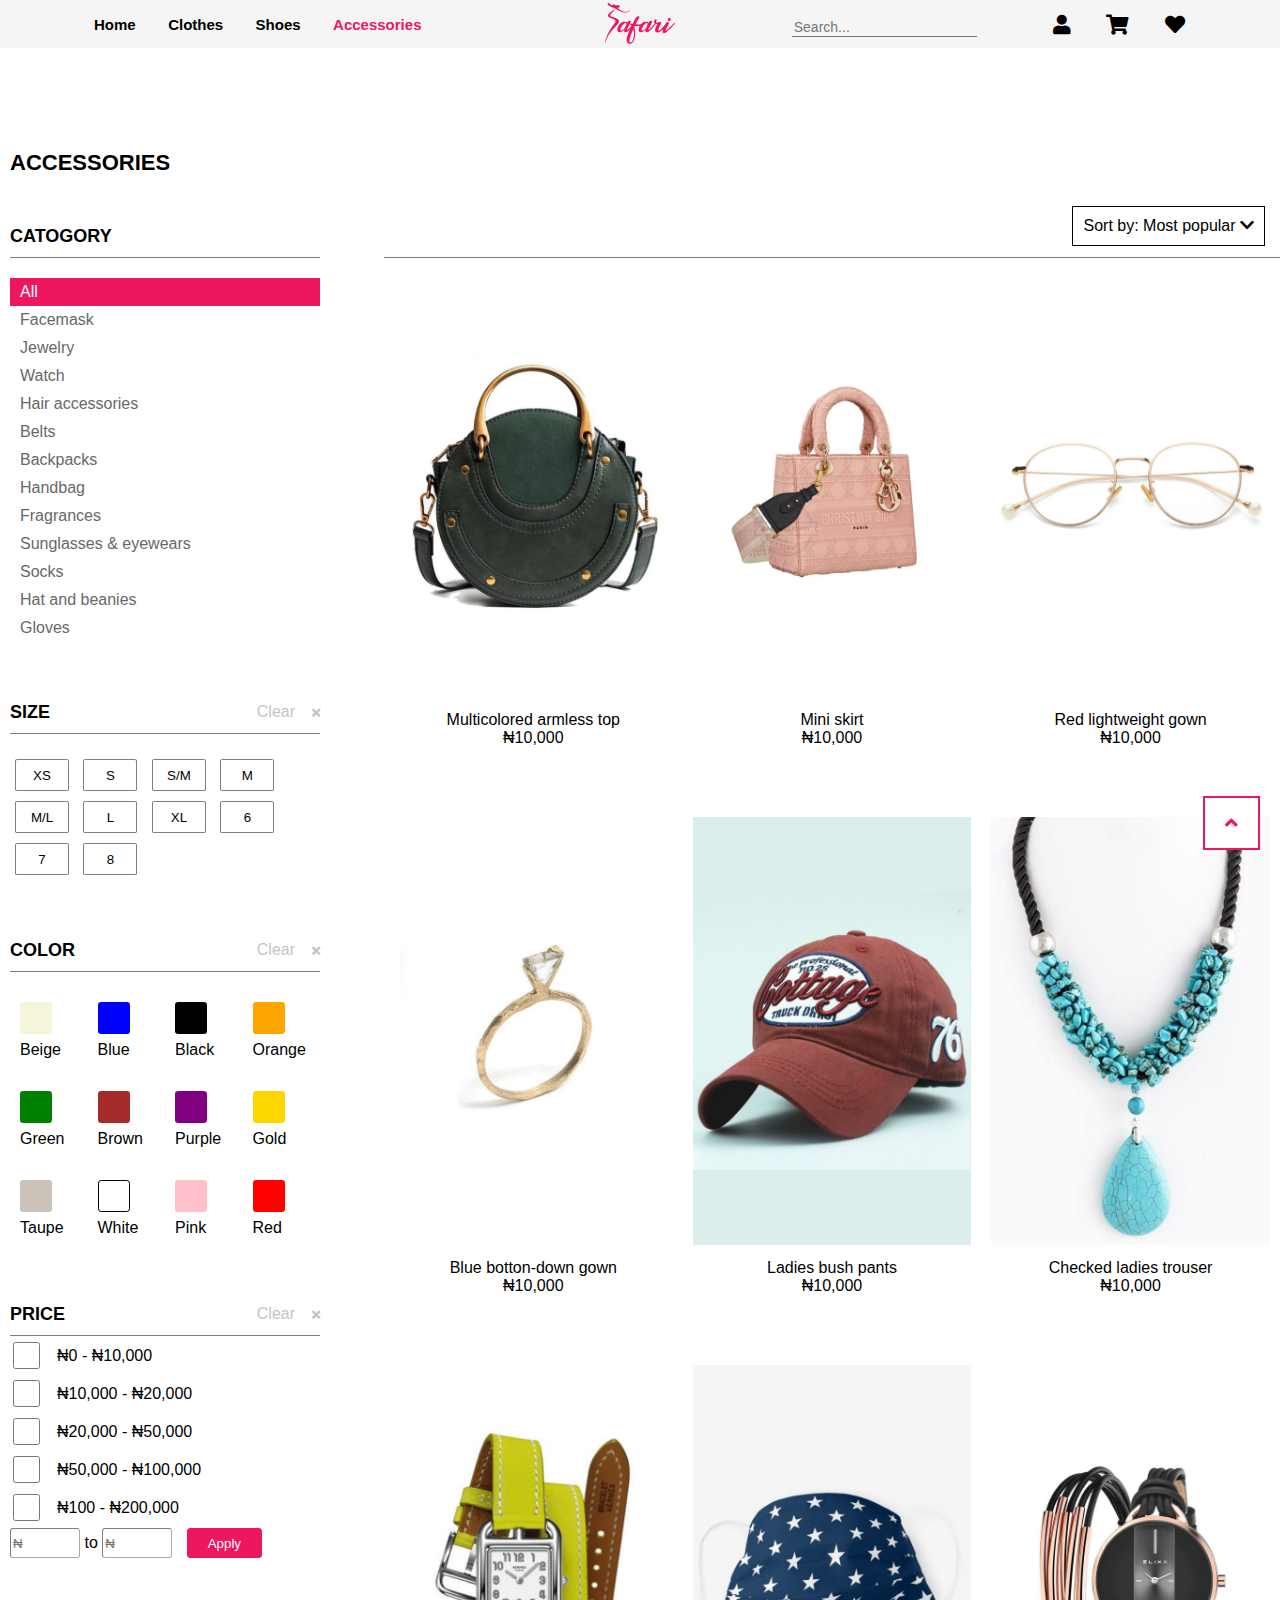
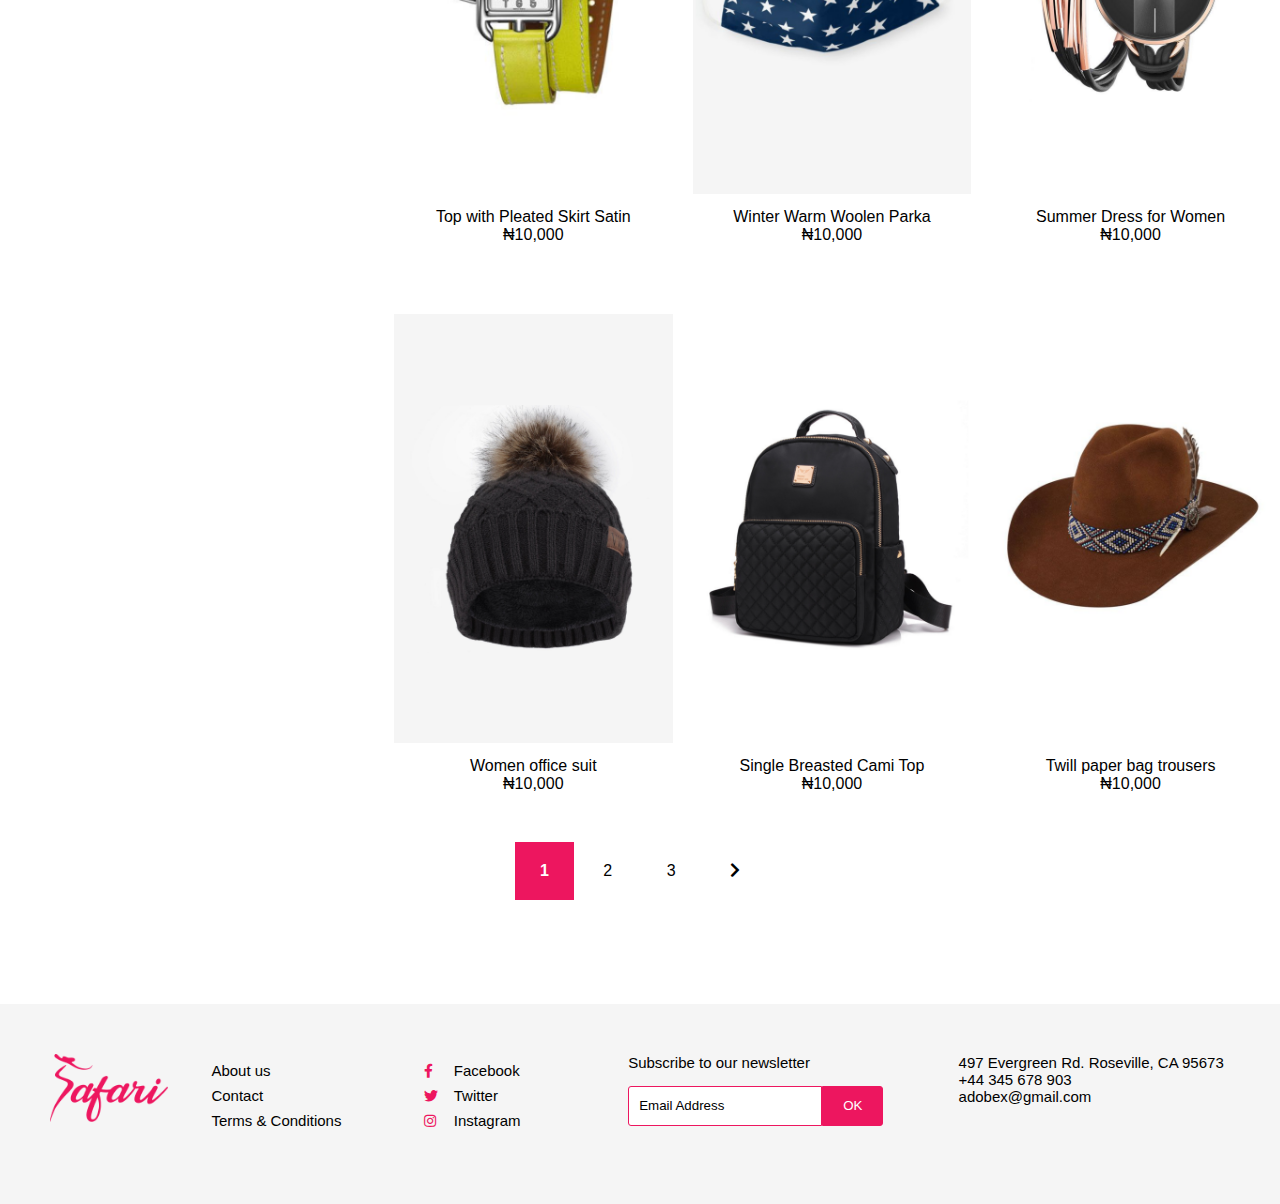
<file: Accessories/index.html>
<!DOCTYPE html>
<html lang="en">
<head>
    <meta charset="UTF-8">
    <meta http-equiv="X-UA-Compatible" content="IE=edge">
    <meta name="viewport" content="width=device-width, initial-scale=1.0">
    <link rel="stylesheet" href="../HeaderFooter.css">
    <link rel="stylesheet" href="./assets/css/style.css">
    <link rel="stylesheet" href="./assets/css/responsive.css">
    <link rel="icon" href="./assets/images/logo_icon.png" type="image/x-icon"/>
    <link rel="stylesheet" href="https://cdnjs.cloudflare.com/ajax/libs/font-awesome/5.15.3/css/all.min.css"> 
    <title>Safari store</title>
</head>
<body>
    <div id="main">
        <div id="header">
            <div id="mobile_navbar" class="mobile_navbar">
                <i class="fas fa-bars"></i>
            </div>

            <div class="right_navbar">
                <input placeholder="Search..." class="input_search" type="text">
                <i class="search_icon fas fa-search"></i>
                <a href="./../Sign-inCreate-account/index.html"><i class="user_icon fas fa-user"></i></a>
                <a href="./../Cart/index.html"><i class="shopping_icon fas fa-shopping-cart"></i></a>
                <a href="./../Favorites/index.html"><i class="heart_icon fas fa-heart"></i></a>
            </div>

            <ul class="navbar">
                    <li>
                        <a href="./../Home/index.html">Home</a>
                    </li>
                    <li>
                        <a href="./../Clothes/index.html">Clothes</a>
                    </li>
                    <li>
                        <a href="./../Shoes/index.html">Shoes</a>
                    </li>
                    <li>
                        <a href="./../Accessories/index.html">Accessories</a>
                    </li>
            </ul>
            <div class="logo">
                <a href="./../Home/index.html"><img src="./assets/images/Logo.png" alt="logo.jpg"></a>
            </div>
        </div>

        <div id="content">
            <h1 class="title">ACCESSORIES</h1>
            <input type="checkbox" class="nav_input" id="nav_menu">
            <label for="nav_menu" class="nav_overlay">
                    
            </label>

            <div class="menu">
                <div class="category">
                    <div class="nav-title">
                        <h2>CATOGORY</h2>
                    </div>

                    <div class="pick_style">
                        <li class="active"><a href="#"></a>All</li>
                        <li><a href="#"></a>Facemask</li>
                        <li><a href="#"></a>Jewelry</li>
                        <li><a href="#"></a>Watch</li>
                        <li><a href="#"></a>Hair accessories</li>
                        <li><a href="#"></a>Belts</li>
                        <li><a href="#"></a>Backpacks</li>
                        <li><a href="#"></a>Handbag</li>
                        <li><a href="#"></a>Fragrances</li>
                        <li><a href="#"></a>Sunglasses & eyewears</li>
                        <li><a href="#"></a>Socks</li>
                        <li><a href="#"></a>Hat and beanies</li>
                        <li><a href="#"></a>Gloves</li>
                    </div>    
                </div>

                <div class="size">
                    <div class="nav-title">
                        <h2>SIZE</h2>
                        <div class="clear">
                            <p>Clear</p>
                            <i class="fas fa-times"></i>
                        </div>
                    </div>
                
                    <div class="pick_size">
                        <button>XS</button>
                        <button>S</button>
                        <button>S/M</button>
                        <button>M</button>
                        <button>M/L</button>
                        <button>L</button>
                        <button>XL</button>
                        <button>6</button>
                        <button>7</button>
                        <button>8</button>
                    </div>    
                </div>

                <div class="color">
                    <div class="nav-title">
                        <h2>COLOR</h2>
                        <div class="clear">
                            <p>Clear</p>
                            <i class="fas fa-times"></i>
                        </div>
                    </div>
            
                    <div class="pick_color">
                        <li><div class="rectangle_color" style="background-color: beige;"><a href=""></a></div>Beige</li>
                        <li><div class="rectangle_color" style="background-color: blue"><a href=""></a></div>Blue</li>
                        <li><div class="rectangle_color" style="background-color: black"><a href=""></a></div>Black</li>
                        <li><div class="rectangle_color" style="background-color: orange"><a href=""></a></div>Orange</li>
                        <li><div class="rectangle_color" style="background-color: green"><a href=""></a></div>Green</li>
                        <li><div class="rectangle_color" style="background-color: brown"><a href=""></a></div>Brown</li>
                        <li><div class="rectangle_color" style="background-color: purple"><a href=""></a></div>Purple</li>
                        <li><div class="rectangle_color" style="background-color: gold"><a href=""></a></div>Gold</li>
                        <li><div class="rectangle_color" style="background-color: #CAC1B8"><a href=""></a></div>Taupe</li>
                        <li><div class="rectangle_color" style="background-color: white; border: 1px solid black;"><a href=""></a></div>White</li>
                        <li><div class="rectangle_color" style="background-color: pink"><a href=""></a></div>Pink</li>
                        <li><div class="rectangle_color" style="background-color: red"><a href=""></a></div>Red</li>
                    </div>    
                </div>

                <div class="price">
                    <div class="nav-title">
                        <h2>PRICE</h2>
                        <div class="clear">
                            <p>Clear</p>
                            <i class="fas fa-times"></i>
                        </div>
                    </div>

                    <div class="pick_price">
                        <table>
                            <tr>
                                <td><input type="checkbox" id="0-10k" ></td>
                                <td><label for="0-10k">₦0 - ₦10,000</label></td>
                            </tr>
                            <tr>
                                <td><input type="checkbox" id="10k-20k"></td>
                                <td><label for="10k-20k">₦10,000 - ₦20,000</label></td>
                            </tr>
                            <tr>
                                <td><input type="checkbox" id="20k-50k"></td>
                                <td><label for="20k-50k">₦20,000 - ₦50,000</label></td>
                            </tr>
                            <tr>
                                <td><input type="checkbox" id="50k-100k"></td>
                                <td><label for="50k-100k">₦50,000 - ₦100,000</td></label></td>
                            </tr>
                            <tr>
                                <td><input type="checkbox" id="100k-200k"></td>
                                <td><label for="100k-200k">₦100 - ₦200,000</label></td>
                            </tr>
                        </table>
                        <input type="number" placeholder="₦" step="5000"> to <input type="number" placeholder="₦" step="5000">
                        <button>Apply</button>
                    </div>
                </div>
            </div>

            <div class="main_product">
                <label for="nav_menu" class="bo_loc">
                    <i class="fas fa-filter"></i>Lọc
                </label>

                <div class="sortby">
                    <ul>
                        <li class="Sort">
                            <a href="">Sort by: Most popular
                                <i class="fas fa-chevron-down"></i>
                            </a>
                        </li>
                        <ul class="sub_sortby">
                            <li style="border-top: 1px solid rgba(0, 0, 0, 0.25);"><a href="">Most popular</a></li>
                            <li><a href="">Best selling</a></li>
                            <li><a href="">Price: High to Low</a></li>
                            <li><a href="">Price: Low to High</a></li>
                        </ul>
                    </ul>
                </div>

                <div class="products">
                    <div class="product">
                        <div class="img_product">
                            <img src="./assets/images/accessory 1.png" alt="">
                            <div class="product_hover">
                                <a href=""><i class="far fa-heart"></i></a>
                                <a href=""><i class="fas fa-shopping-cart">   ADD TO CART</i></a>
                            </div>
                        </div>
                        <p>Multicolored armless top <br>₦10,000</p>
                    </div>
                    <div class="product">
                        <div class="img_product">
                            <img src="./assets/images/accessory 2.png" alt="">
                            <div class="product_hover">
                                <a href=""><i class="far fa-heart"></i></a>
                                <a href=""><i class="fas fa-shopping-cart">   ADD TO CART</i></a>
                            </div>
                        </div>
                        <p>Mini skirt<br>₦10,000</p>
                    </div>
                    <div class="product">
                        <div class="img_product">
                            <img src="./assets/images/accessory 3.png" alt="">
                            <div class="product_hover">
                                <a href=""><i class="far fa-heart"></i></a>
                                <a href=""><i class="fas fa-shopping-cart">   ADD TO CART</i></a>
                            </div>
                        </div>
                        <p>Red lightweight gown<br>₦10,000</p>
                    </div>
                    <div class="product">
                        <div class="img_product">
                            <img src="./assets/images/accessory 4.png" alt="">
                            <div class="product_hover">
                                <a href=""><i class="far fa-heart"></i></a>
                                <a href=""><i class="fas fa-shopping-cart">   ADD TO CART</i></a>
                            </div>
                        </div>
                        <p>Blue botton-down gown <br>₦10,000</p>
                    </div>
                    <div class="product">
                        <div class="img_product">
                            <img src="./assets/images/accessory 5.png" alt="">
                            <div class="product_hover">
                                <a href=""><i class="far fa-heart"></i></a>
                                <a href=""><i class="fas fa-shopping-cart">   ADD TO CART</i></a>
                            </div>
                        </div>
                        <p>Ladies bush pants<br>₦10,000</p>
                    </div>
                    <div class="product">
                        <div class="img_product">
                            <img src="./assets/images/accessory 6.png" alt="">
                            <div class="product_hover">
                                <a href=""><i class="far fa-heart"></i></a>
                                <a href=""><i class="fas fa-shopping-cart">   ADD TO CART</i></a>
                            </div>
                        </div>
                        <p>Checked ladies trouser<br>₦10,000</p>
                    </div>
                    <div class="product">
                        <div class="img_product">
                            <img src="./assets/images/accessory 7.png" alt="">
                            <div class="product_hover">
                                <a href=""><i class="far fa-heart"></i></a>
                                <a href=""><i class="fas fa-shopping-cart">   ADD TO CART</i></a>
                            </div>
                        </div>
                        <p>Top with Pleated Skirt Satin<br>₦10,000</p>
                    </div>
                    <div class="product">
                        <div class="img_product">
                             <img src="./assets/images/accessory 8.png" alt="">
                             <div class="product_hover">
                                <a href=""><i class="far fa-heart"></i></a>
                                <a href=""><i class="fas fa-shopping-cart">   ADD TO CART</i></a>
                            </div>
                        </div>
                        <p>Winter Warm Woolen Parka<br>₦10,000</p>
                    </div>
                    <div class="product">
                        <div class="img_product">
                             <img src="./assets/images/accessory 9.png" alt="">
                             <div class="product_hover">
                                <a href=""><i class="far fa-heart"></i></a>
                                <a href=""><i class="fas fa-shopping-cart">   ADD TO CART</i></a>
                            </div>
                        </div>
                        <p>Summer Dress for Women<br>₦10,000</p>
                    </div>
                    <div class="product">
                        <div class="img_product">
                            <img src="./assets/images/accessory 10.png" alt="">
                            <div class="product_hover">
                                <a href=""><i class="far fa-heart"></i></a>
                                <a href=""><i class="fas fa-shopping-cart">   ADD TO CART</i></a>
                            </div>
                        </div>
                        <p>Women office suit<br>₦10,000</p>
                    </div>
                    <div class="product">
                        <div class="img_product">
                            <img src="./assets/images/accessory 11.png" alt="">
                            <div class="product_hover">
                                <a href=""><i class="far fa-heart"></i></a>
                                <a href=""><i class="fas fa-shopping-cart">   ADD TO CART</i></a>
                            </div>
                        </div>
                        <p>Single Breasted Cami Top<br>₦10,000</p>
                    </div>
                    <div class="product">
                        <div class="img_product">
                            <img src="./assets/images/accessory 12.png" alt="">
                            <div class="product_hover">
                                <a href=""><i class="far fa-heart"></i></a>
                                <a href=""><i class="fas fa-shopping-cart">   ADD TO CART</i></a>
                            </div>
                        </div>
                        <p>Twill paper bag trousers<br>₦10,000</p>
                    </div>
                </div>

            </div>
            
            <div class="next_page">
                <li><a class="active" href="#page1">1</a></li>
                <li><a href="#page2">2</a></li>
                <li><a href="#page3">3</a></li>
                <li><a href="#next_page"><i class="fas fa-chevron-right"></i></a></li>
            </div>
        </div>
        <a href="#"><i class="fas fa-angle-up"></i></a>



        <div id="footer">
            <div class="logo">
                <img src="./assets/images/Logo.png" alt="">
            </div>

            <div class="infomation">
                <li><a href="">About us</a></li>
                <li><a href="">Contact</a></li>
                <li><a href="">Terms & Conditions</a></li>
            </div>

            <div class="social">
                <li><a href=""><i class="fab fa-facebook-f"></i></a>Facebook</li>
                <li><a href=""><i class="fab fa-twitter"></i></a>Twitter</li>
                <li><a href=""><i class="fab fa-instagram"></i></a>Instagram</li>
            </div>

            <div class="subscribe">
                <p>Subscribe to our newsletter</p>
                <div class="email">
                    <input type="text" placeholder="Email Address">
                    <button>OK</button>
                </div>
            </div>

            <div class="contact">
                <p>497 Evergreen Rd. Roseville, CA 95673 <br>+44 345 678 903 <br>adobex@gmail.com</p>
            </div>
        </div>
        <div class="overlay" style="display: none; position: fixed; background-color: rgba(0, 0, 0, 0.25); top: 0; right: 0; bottom: 0; left: 0; z-index: 10;">
            
        </div>
        <input class="mobileSearchInput" style="display: none; position: fixed;
            top: 50%;
            left: 50%;
            transform: translate(-50%, -50%);
            width: 70%;
            height: 40px;
            font-size: 20px;
            padding: 0 10px;
            outline: none;
            z-index: 20;" placeholder="Search..." class="input_search" type="text">
    </div>

    <script src="/HeaderFooter.js"></script>
    <script>
        document.querySelectorAll('.navbar li a')[3].style.color = '#ED165F';
    </script>
</body>
</html>
</file>
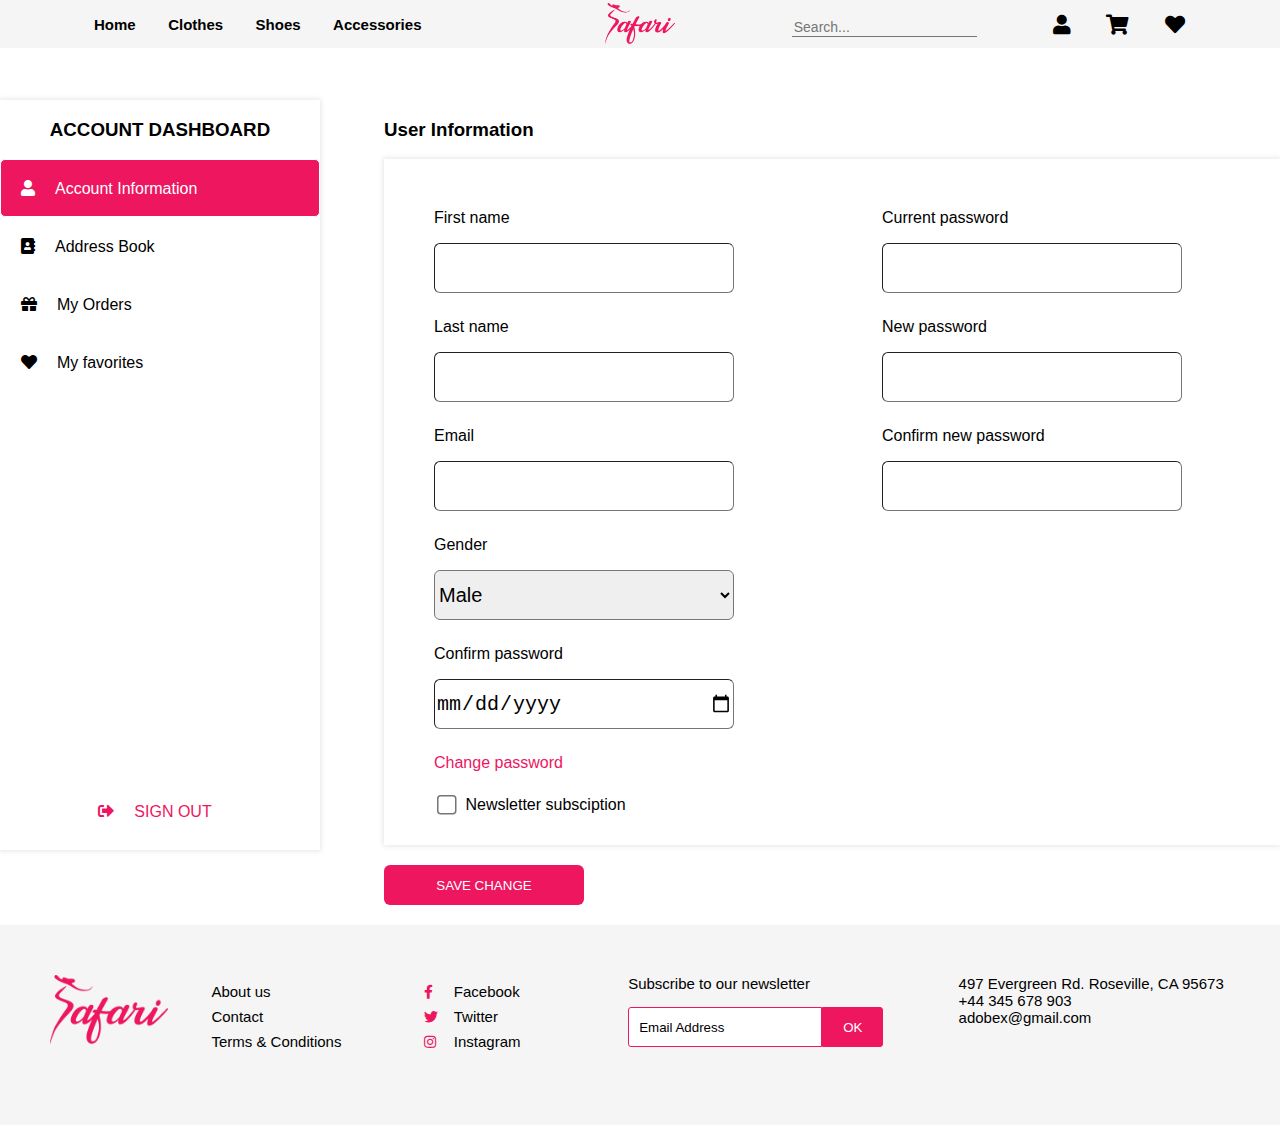
<file: Account/index.html>
<!DOCTYPE html>
<html lang="en">
<head>
    <meta charset="UTF-8">
    <meta http-equiv="X-UA-Compatible" content="IE=edge">
    <meta name="viewport" content="width=device-width, initial-scale=1.0">
    <link rel="stylesheet" href="../HeaderFooter.css">
    <link rel="stylesheet" href="./assets/css/style.css">
    <link rel="stylesheet" href="./assets/css/responsive.css">
    <link rel="icon" href="./assets/images/logo_icon.png" type="image/x-icon"/>
    <link rel="stylesheet" href="https://cdnjs.cloudflare.com/ajax/libs/font-awesome/5.15.3/css/all.min.css"> 
    <title>Safari store</title>
</head>
<body>
    <div id="main">
        <div id="header">
            <div id="mobile_navbar" class="mobile_navbar">
                <i class="fas fa-bars"></i>
            </div>

            <div class="right_navbar">
                <input placeholder="Search..." class="input_search" type="text">
                <i class="search_icon fas fa-search"></i>
                <a href="./../Sign-inCreate-account/index.html"><i class="user_icon fas fa-user"></i></a>
                <a href="./../Cart/index.html"><i class="shopping_icon fas fa-shopping-cart"></i></a>
                <a href="./../Favorites/index.html"><i class="heart_icon fas fa-heart"></i></a>
            </div>

            <ul class="navbar">
                    <li>
                        <a href="./../Home/index.html">Home</a>
                    </li>
                    <li>
                        <a href="./../Clothes/index.html">Clothes</a>
                    </li>
                    <li>
                        <a href="./../Shoes/index.html">Shoes</a>
                    </li>
                    <li>
                        <a href="./../Accessories/index.html">Accessories</a>
                    </li>
            </ul>
            <div class="logo">
                <a href="./../Home/index.html"><img src="./assets/images/Logo.png" alt="logo.jpg"></a>
            </div>
        </div>

        <div id="content">

            <div class="account_dashboard col-3 col-s-4">
                <div class="title">
                    <h3>ACCOUNT DASHBOARD</h3>
                </div>
                <div class="menu">
                    <ul>
                        <li >
                            <a class="active" href="./../Account_information/index.html"><i class="fas fa-user"></i><span>Account Information</span></a>
                        </li>
                        <li>
                            <a href="./../Address_book/index.html"><i class="fas fa-address-book"></i><span>Address Book</span></a>
                        </li>
                        <li>
                            <a href="./../Order/index.html"><i class="fas fa-gift"></i><span>My Orders</span></a>
                        </li>
                        <li>
                            <a href="./../Favorites/index.html"><i class="fas fa-heart"></i><span>My favorites</span></a>
                        </li>
                    </ul>
                    <li class="sign_out">
                        <a style="color: #ED165F;"  href="./../Sign-inCreate-account/index.html"><i class="fas fa-sign-out-alt"></i><span>SIGN OUT</span></a>
                    </li>
                    
                </div>
            </div>

            <div class="user_information col-9 col-s-8">
                <div class="information">
                    <h3>User Information</h3>
                    <div class="form_information">
                        <div class="change_infor col-6 col-s-12">
                            <label for="">First name</label>
                            <input type="text">
                            <label for="">Last name</label>
                            <input type="text">
                            <label for="">Email</label>
                            <input type="text">
                            <label for="gender">Gender</label>
                            <select name="gender" id="gender">
                                <option value="male">Male</option>
                                <option value="female">Female</option>
                            </select>
                            <label for="">Confirm password</label>
                            <input type="date">
                            <a href="#">Change password</a>
                            <table style="margin-top: 20px;" class="remember">
                                <td><input style="width: auto; height: auto; zoom: 1.5; margin: 0;" type="checkbox"></td>
                                <td><label style="width: auto; height: auto; padding-left: 5px;" for="">Newsletter subsciption</label></td>
                            </table>
                        </div>
                        
                        <div class="change_password col-6 col-s-12">
                            <label for="">Current password</label>
                            <input type="text">
                            <label for="">New password</label>
                            <input type="text">
                            <label for="">Confirm new password</label>
                            <input type="text">
                        </div>
                    </div>
                    <button>Save change</button>

                </div>
            </div>


        </div>



        <div id="footer">
            <div class="logo">
                <img src="./assets/images/Logo.png" alt="">
            </div>

            <div class="infomation">
                <li><a href="">About us</a></li>
                <li><a href="">Contact</a></li>
                <li><a href="">Terms & Conditions</a></li>
            </div>

            <div class="social">
                <li><a href=""><i class="fab fa-facebook-f"></i></a>Facebook</li>
                <li><a href=""><i class="fab fa-twitter"></i></a>Twitter</li>
                <li><a href=""><i class="fab fa-instagram"></i></a>Instagram</li>
            </div>

            <div class="subscribe">
                <p>Subscribe to our newsletter</p>
                <div class="email">
                    <input type="text" placeholder="Email Address">
                    <button>OK</button>
                </div>
            </div>

            <div class="contact">
                <p>497 Evergreen Rd. Roseville, CA 95673 <br>+44 345 678 903 <br>adobex@gmail.com</p>
            </div>
        </div>
        <div class="overlay" style="display: none; position: fixed; background-color: rgba(0, 0, 0, 0.25); top: 0; right: 0; bottom: 0; left: 0; z-index: 10;">
            
        </div>
        <input class="mobileSearchInput" style="display: none; position: fixed;
            top: 50%;
            left: 50%;
            transform: translate(-50%, -50%);
            width: 70%;
            height: 40px;
            font-size: 20px;
            padding: 0 10px;
            outline: none;
            z-index: 20;" placeholder="Search..." class="input_search" type="text">

    </div>

    <script src="/HeaderFooter.js"></script>

</body>
</html>
</file>
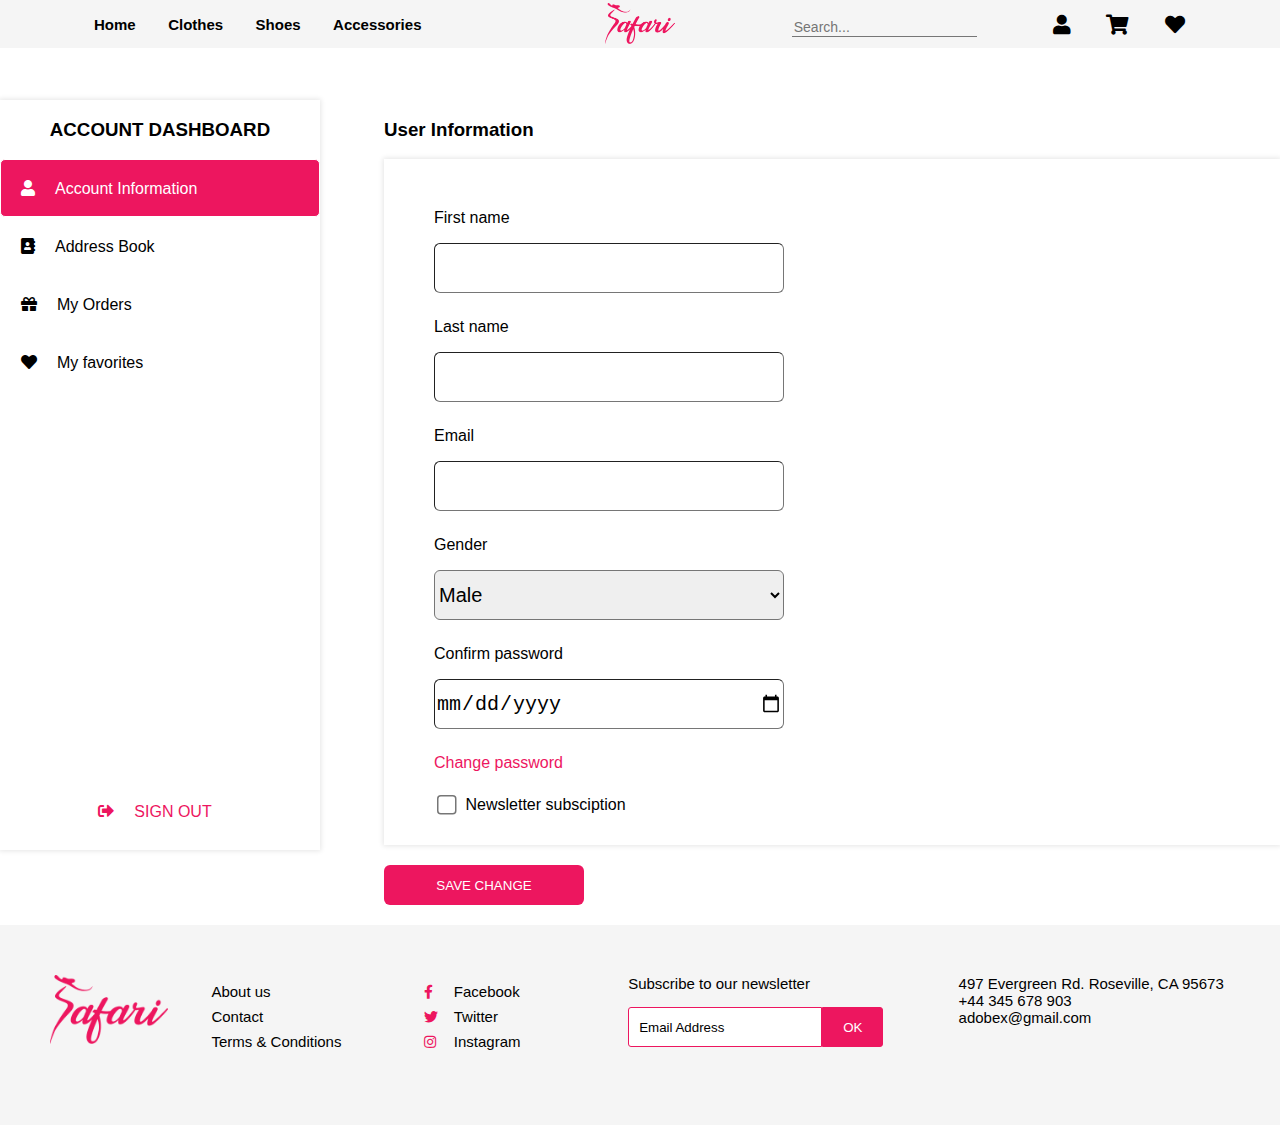
<file: Account_information/index.html>
<!DOCTYPE html>
<html lang="en">
<head>
    <meta charset="UTF-8">
    <meta http-equiv="X-UA-Compatible" content="IE=edge">
    <meta name="viewport" content="width=device-width, initial-scale=1.0">
    <link rel="stylesheet" href="../HeaderFooter.css">
    <link rel="stylesheet" href="./assets/css/style.css">
    <link rel="stylesheet" href="./assets/css/responsive.css">
    <link rel="icon" href="./assets/images/logo_icon.png" type="image/x-icon"/>
    <link rel="stylesheet" href="https://cdnjs.cloudflare.com/ajax/libs/font-awesome/5.15.3/css/all.min.css"> 
    <title>Safari store</title>
</head>
<body>
    <div id="main">
        <div id="header">
            <div id="mobile_navbar" class="mobile_navbar">
                <i class="fas fa-bars"></i>
            </div>

            <div class="right_navbar">
                <input placeholder="Search..." class="input_search" type="text">
                <i class="search_icon fas fa-search"></i>
                <a href="./../Sign-inCreate-account/index.html"><i class="user_icon fas fa-user"></i></a>
                <a href="./../Cart/index.html"><i class="shopping_icon fas fa-shopping-cart"></i></a>
                <a href="./../Favorites/index.html"><i class="heart_icon fas fa-heart"></i></a>
            </div>

            <ul class="navbar">
                    <li>
                        <a href="./../Home/index.html">Home</a>
                    </li>
                    <li>
                        <a href="./../Clothes/index.html">Clothes</a>
                    </li>
                    <li>
                        <a href="./../Shoes/index.html">Shoes</a>
                    </li>
                    <li>
                        <a href="./../Accessories/index.html">Accessories</a>
                    </li>
            </ul>
            <div class="logo">
                <a href="./../Home/index.html"><img src="./assets/images/Logo.png" alt="logo.jpg"></a>
            </div>
        </div>

        <div id="content">

            <div class="account_dashboard col-3 col-s-4">
                <div class="title">
                    <h3>ACCOUNT DASHBOARD</h3>
                </div>
                <div class="menu">
                    <ul>
                        <li>
                            <a class="active" href="./../Account_information/index.html"><i class="fas fa-user"></i><span>Account Information</span></a>
                        </li>
                        <li>
                            <a href="./../Address_book/index.html"><i class="fas fa-address-book"></i><span>Address Book</span></a>
                        </li>
                        <li>
                            <a href="./../Order/index.html"><i class="fas fa-gift"></i><span>My Orders</span></a>
                        </li>
                        <li>
                            <a href="./../Favorites/index.html"><i class="fas fa-heart"></i><span>My favorites</span></a>
                        </li>
                    </ul>      
                    <li class="sign_out">
                        <a style="color: #ED165F;"  href="./../Sign-inCreate-account/index.html"><i class="fas fa-sign-out-alt"></i><span>SIGN OUT</span></a>
                    </li>
                    
                </div>
            </div>

            <div class="user_information col-9 col-s-8">
                <div class="information">
                    <h3>User Information</h3>
                    <div class="form_information">
                        <label for="">First name</label>
                        <input type="text">
                        <label for="">Last name</label>
                        <input type="text">
                        <label for="">Email</label>
                        <input type="text">
                        <label for="gender">Gender</label>
                        <select name="gender" id="gender">
                            <option value="male">Male</option>
                            <option value="female">Female</option>
                        </select>
                        <label for="">Confirm password</label>
                        <input type="date">
                        <a href="./../Account/index.html">Change password</a>
                        <table style="margin-top: 20px;" class="remember">
                            <td><input style="width: auto; height: auto; zoom: 1.5; margin: 0;" type="checkbox"></td>
                            <td><label style="width: auto; height: auto; padding-left: 5px;" for="">Newsletter subsciption</label></td>
                        </table>

                    </div>
                    <button>Save change</button>

                </div>
            </div>


        </div>



        <div id="footer">
            <div class="logo">
                <img src="./assets/images/Logo.png" alt="">
            </div>

            <div class="infomation">
                <li><a href="">About us</a></li>
                <li><a href="">Contact</a></li>
                <li><a href="">Terms & Conditions</a></li>
            </div>

            <div class="social">
                <li><a href=""><i class="fab fa-facebook-f"></i></a>Facebook</li>
                <li><a href=""><i class="fab fa-twitter"></i></a>Twitter</li>
                <li><a href=""><i class="fab fa-instagram"></i></a>Instagram</li>
            </div>

            <div class="subscribe">
                <p>Subscribe to our newsletter</p>
                <div class="email">
                    <input type="text" placeholder="Email Address">
                    <button>OK</button>
                </div>
            </div>

            <div class="contact">
                <p>497 Evergreen Rd. Roseville, CA 95673 <br>+44 345 678 903 <br>adobex@gmail.com</p>
            </div>
        </div>
        <div class="overlay" style="display: none; position: fixed; background-color: rgba(0, 0, 0, 0.25); top: 0; right: 0; bottom: 0; left: 0; z-index: 10;">
            
        </div>
        <input class="mobileSearchInput" style="display: none; position: fixed;
            top: 50%;
            left: 50%;
            transform: translate(-50%, -50%);
            width: 70%;
            height: 40px;
            font-size: 20px;
            padding: 0 10px;
            outline: none;
            z-index: 20;" placeholder="Search..." class="input_search" type="text">
    </div>

    <script src="/HeaderFooter.js"></script>

</body>
</html>
</file>
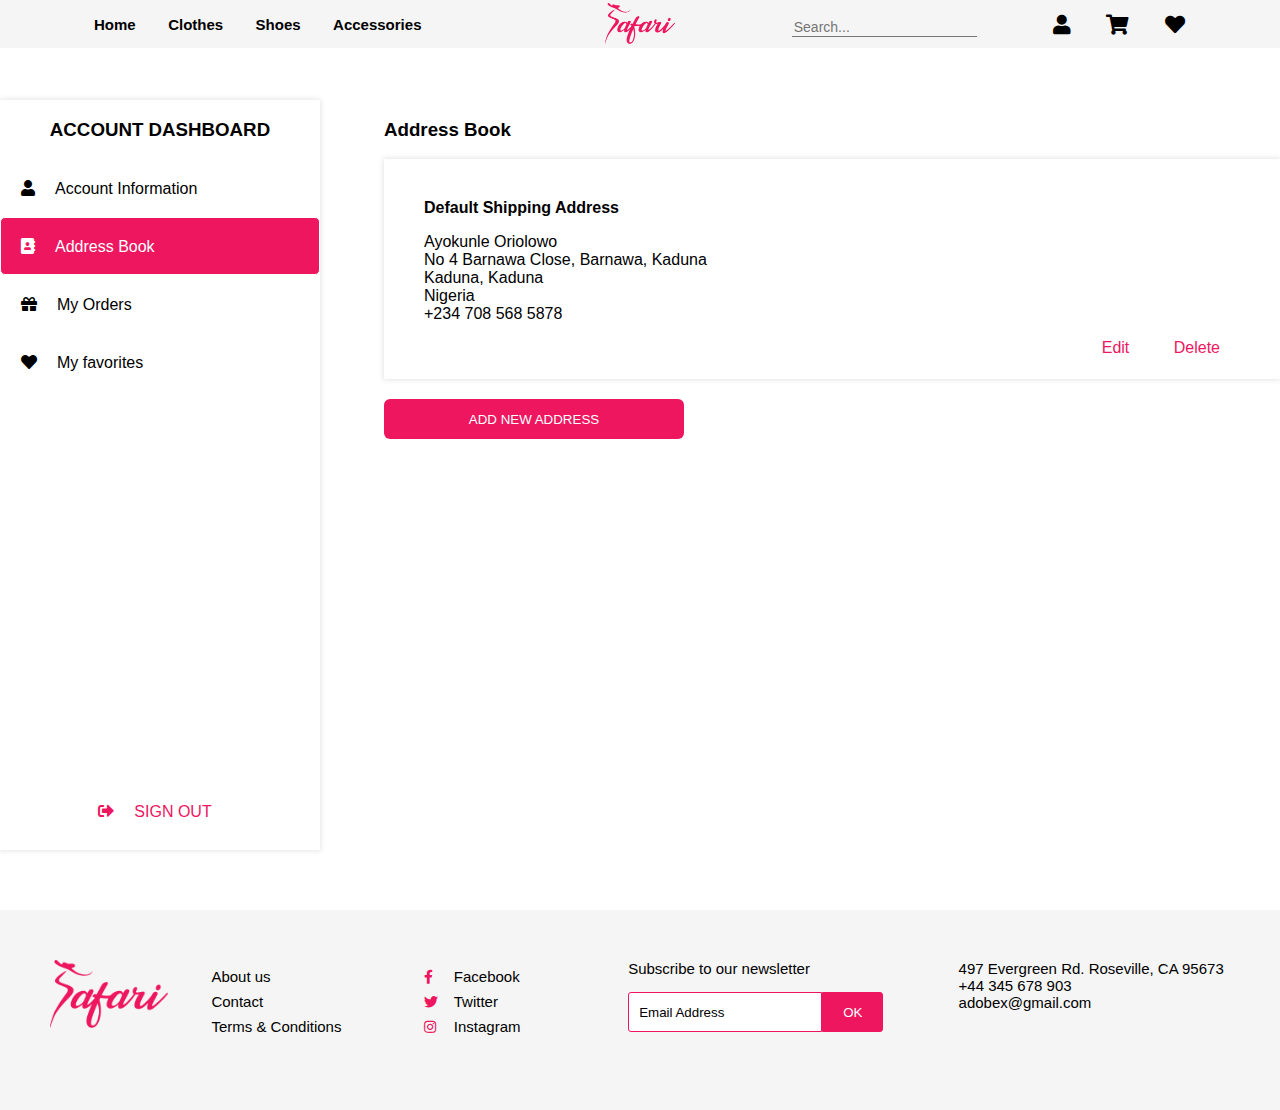
<file: Address_book/index.html>
<!DOCTYPE html>
<html lang="en">
<head>
    <meta charset="UTF-8">
    <meta http-equiv="X-UA-Compatible" content="IE=edge">
    <meta name="viewport" content="width=device-width, initial-scale=1.0">
    <link rel="stylesheet" href="../HeaderFooter.css">
    <link rel="stylesheet" href="./assets/css/style.css">
    <link rel="stylesheet" href="./assets/css/responsive.css">
    <link rel="icon" href="./assets/images/logo_icon.png" type="image/x-icon"/>
    <link rel="stylesheet" href="https://cdnjs.cloudflare.com/ajax/libs/font-awesome/5.15.3/css/all.min.css"> 
    <title>Safari store</title>
</head>
<body>
    <div id="main">
        <div id="header">
            <div id="mobile_navbar" class="mobile_navbar">
                <i class="fas fa-bars"></i>
            </div>

            <div class="right_navbar">
                <input placeholder="Search..." class="input_search" type="text">
                <i class="search_icon fas fa-search"></i>
                <a href="./../Sign-inCreate-account/index.html"><i class="user_icon fas fa-user"></i></a>
                <a href="./../Cart/index.html"><i class="shopping_icon fas fa-shopping-cart"></i></a>
                <a href="./../Favorites/index.html"><i class="heart_icon fas fa-heart"></i></a>
            </div>

            <ul class="navbar">
                    <li>
                        <a href="./../Home/index.html">Home</a>
                    </li>
                    <li>
                        <a href="./../Clothes/index.html">Clothes</a>
                    </li>
                    <li>
                        <a href="./../Shoes/index.html">Shoes</a>
                    </li>
                    <li>
                        <a href="./../Accessories/index.html">Accessories</a>
                    </li>
            </ul>
            <div class="logo">
                <a href="./../Home/index.html"><img src="./assets/images/Logo.png" alt="logo.jpg"></a>
            </div>
        </div>

        <div id="content">

            <div class="account_dashboard col-3 col-s-4">
                <div class="title">
                    <h3>ACCOUNT DASHBOARD</h3>
                </div>
                <div class="menu">
                    <ul>
                        <li>
                            <a href="./../Account_information/index.html"><i class="fas fa-user"></i><span>Account Information</span></a>
                        </li>
                        <li>
                            <a class="active" href="./../Address_book/index.html"><i class="fas fa-address-book"></i><span>Address Book</span></a>
                        </li>
                        <li>
                            <a href="./../Order/index.html"><i class="fas fa-gift"></i><span>My Orders</span></a>
                        </li>
                        <li>
                            <a href="./../Favorites/index.html"><i class="fas fa-heart"></i><span>My favorites</span></a>
                        </li>
                    </ul>
                    <li class="sign_out">
                        <a style="color: #ED165F;"  href="./../Sign-inCreate-account/index.html"><i class="fas fa-sign-out-alt"></i><span>SIGN OUT</span></a>
                    </li>
                    
                </div>
            </div>

            <div class="address_book col-9 col-s-8">
                <div class="add_infor">
                    <h3>Address Book</h3>
                    <div class="form_address">
                        <h4>Default Shipping Address</h4>
                        <p>
                            Ayokunle Oriolowo <br>
                            No 4 Barnawa Close, Barnawa, Kaduna <br>
                            Kaduna, Kaduna <br>
                            Nigeria <br>
                            +234 708 568 5878 <br>
                        </p>
                        <div class="edit_del">
                            <a href="">Edit</a>
                            <a href="">Delete</a>
                        </div>  
                    </div>
                    <button>Add new address</button>

                </div>
            </div>


        </div>




        <div id="footer">
            <div class="logo">
                <img src="./assets/images/Logo.png" alt="">
            </div>

            <div class="infomation">
                <li><a href="">About us</a></li>
                <li><a href="">Contact</a></li>
                <li><a href="">Terms & Conditions</a></li>
            </div>

            <div class="social">
                <li><a href=""><i class="fab fa-facebook-f"></i></a>Facebook</li>
                <li><a href=""><i class="fab fa-twitter"></i></a>Twitter</li>
                <li><a href=""><i class="fab fa-instagram"></i></a>Instagram</li>
            </div>

            <div class="subscribe">
                <p>Subscribe to our newsletter</p>
                <div class="email">
                    <input type="text" placeholder="Email Address">
                    <button>OK</button>
                </div>
            </div>

            <div class="contact">
                <p>497 Evergreen Rd. Roseville, CA 95673 <br>+44 345 678 903 <br>adobex@gmail.com</p>
            </div>
        </div>
        <div class="overlay" style="display: none; position: fixed; background-color: rgba(0, 0, 0, 0.25); top: 0; right: 0; bottom: 0; left: 0; z-index: 10;">
            
        </div>
        <input class="mobileSearchInput" style="display: none; position: fixed;
            top: 50%;
            left: 50%;
            transform: translate(-50%, -50%);
            width: 70%;
            height: 40px;
            font-size: 20px;
            padding: 0 10px;
            outline: none;
            z-index: 20;" placeholder="Search..." class="input_search" type="text">
    </div>

    <script src="/HeaderFooter.js"></script>

</body>
</html>
</file>
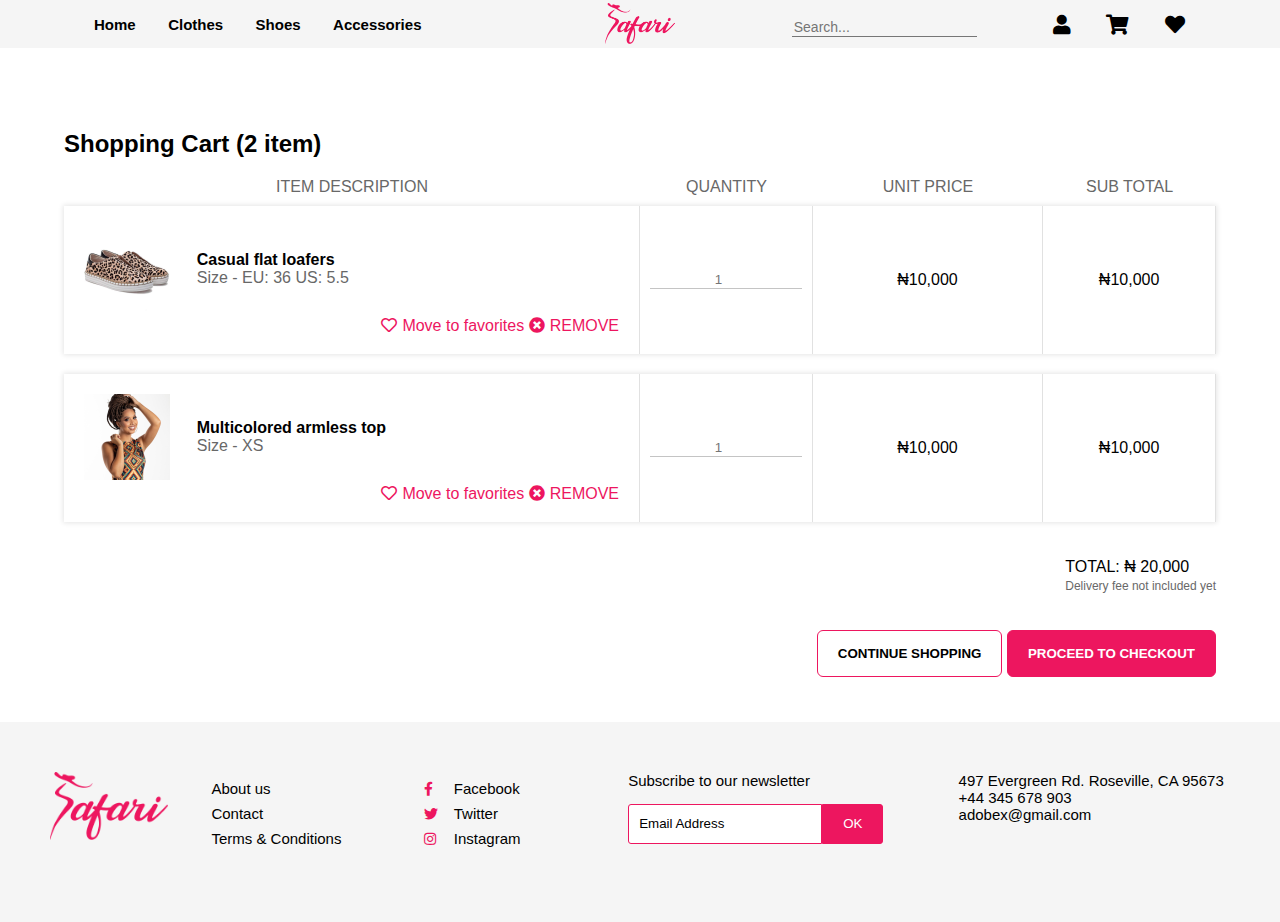
<file: Cart/index.html>
<!DOCTYPE html>
<html lang="en">
<head>
    <meta charset="UTF-8">
    <meta http-equiv="X-UA-Compatible" content="IE=edge">
    <meta name="viewport" content="width=device-width, initial-scale=1.0">
    <link rel="stylesheet" href="../HeaderFooter.css">
    <link rel="stylesheet" href="./assets/css/style.css">
    <link rel="stylesheet" href="./assets/css/responsive.css">
    <link rel="icon" href="./assets/images/logo_icon.png" type="image/x-icon"/>
    <link rel="stylesheet" href="https://cdnjs.cloudflare.com/ajax/libs/font-awesome/5.15.3/css/all.min.css"> 
    <title>Safari store</title>
</head>
<body>
    <div id="main">
        <div id="header">
            <div id="mobile_navbar" class="mobile_navbar">
                <i class="fas fa-bars"></i>
            </div>

            <div class="right_navbar">
                <input placeholder="Search..." class="input_search" type="text">
                <i class="search_icon fas fa-search"></i>
                <a href="./../Sign-inCreate-account/index.html"><i class="user_icon fas fa-user"></i></a>
                <a href="./../Cart/index.html"><i class="shopping_icon fas fa-shopping-cart"></i></a>
                <a href="./../Favorites/index.html"><i class="heart_icon fas fa-heart"></i></a>
            </div>

            <ul class="navbar">
                    <li>
                        <a href="./../Home/index.html">Home</a>
                    </li>
                    <li>
                        <a href="./../Clothes/index.html">Clothes</a>
                    </li>
                    <li>
                        <a href="./../Shoes/index.html">Shoes</a>
                    </li>
                    <li>
                        <a href="./../Accessories/index.html">Accessories</a>
                    </li>
            </ul>
            <div class="logo">
                <a href="./../Home/index.html"><img src="./assets/images/Logo.png" alt="logo.jpg"></a>
            </div>
        </div>


        <div id="content">
            <div class="title">
                <h2>Shopping Cart (2 item)</h2>
            </div>

            <div class="item_desc">
                <div class="tit">
                    <div>ITEM DESCRIPTION</div>
                    <div>QUANTITY</div>
                    <div>UNIT PRICE</div>
                    <div>SUB TOTAL</div>
                
                </div>
                
                <div class="products_infor">
                    <div class="product">
                        <div class="order_information">
                            <img src="./assets/images/favorite 1.png" alt="">
                            <div class="product_infor">
                                <h4>Casual flat loafers</h4>
                                <p>
                                    Size - EU: 36 US: 5.5
                                </p>
                            </div>
                        </div>
                        <div class="add_remove">
                            <i class="far fa-heart"></i>Move to favorites
                            <i class="fas fa-times-circle"></i>REMOVE
                        </div>
                    </div>   
                    <div>
                        <input type="number" placeholder="1">
                    </div>
                    
                    <div>₦10,000</div>
                    <div>₦10,000</div>
                </div>
                
                <div class="products_infor">
                    <div class="product">
                        <div class="order_information">
                            <img src="./assets/images/favorite 2.png" alt="">
                            <div class="product_infor">
                                <h4>Multicolored armless top</h4>
                                <p>
                                    Size - XS
                                </p>
                            </div>
                        </div>
                        <div class="add_remove">
                            <i class="far fa-heart"></i>Move to favorites
                            <i class="fas fa-times-circle"></i>REMOVE
                        </div>
                    </div>   
                    <div><input type="number" placeholder="1"></div>
                    <div>₦10,000</div>
                    <div>₦10,000</div>
                </div>
                
                
            </div>

            <div class="total">
                <p>
                    TOTAL: ₦ 20,000 <br>
                    <span>Delivery fee not included yet</span>
                </p>
            </div>
            <div class="button_continue">
                <a href="./../Home/index.html"><button class="continue_shopping">CONTINUE SHOPPING</button></a>
                <a href="./../Checkout/index.html"><button class="checkout">PROCEED TO CHECKOUT</button></a>
            </div>
        </div>




        <div id="footer">
            <div class="logo">
                <img src="./assets/images/Logo.png" alt="">
            </div>

            <div class="infomation">
                <li><a href="">About us</a></li>
                <li><a href="">Contact</a></li>
                <li><a href="">Terms & Conditions</a></li>
            </div>

            <div class="social">
                <li><a href=""><i class="fab fa-facebook-f"></i></a>Facebook</li>
                <li><a href=""><i class="fab fa-twitter"></i></a>Twitter</li>
                <li><a href=""><i class="fab fa-instagram"></i></a>Instagram</li>
            </div>

            <div class="subscribe">
                <p>Subscribe to our newsletter</p>
                <div class="email">
                    <input type="text" placeholder="Email Address">
                    <button>OK</button>
                </div>
            </div>

            <div class="contact">
                <p>497 Evergreen Rd. Roseville, CA 95673 <br>+44 345 678 903 <br>adobex@gmail.com</p>
            </div>
        </div>
        <div class="overlay" style="display: none; position: fixed; background-color: rgba(0, 0, 0, 0.25); top: 0; right: 0; bottom: 0; left: 0; z-index: 10;">
            
        </div>
        <input class="mobileSearchInput" style="display: none; position: fixed;
            top: 50%;
            left: 50%;
            transform: translate(-50%, -50%);
            width: 70%;
            height: 40px;
            font-size: 20px;
            padding: 0 10px;
            outline: none;
            z-index: 20;" placeholder="Search..." class="input_search" type="text">
    </div>

    <script src="/HeaderFooter.js"></script>
</body>
</html>
</file>
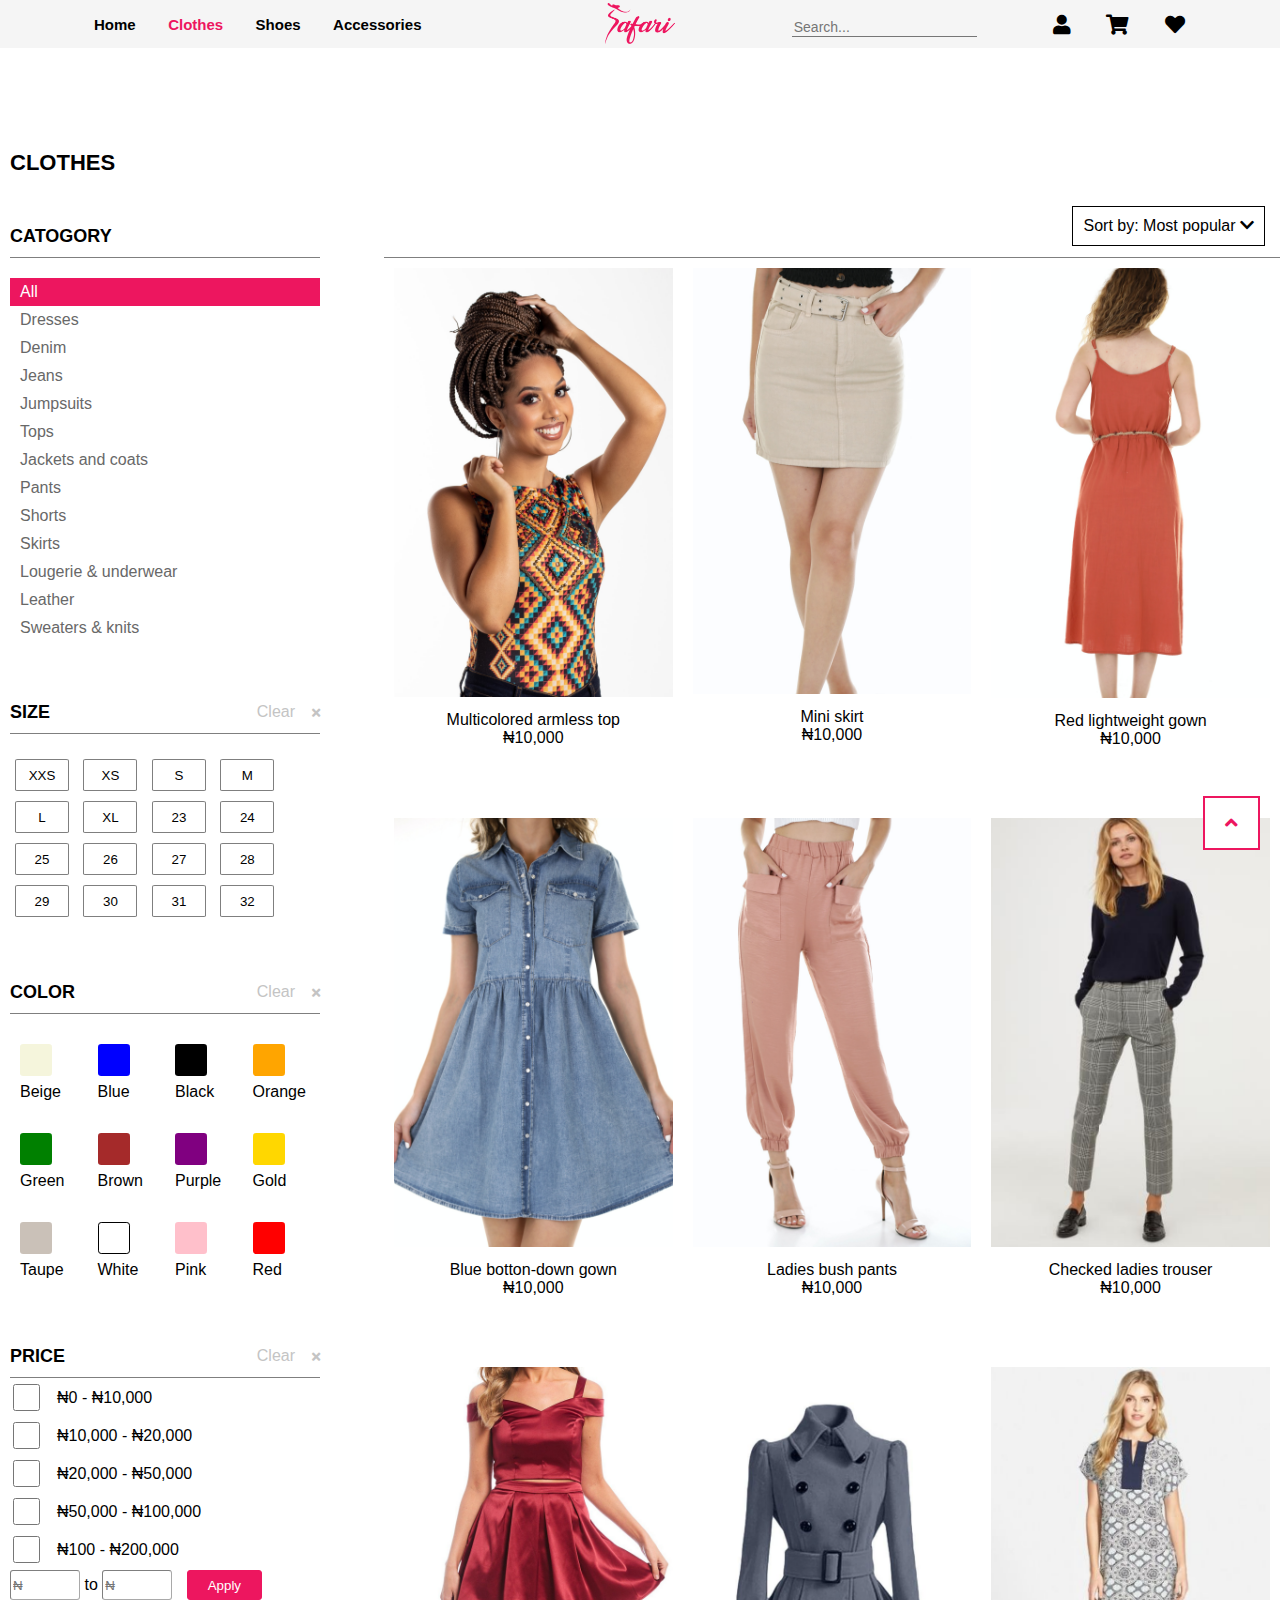
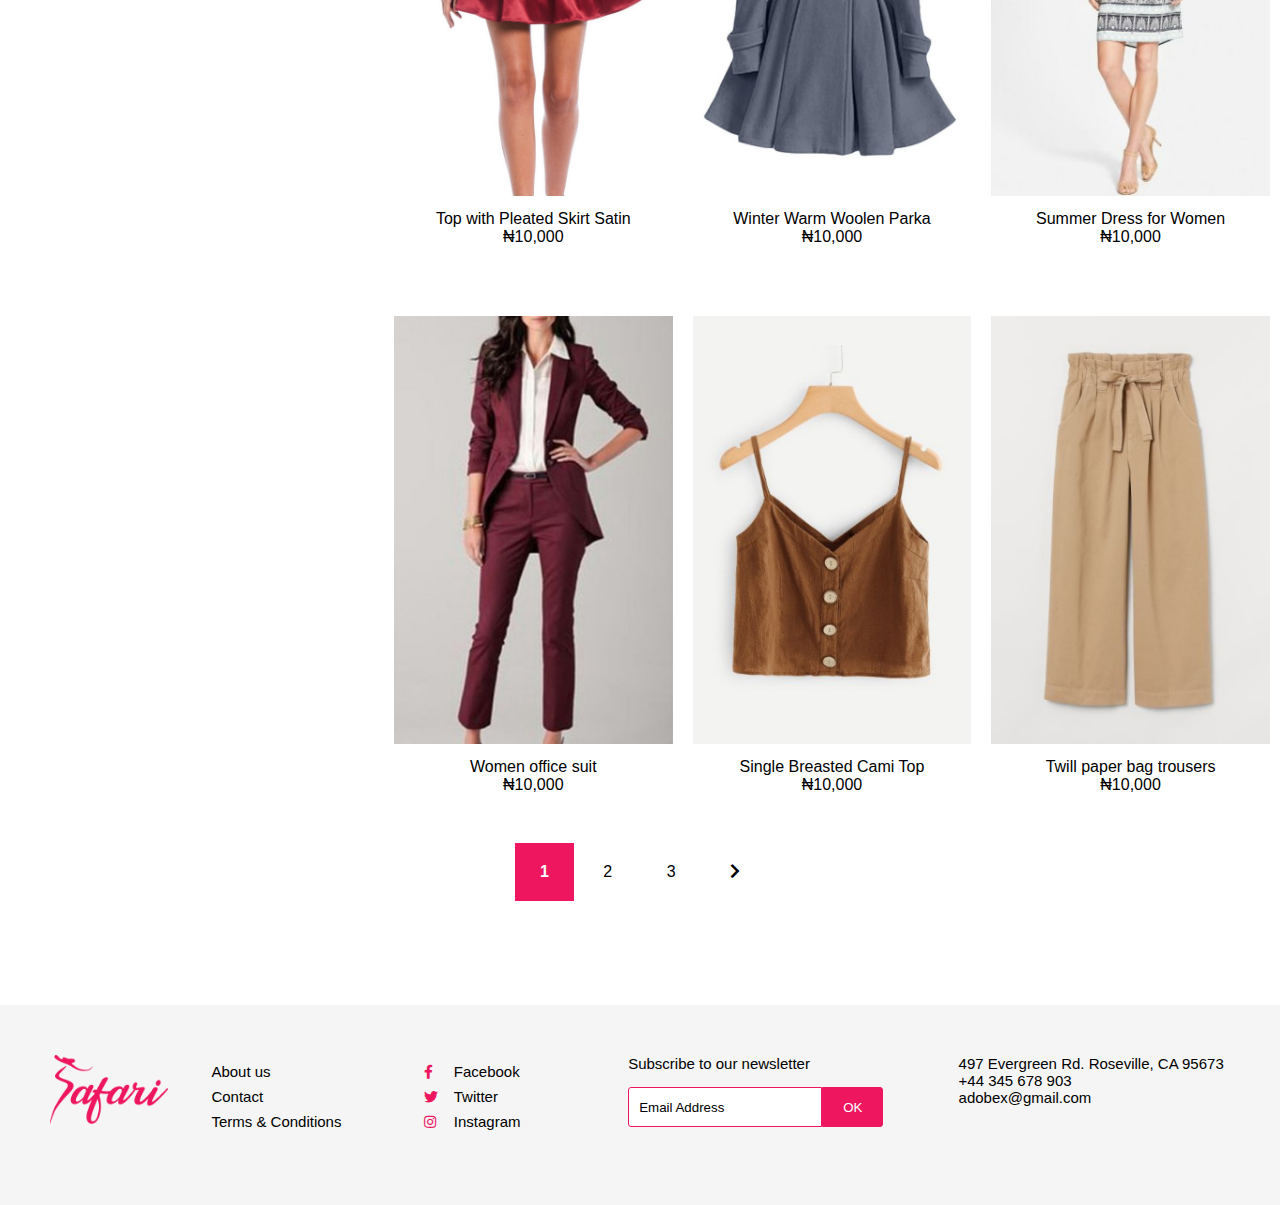
<file: Clothes/index.html>
<!DOCTYPE html>
<html lang="en">
<head>
    <meta charset="UTF-8">
    <meta http-equiv="X-UA-Compatible" content="IE=edge">
    <meta name="viewport" content="width=device-width, initial-scale=1.0">
    <link rel="stylesheet" href="../HeaderFooter.css">
    <link rel="stylesheet" href="./assets/css/style.css">
    <link rel="stylesheet" href="./assets/css/responsive.css">
    <link rel="icon" href="./assets/images/logo_icon.png" type="image/x-icon"/>
    <link rel="stylesheet" href="https://cdnjs.cloudflare.com/ajax/libs/font-awesome/5.15.3/css/all.min.css"> 
    <title>Safari store</title>
</head>
<body>
    <div id="main">
        <div id="header">
            <div id="mobile_navbar" class="mobile_navbar">
                <i class="fas fa-bars"></i>
            </div>

            <div class="right_navbar">
                <input placeholder="Search..." class="input_search" type="text">
                <i class="search_icon fas fa-search"></i>
                <a href="./../Sign-inCreate-account/index.html"><i class="user_icon fas fa-user"></i></a>
                <a href="./../Cart/index.html"><i class="shopping_icon fas fa-shopping-cart"></i></a>
                <a href="./../Favorites/index.html"><i class="heart_icon fas fa-heart"></i></a>
            </div>

            <ul class="navbar">
                    <li>
                        <a href="./../Home/index.html">Home</a>
                    </li>
                    <li>
                        <a href="./../Clothes/index.html">Clothes</a>
                    </li>
                    <li>
                        <a href="./../Shoes/index.html">Shoes</a>
                    </li>
                    <li>
                        <a href="./../Accessories/index.html">Accessories</a>
                    </li>
            </ul>
            <div class="logo">
                <a href="./../Home/index.html"><img src="./assets/images/Logo.png" alt="logo.jpg"></a>
            </div>
        </div>  

        <div id="content">
            <h1 class="title">CLOTHES</h1>
            <input type="checkbox" class="nav_input" id="nav_menu">
            <label for="nav_menu" class="nav_overlay">
                    
            </label>

            <div class="menu">
                <div class="category">
                    <div class="nav-title">
                        <h2>CATOGORY</h2>
                        
                    </div>
                
                    <div class="pick_style">
                        <li class="active"><a href="#"></a>All</li>
                        <li><a href="#"></a>Dresses</li>
                        <li><a href="#"></a>Denim</li>
                        <li><a href="#"></a>Jeans</li>
                        <li><a href="#"></a>Jumpsuits</li>
                        <li><a href="#"></a>Tops</li>
                        <li><a href="#"></a>Jackets and coats</li>
                        <li><a href="#"></a>Pants</li>
                        <li><a href="#"></a>Shorts</li>
                        <li><a href="#"></a>Skirts</li>
                        <li><a href="#"></a>Lougerie & underwear</li>
                        <li><a href="#"></a>Leather</li>
                        <li><a href="#"></a>Sweaters & knits</li>
                    </div>    
                </div>

                <div class="size">
                    <div class="nav-title">
                        <h2>SIZE</h2>
                        <div class="clear">
                            <p>Clear</p>
                            <i class="fas fa-times"></i>
                        </div>
                        
                    </div>
                
                    <div class="pick_size">
                        <button>XXS</button>
                        <button>XS</button>
                        <button>S</button>
                        <button>M</button>
                        <button>L</button>
                        <button>XL</button>
                        <button>23</button>
                        <button>24</button>
                        <button>25</button>
                        <button>26</button>
                        <button>27</button>
                        <button>28</button>
                        <button>29</button>
                        <button>30</button>
                        <button>31</button>
                        <button>32</button>

                    </div>    
                </div>

                <div class="color">
                    <div class="nav-title">
                        <h2>COLOR</h2>
                        <div class="clear">
                            <p>Clear</p>
                        <i class="fas fa-times"></i>
                        </div>
                    </div>
            
                    <div class="pick_color">
                        <li class=""><div class="rectangle_color" style="background-color: beige;"><a href=""></a></div>Beige</li>
                        <li><div class="rectangle_color" style="background-color: blue"><a href=""></a></div>Blue</li>
                        <li><div class="rectangle_color" style="background-color: black"><a href=""></a></div>Black</li>
                        <li><div class="rectangle_color" style="background-color: orange"><a href=""></a></div>Orange</li>
                        <li><div class="rectangle_color" style="background-color: green"><a href=""></a></div>Green</li>
                        <li><div class="rectangle_color" style="background-color: brown"><a href=""></a></div>Brown</li>
                        <li><div class="rectangle_color" style="background-color: purple"><a href=""></a></div>Purple</li>
                        <li><div class="rectangle_color" style="background-color: gold"><a href=""></a></div>Gold</li>
                        <li><div class="rectangle_color" style="background-color: #CAC1B8"><a href=""></a></div>Taupe</li>
                        <li><div class="rectangle_color" style="background-color: white; border: 1px solid black;"><a href=""></a></div>White</li>
                        <li><div class="rectangle_color" style="background-color: pink"><a href=""></a></div>Pink</li>
                        <li><div class="rectangle_color" style="background-color: red"><a href=""></a></div>Red</li>
                    </div>    
                </div>

                <div class="price">
                    <div class="nav-title">
                        <h2>PRICE</h2>
                        <div class="clear">
                            <p>Clear</p>
                        <i class="fas fa-times"></i>
                        </div>
                    </div>

                    <div class="pick_price">
                        <table>
                            <tr>
                                <td><input type="checkbox" id="0-10k" ></td>
                                <td><label for="0-10k">₦0 - ₦10,000</label></td>
                            </tr>
                            <tr>
                                <td><input type="checkbox" id="10k-20k"></td>
                                <td><label for="10k-20k">₦10,000 - ₦20,000</label></td>
                            </tr>
                            <tr>
                                <td><input type="checkbox" id="20k-50k"></td>
                                <td><label for="20k-50k">₦20,000 - ₦50,000</label></td>
                            </tr>
                            <tr>
                                <td><input type="checkbox" id="50k-100k"></td>
                                <td><label for="50k-100k">₦50,000 - ₦100,000</td></label></td>
                            </tr>
                            <tr>
                                <td><input type="checkbox" id="100k-200k"></td>
                                <td><label for="100k-200k">₦100 - ₦200,000</label></td>
                            </tr>
                        </table>
                        <input type="number" placeholder="₦" step="5000"> to <input type="number" placeholder="₦" step="5000">
                        <button>Apply</button>
                    </div>

                </div>


            </div>

            <div class="main_product">
                <label for="nav_menu" class="bo_loc">
                    <i class="fas fa-filter"></i>Lọc
                </label>

                <div class="sortby">
                    <ul>
                        <li class="Sort">
                            <a href="">Sort by: Most popular
                                <i class="fas fa-chevron-down"></i>
                            </a>
                        </li>
                        <ul class="sub_sortby">
                            <li style="border-top: 1px solid rgba(0, 0, 0, 0.25);"><a href="">Most popular</a></li>
                            <li><a href="">Best selling</a></li>
                            <li><a href="">Price: High to Low</a></li>
                            <li><a href="">Price: Low to High</a></li>
                        </ul>
                    </ul>
                </div>

                <div class="products">
                    <div class="product">
                        <div class="img_product">
                            <img src="./assets/images/clothes 1.png" alt="">
                            <div class="product_hover">
                                <a href=""><i class="far fa-heart"></i></a>
                                <a href=""><i class="fas fa-shopping-cart">   ADD TO CART</i></a>
                            </div>
                        </div>
                        <p>Multicolored armless top <br>₦10,000</p>
                    </div>
                    <div class="product">
                        <div class="img_product">
                            <img src="./assets/images/clothes 2.png" alt="">
                            <div class="product_hover">
                                <a href=""><i class="far fa-heart"></i></a>
                                <a href=""><i class="fas fa-shopping-cart">   ADD TO CART</i></a>
                            </div>
                        </div>
                        <p>Mini skirt<br>₦10,000</p>
                    </div>
                    <div class="product">
                        <div class="img_product">
                            <img src="./assets/images/clothes 3.png" alt="">
                            <div class="product_hover">
                                <a href=""><i class="far fa-heart"></i></a>
                                <a href=""><i class="fas fa-shopping-cart">   ADD TO CART</i></a>
                            </div>
                        </div>
                        <p>Red lightweight gown<br>₦10,000</p>
                    </div>
                    <div class="product">
                        <div class="img_product">
                            <img src="./assets/images/clothes 4.png" alt="">
                            <div class="product_hover">
                                <a href=""><i class="far fa-heart"></i></a>
                                <a href=""><i class="fas fa-shopping-cart">   ADD TO CART</i></a>
                            </div>
                        </div>
                        <p>Blue botton-down gown <br>₦10,000</p>
                    </div>
                    <div class="product">
                        <div class="img_product">
                            <img src="./assets/images/clothes 5.png" alt="">
                            <div class="product_hover">
                                <a href=""><i class="far fa-heart"></i></a>
                                <a href=""><i class="fas fa-shopping-cart">   ADD TO CART</i></a>
                            </div>
                        </div>
                        <p>Ladies bush pants<br>₦10,000</p>
                    </div>
                    <div class="product">
                        <div class="img_product">
                            <img src="./assets/images/clothes 6.png" alt="">
                            <div class="product_hover">
                                <a href=""><i class="far fa-heart"></i></a>
                                <a href=""><i class="fas fa-shopping-cart">   ADD TO CART</i></a>
                            </div>
                        </div>
                        <p>Checked ladies trouser<br>₦10,000</p>
                    </div>
                    <div class="product">
                        <div class="img_product">
                            <img src="./assets/images/clothes 7.png" alt="">
                            <div class="product_hover">
                                <a href=""><i class="far fa-heart"></i></a>
                                <a href=""><i class="fas fa-shopping-cart">   ADD TO CART</i></a>
                            </div>
                        </div>
                        <p>Top with Pleated Skirt Satin<br>₦10,000</p>
                    </div>
                    <div class="product">
                        <div class="img_product">
                             <img src="./assets/images/clothes 8.png" alt="">
                             <div class="product_hover">
                                <a href=""><i class="far fa-heart"></i></a>
                                <a href=""><i class="fas fa-shopping-cart">   ADD TO CART</i></a>
                            </div>
                        </div>
                        <p>Winter Warm Woolen Parka<br>₦10,000</p>
                    </div>
                    <div class="product">
                        <div class="img_product">
                             <img src="./assets/images/clothes 9.png" alt="">
                             <div class="product_hover">
                                <a href=""><i class="far fa-heart"></i></a>
                                <a href=""><i class="fas fa-shopping-cart">   ADD TO CART</i></a>
                            </div>
                        </div>
                        <p>Summer Dress for Women<br>₦10,000</p>
                    </div>
                    <div class="product">
                        <div class="img_product">
                            <img src="./assets/images/clothes 10.png" alt="">
                            <div class="product_hover">
                                <a href=""><i class="far fa-heart"></i></a>
                                <a href=""><i class="fas fa-shopping-cart">   ADD TO CART</i></a>
                            </div>
                        </div>
                        <p>Women office suit<br>₦10,000</p>
                    </div>
                    <div class="product">
                        <div class="img_product">
                            <img src="./assets/images/clothes 11.png" alt="">
                            <div class="product_hover">
                                <a href=""><i class="far fa-heart"></i></a>
                                <a href=""><i class="fas fa-shopping-cart">   ADD TO CART</i></a>
                            </div>
                        </div>
                        <p>Single Breasted Cami Top<br>₦10,000</p>
                    </div>
                    <div class="product">
                        <div class="img_product">
                            <img src="./assets/images/clothes 12.png" alt="">
                            <div class="product_hover">
                                <a href=""><i class="far fa-heart"></i></a>
                                <a href=""><i class="fas fa-shopping-cart">   ADD TO CART</i></a>
                            </div>
                        </div>
                        <p>Twill paper bag trousers<br>₦10,000</p>
                    </div>
                </div>

            </div>
            
            <div class="next_page">
                <li><a class="active" href="#page1">1</a></li>
                <li><a href="#page2">2</a></li>
                <li><a href="#page3">3</a></li>
                <li><a href="#next_page"><i class="fas fa-chevron-right"></i></a></li>
            </div>
        </div>
        <a href="#"><i class="fas fa-angle-up"></i></a>



        <div id="footer">
            <div class="logo">
                <img src="./assets/images/Logo.png" alt="">
            </div>

            <div class="infomation">
                <li><a href="">About us</a></li>
                <li><a href="">Contact</a></li>
                <li><a href="">Terms & Conditions</a></li>
            </div>

            <div class="social">
                <li><a href=""><i class="fab fa-facebook-f"></i></a>Facebook</li>
                <li><a href=""><i class="fab fa-twitter"></i></a>Twitter</li>
                <li><a href=""><i class="fab fa-instagram"></i></a>Instagram</li>
            </div>

            <div class="subscribe">
                <p>Subscribe to our newsletter</p>
                <div class="email">
                    <input type="text" placeholder="Email Address">
                    <button>OK</button>
                </div>
            </div>

            <div class="contact">
                <p>497 Evergreen Rd. Roseville, CA 95673 <br>+44 345 678 903 <br>adobex@gmail.com</p>
            </div>
        </div>
        <div class="overlay" style="display: none; position: fixed; background-color: rgba(0, 0, 0, 0.25); top: 0; right: 0; bottom: 0; left: 0; z-index: 10;">
            
        </div>
        <input class="mobileSearchInput" style="display: none; position: fixed;
            top: 50%;
            left: 50%;
            transform: translate(-50%, -50%);
            width: 70%;
            height: 40px;
            font-size: 20px;
            padding: 0 10px;
            outline: none;
            z-index: 20;" placeholder="Search..." class="input_search" type="text">

    </div>

    <script src="/HeaderFooter.js"></script>
    <script>
        document.querySelectorAll('.navbar li a')[1].style.color = '#ED165F';
    </script>
</body>
</html>
</file>
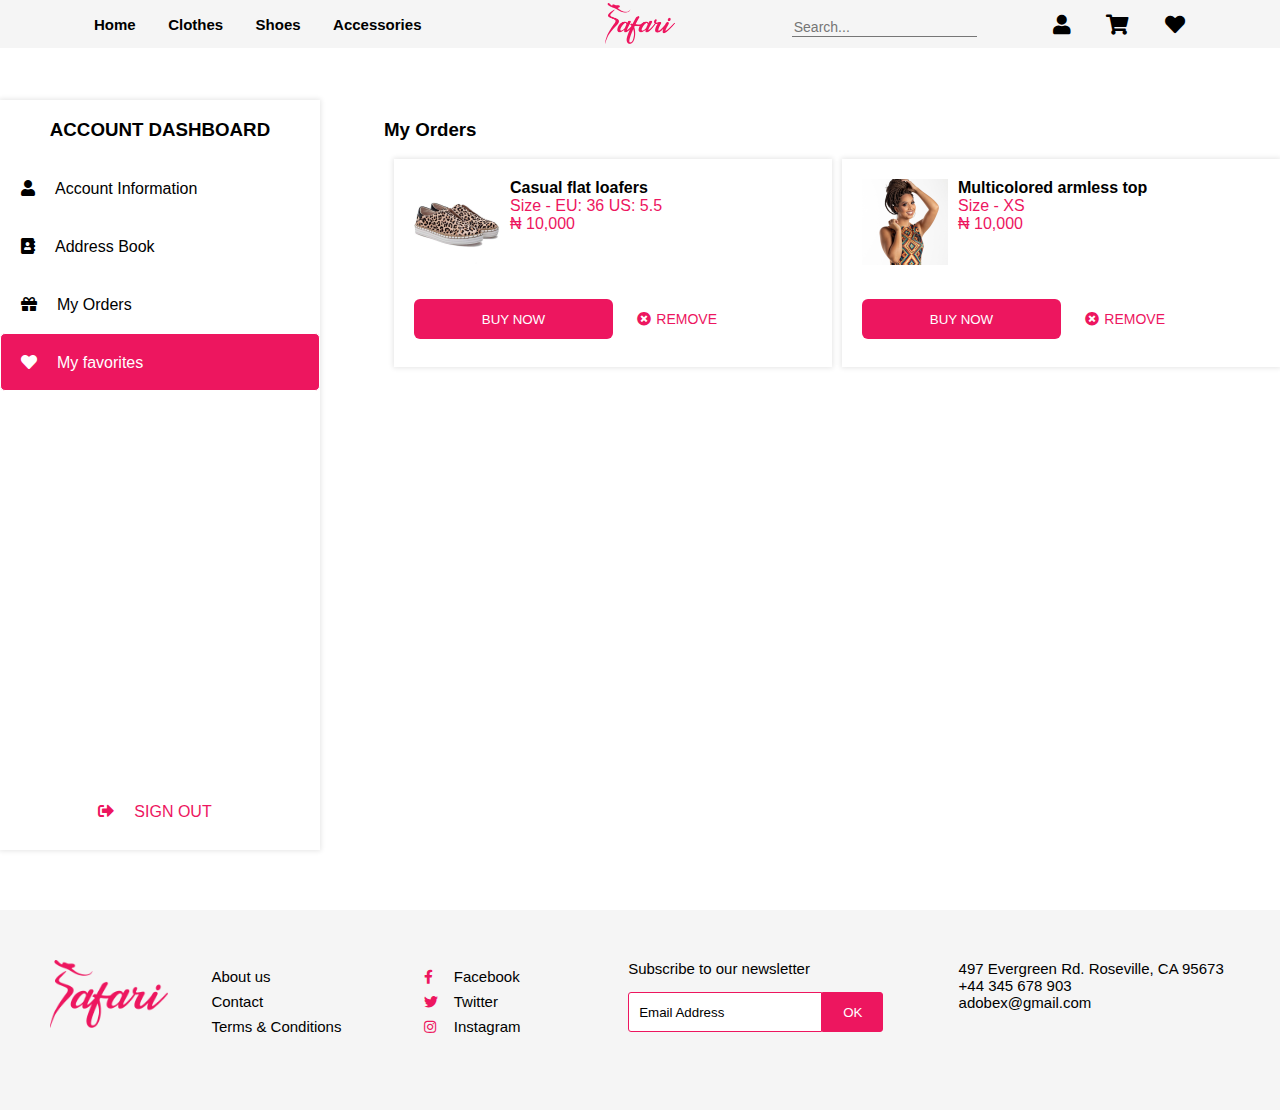
<file: Favorites/index.html>
<!DOCTYPE html>
<html lang="en">
<head>
    <meta charset="UTF-8">
    <meta http-equiv="X-UA-Compatible" content="IE=edge">
    <meta name="viewport" content="width=device-width, initial-scale=1.0">
    <link rel="stylesheet" href="../HeaderFooter.css">
    <link rel="stylesheet" href="./assets/css/style.css">
    <link rel="stylesheet" href="./assets/css/responsive.css">
    <link rel="icon" href="./assets/images/logo_icon.png" type="image/x-icon"/>
    <link rel="stylesheet" href="https://cdnjs.cloudflare.com/ajax/libs/font-awesome/5.15.3/css/all.min.css"> 
    <title>Safari store</title>
</head>
<body>
    <div id="main">
        <div id="header">
            <div id="mobile_navbar" class="mobile_navbar">
                <i class="fas fa-bars"></i>
            </div>

            <div class="right_navbar">
                <input placeholder="Search..." class="input_search" type="text">
                <i class="search_icon fas fa-search"></i>
                <a href="./../Sign-inCreate-account/index.html"><i class="user_icon fas fa-user"></i></a>
                <a href="./../Cart/index.html"><i class="shopping_icon fas fa-shopping-cart"></i></a>
                <a href="./../Favorites/index.html"><i class="heart_icon fas fa-heart"></i></a>
            </div>

            <ul class="navbar">
                    <li>
                        <a href="./../Home/index.html">Home</a>
                    </li>
                    <li>
                        <a href="./../Clothes/index.html">Clothes</a>
                    </li>
                    <li>
                        <a href="./../Shoes/index.html">Shoes</a>
                    </li>
                    <li>
                        <a href="./../Accessories/index.html">Accessories</a>
                    </li>
            </ul>
            <div class="logo">
                <a href="./../Home/index.html"><img src="./assets/images/Logo.png" alt="logo.jpg"></a>
            </div>
        </div>

        <div id="content">

            <div class="account_dashboard col-3 col-s-4">
                <div class="title">
                    <h3>ACCOUNT DASHBOARD</h3>
                </div>
                <div class="menu">
                    <ul>
                        <li>
                            <a href="./../Account_information/index.html"><i class="fas fa-user"></i><span>Account Information</span></a>
                        </li>
                        <li>
                            <a href="./../Address_book/index.html"><i class="fas fa-address-book"></i><span>Address Book</span></a>
                        </li>
                        <li>
                            <a href="./../Order/index.html"><i class="fas fa-gift"></i><span>My Orders</span></a>
                        </li>
                        <li>
                            <a class="active" href="./../Favorites/index.html"><i class="fas fa-heart"></i><span>My favorites</span></a>
                        </li>
                    </ul>
                    <li class="sign_out">
                        <a style="color: #ED165F;"  href="./../Sign-inCreate-account/index.html"><i class="fas fa-sign-out-alt"></i><span>SIGN OUT</span></a>
                    </li>
                    
                </div>
            </div>

            <div class="my_orders col-9 col-s-8">
                <h3>My Orders</h3>
                <div class="product_list">
                    <div class="order_information">
                        <img src="./assets/images/favorite 1.png" alt="">
                        <div class="product_infor">
                            <h4>Casual flat loafers</h4>
                            <p>
                                Size - EU: 36 US: 5.5
                                <br>₦ 10,000
                            </p>
                        </div>
                        <div class="buy">
                            <a href="./../Shipping_details/index.html"><button>Buy now</button></a>
                            <a href=""><i class="fas fa-times-circle"></i>remove</a>
                        </div> 
                    </div>
    
                    <div class="order_information">
                        <img src="./assets/images/favorite 2.png" alt="">
                        <div class="product_infor">
                            <h4>Multicolored armless top</h4>
                            <p>
                                Size - XS
                                <br>₦ 10,000
                            </p>
                        </div>
                        <div class="buy">
                            <a href="./../Shipping_details/index.html"><button>Buy now</button></a>
                            <a href=""><i class="fas fa-times-circle"></i>remove</a>
                        </div> 
                    </div>
                </div>
                

            </div>
        </div>




        <div id="footer">
            <div class="logo">
                <img src="./assets/images/Logo.png" alt="">
            </div>

            <div class="infomation">
                <li><a href="">About us</a></li>
                <li><a href="">Contact</a></li>
                <li><a href="">Terms & Conditions</a></li>
            </div>

            <div class="social">
                <li><a href=""><i class="fab fa-facebook-f"></i></a>Facebook</li>
                <li><a href=""><i class="fab fa-twitter"></i></a>Twitter</li>
                <li><a href=""><i class="fab fa-instagram"></i></a>Instagram</li>
            </div>

            <div class="subscribe">
                <p>Subscribe to our newsletter</p>
                <div class="email">
                    <input type="text" placeholder="Email Address">
                    <button>OK</button>
                </div>
            </div>

            <div class="contact">
                <p>497 Evergreen Rd. Roseville, CA 95673 <br>+44 345 678 903 <br>adobex@gmail.com</p>
            </div>
        </div>
        <div class="overlay" style="display: none; position: fixed; background-color: rgba(0, 0, 0, 0.25); top: 0; right: 0; bottom: 0; left: 0; z-index: 10;">
            
        </div>
        <input class="mobileSearchInput" style="display: none; position: fixed;
            top: 50%;
            left: 50%;
            transform: translate(-50%, -50%);
            width: 70%;
            height: 40px;
            font-size: 20px;
            padding: 0 10px;
            outline: none;
            z-index: 20;" placeholder="Search..." class="input_search" type="text">
    </div>

    <script src="/HeaderFooter.js"></script>
</body>
</html>
</file>
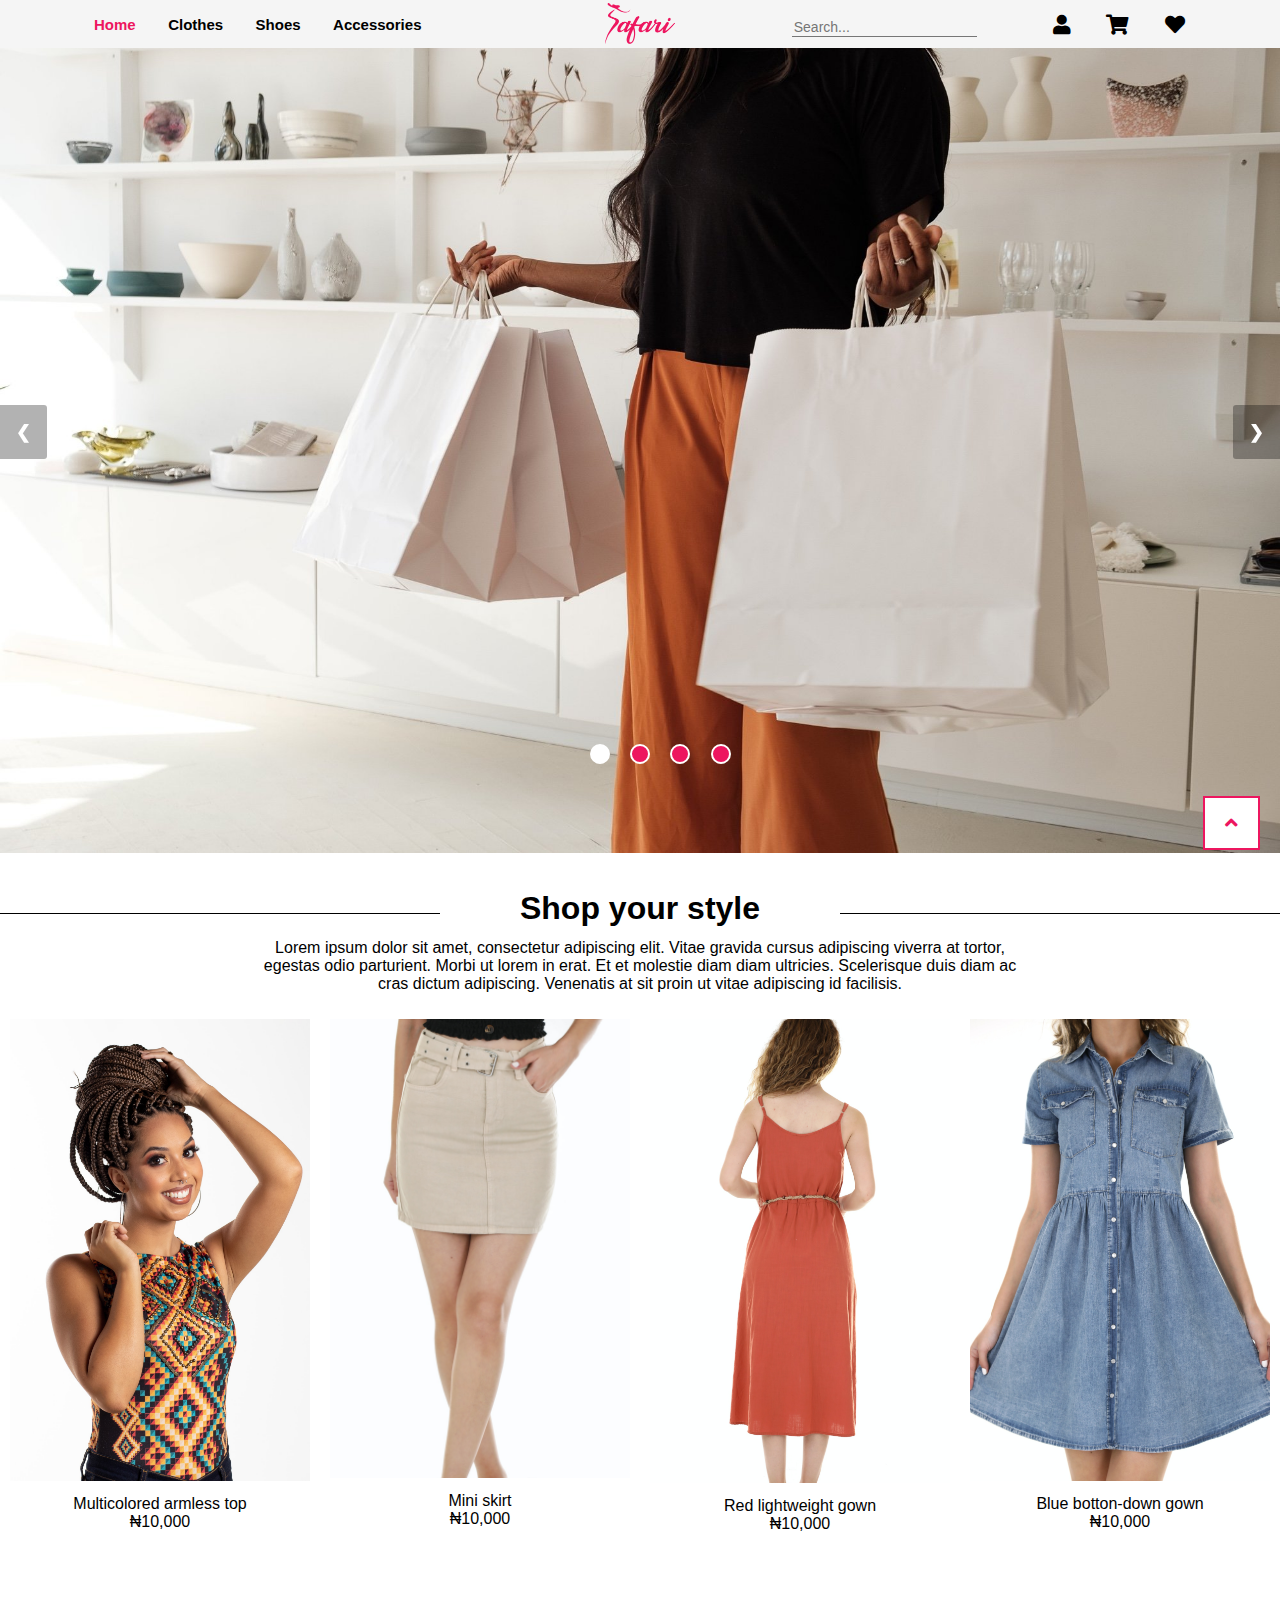
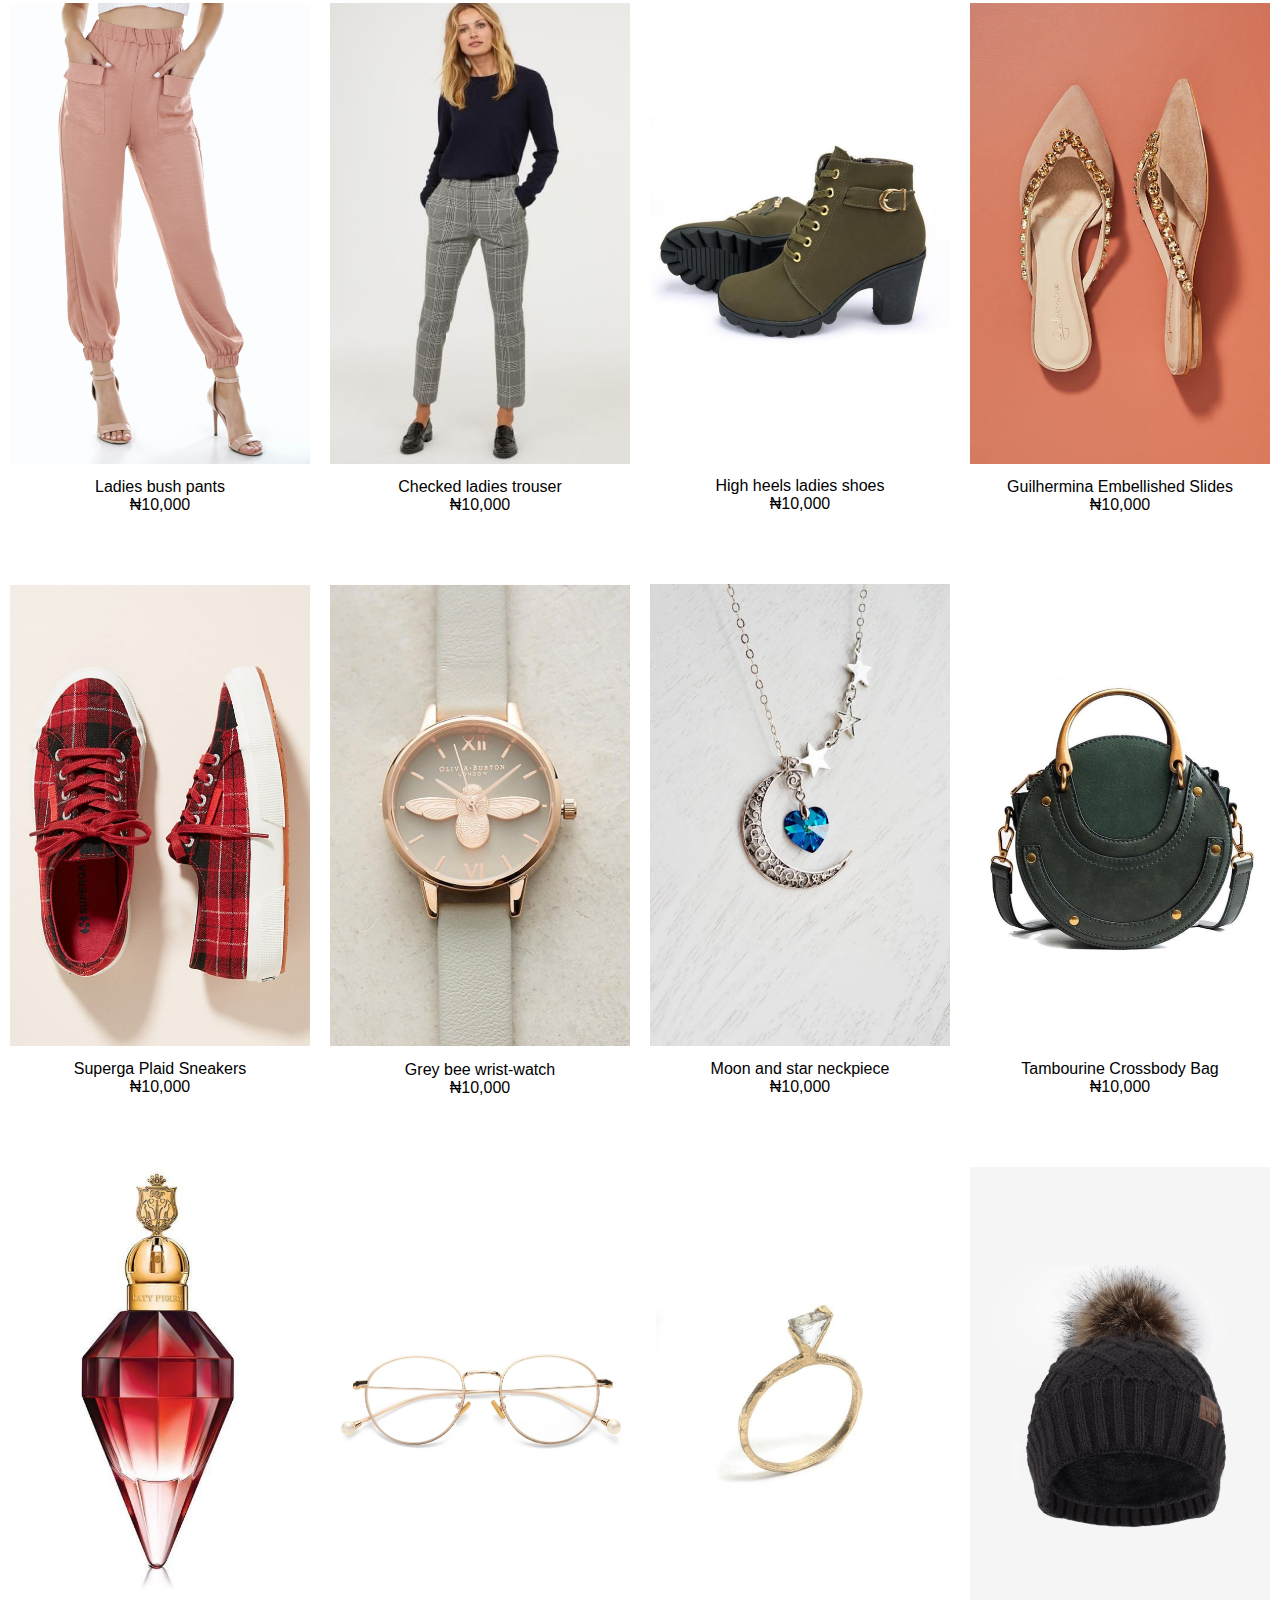
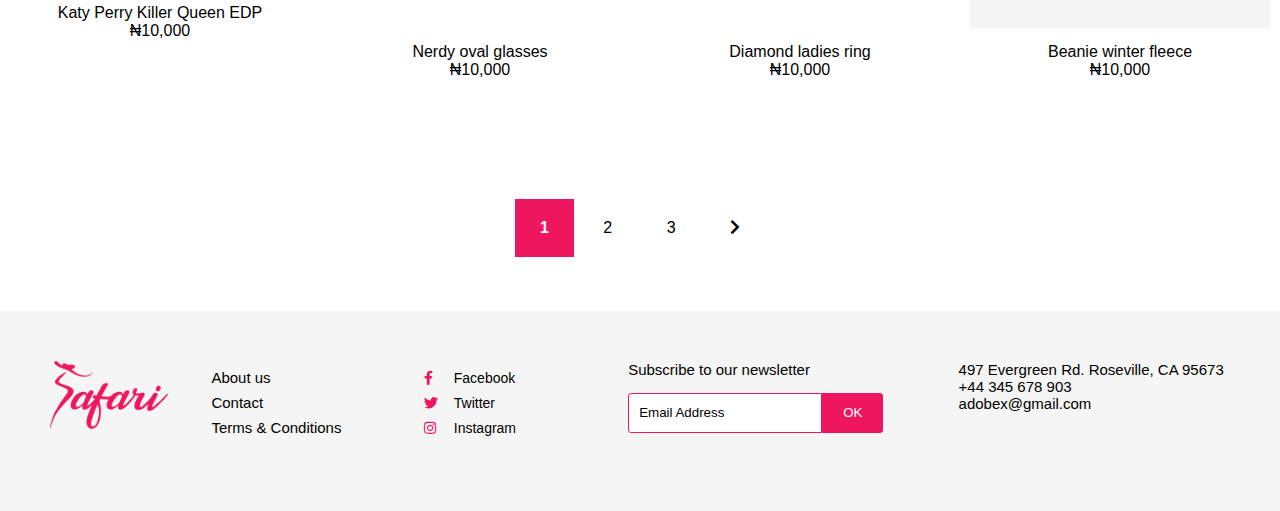
<file: Home/index.html>
<!DOCTYPE html>
<html lang="en">
<head>
    <meta charset="UTF-8">
    <meta http-equiv="X-UA-Compatible" content="IE=edge">
    <meta name="viewport" content="width=device-width, initial-scale=1.0">
    <link rel="stylesheet" href="../HeaderFooter.css">
    <link rel="stylesheet" href="./assets/css/style.css">
    <link rel="stylesheet" href="./assets/css/responsive.css">
    <link rel="icon" href="./assets/images/logo_icon.png" type="image/x-icon"/>
    <link rel="stylesheet" href="https://cdnjs.cloudflare.com/ajax/libs/font-awesome/5.15.3/css/all.min.css"> 
    <title>Safari store</title>
</head>
<body>
    <div id="main">
        
        <div id="header">
            <div id="mobile_navbar" class="mobile_navbar">
                <i class="fas fa-bars"></i>
            </div>


            <div class="right_navbar">
                <input placeholder="Search..." class="input_search" type="text">
                <i class="search_icon fas fa-search"></i>
                <a href="./../Sign-inCreate-account/index.html"><i class="user_icon fas fa-user"></i></a>
                <a href="./../Cart/index.html"><i class="shopping_icon fas fa-shopping-cart"></i></a>
                <a href="./../Favorites/index.html"><i class="heart_icon fas fa-heart"></i></a>
            </div>

            <ul class="navbar">
                    <li>
                        <a href="./../Home/index.html">Home</a>
                    </li>
                    <li>
                        <a href="./../Clothes/index.html">Clothes</a>
                    </li>
                    <li>
                        <a href="./../Shoes/index.html">Shoes</a>
                    </li>
                    <li>
                        <a href="./../Accessories/index.html">Accessories</a>
                    </li>
            </ul>


            <div class="logo">
                <a href="./../Home/index.html"><img src="./assets/images/Logo.png" alt="logo.jpg"></a>
                
            </div>
  
        </div>

        <div id="slider_wrapper">
            <a class="prev">&#10094;</a>
            <a class="next">&#10095;</a>
            <ul>
                <li class="dot active"></li>
                <li class="dot"></li>
                <li class="dot"></li>
                <li class="dot"></li>
            </ul>
            <div id="slider">
                <img class="mark_group " src="./assets/images/slider1.jpg" alt="">
                <img class="mark_group " src="./assets/images/slider2.png" alt="">
                <img class="mark_group" src="./assets/images/slider3.jpg" alt="">
                <img class="mark_group" src="./assets/images/slider4.jpg" alt="">
                
            </div>
        </div>
        

        <div id="content">
            <div class="style_shop">
                <hr>
                <h1>Shop your style</h1>
                <p class="desc">Lorem ipsum dolor sit amet, consectetur adipiscing elit.
                Vitae gravida cursus adipiscing viverra at tortor, egestas odio parturient.
                Morbi ut lorem in erat. Et et molestie diam diam ultricies. 
                Scelerisque duis diam ac cras dictum adipiscing.
                Venenatis at sit proin ut vitae adipiscing id facilisis.</p>
            </div>
            
            <div class="products">
                    <div class="product">
                        <div class="img_product">
                            <img src="./assets/images/clothes 1.png" alt="">
                            <div class="product_hover">
                                <a href=""><i class="far fa-heart"></i></a>
                                <a href=""><i class="fas fa-shopping-cart">   ADD TO CART</i></a>
                            </div>
                        </div>
                        <p>Multicolored armless top <br>₦10,000</p>
                    </div>
                    <div class="product">
                        <div class="img_product">
                            <img src="./assets/images/clothes 2.png" alt="">
                            <div class="product_hover">
                                <a href=""><i class="far fa-heart"></i></a>
                                <a href=""><i class="fas fa-shopping-cart">   ADD TO CART</i></a>
                            </div>
                        </div>
                        <p>Mini skirt<br>₦10,000</p>
                    </div>
                    <div class="product">
                        <div class="img_product">
                            <img src="./assets/images/clothes 3.png" alt="">
                            <div class="product_hover">
                                <a href=""><i class="far fa-heart"></i></a>
                                <a href=""><i class="fas fa-shopping-cart">   ADD TO CART</i></a>
                            </div>
                        </div>
                        <p>Red lightweight gown<br>₦10,000</p>
                    </div>
                    <div class="product">
                        <div class="img_product">
                            <img src="./assets/images/clothes 4.png" alt="">
                            <div class="product_hover">
                                <a href=""><i class="far fa-heart"></i></a>
                                <a href=""><i class="fas fa-shopping-cart">   ADD TO CART</i></a>
                            </div>
                        </div>
                        <p>Blue botton-down gown <br>₦10,000</p>
                    </div>
                    <div class="product">
                        <div class="img_product">
                            <img src="./assets/images/clothes 5.png" alt="">
                            <div class="product_hover">
                                <a href=""><i class="far fa-heart"></i></a>
                                <a href=""><i class="fas fa-shopping-cart">   ADD TO CART</i></a>
                            </div>
                        </div>
                        <p>Ladies bush pants<br>₦10,000</p>
                    </div>
                    <div class="product">
                        <div class="img_product">
                            <img src="./assets/images/clothes 6.png" alt="">
                            <div class="product_hover">
                                <a href=""><i class="far fa-heart"></i></a>
                                <a href=""><i class="fas fa-shopping-cart">   ADD TO CART</i></a>
                            </div>
                        </div>
                        <p>Checked ladies trouser<br>₦10,000</p>
                    </div>
                    <div class="product">
                        <div class="img_product">
                            <img src="./assets/images/shoe 1.png" alt="">
                            <div class="product_hover">
                                <a href=""><i class="far fa-heart"></i></a>
                                <a href=""><i class="fas fa-shopping-cart">   ADD TO CART</i></a>
                            </div>
                        </div>
                        <p>High heels ladies shoes<br>₦10,000</p>
                    </div>
                    <div class="product">
                        <div class="img_product">
                             <img src="./assets/images/shoe 2.png" alt="">
                             <div class="product_hover">
                                <a href=""><i class="far fa-heart"></i></a>
                                <a href=""><i class="fas fa-shopping-cart">   ADD TO CART</i></a>
                            </div>
                        </div>
                        <p>Guilhermina Embellished Slides<br>₦10,000</p>
                    </div>
                    <div class="product">
                        <div class="img_product">
                             <img src="./assets/images/shoe 3.png" alt="">
                             <div class="product_hover">
                                <a href=""><i class="far fa-heart"></i></a>
                                <a href=""><i class="fas fa-shopping-cart">   ADD TO CART</i></a>
                            </div>
                        </div>
                        <p>Superga Plaid Sneakers<br>₦10,000</p>
                    </div>
                    <div class="product">
                        <div class="img_product">
                            <img src="./assets/images/accessory 1.png" alt="">
                            <div class="product_hover">
                                <a href=""><i class="far fa-heart"></i></a>
                                <a href=""><i class="fas fa-shopping-cart">   ADD TO CART</i></a>
                            </div>
                        </div>
                        <p>Grey bee wrist-watch<br>₦10,000</p>
                    </div>
                    <div class="product">
                        <div class="img_product">
                            <img src="./assets/images/accessory 2.png" alt="">
                            <div class="product_hover">
                                <a href=""><i class="far fa-heart"></i></a>
                                <a href=""><i class="fas fa-shopping-cart">   ADD TO CART</i></a>
                            </div>
                        </div>
                        <p>Moon and star neckpiece<br>₦10,000</p>
                    </div>
                    <div class="product">
                        <div class="img_product">
                            <img src="./assets/images/accessory 3.png" alt="">
                            <div class="product_hover">
                                <a href=""><i class="far fa-heart"></i></a>
                                <a href=""><i class="fas fa-shopping-cart">   ADD TO CART</i></a>
                            </div>
                        </div>
                        <p>Tambourine Crossbody Bag <br>₦10,000</p>
                    </div>
                    <div class="product">
                        <div class="img_product">
                            <img src="./assets/images/accessory 4.png" alt="">
                            <div class="product_hover">
                                <a href=""><i class="far fa-heart"></i></a>
                                <a href=""><i class="fas fa-shopping-cart">   ADD TO CART</i></a>
                            </div>
                        </div>
                        <p>Katy Perry Killer Queen EDP<br>₦10,000</p>
                    </div>
                    <div class="product">
                        <div class="img_product">
                            <img src="./assets/images/accessory 5.png" alt="">
                            <div class="product_hover">
                                <a href=""><i class="far fa-heart"></i></a>
                                <a href=""><i class="fas fa-shopping-cart">   ADD TO CART</i></a>
                            </div>
                        </div>
                        <p>Nerdy oval glasses<br>₦10,000</p>
                    </div>
                    <div class="product">
                        <div class="img_product">
                             <img src="./assets/images/accessory 6.png" alt="">
                             <div class="product_hover">
                                <a href=""><i class="far fa-heart"></i></a>
                                <a href=""><i class="fas fa-shopping-cart">   ADD TO CART</i></a>
                            </div>
                        </div>
                        <p>Diamond ladies ring<br>₦10,000</p>
                    </div>
                    <div class="product">
                        <div class="img_product">
                             <img src="./assets/images/accessory 7.png" alt="">
                             <div class="product_hover">
                                <a href=""><i class="far fa-heart"></i></a>
                                <a href=""><i class="fas fa-shopping-cart">   ADD TO CART</i></a>
                            </div>
                        </div>
                        <p>Beanie winter fleece<br>₦10,000</p>
                    </div>
            </div>
            
            
        </div>
        <div class="next_page">
            <li><a class="active" href="#page1">1</a></li>
            <li><a href="#page2">2</a></li>
            <li><a href="#page3">3</a></li>
            <li><a href="#next_page"><i class="fas fa-chevron-right"></i></a></li>
        </div>
        <a href="#"><i class="fas fa-angle-up"></i></a>

        <div id="footer">
            <div class="logo grid">
                <img src="./assets/images/Logo.png" alt="">
            </div>

            <div class="infomation grid">
                <li><a href="">About us</a></li>
                <li><a href="">Contact</a></li>
                <li><a href="">Terms & Conditions</a></li>
            </div>

            <div class="social grid">
                <li><a href=""><i class="fab fa-facebook-f"></i>Facebook</a></li>
                <li><a href=""><i class="fab fa-twitter"></i>Twitter</a></li>
                <li><a href=""><i class="fab fa-instagram"></i>Instagram</a></li>
            </div>

            <div class="subscribe grid">
                <p>Subscribe to our newsletter</p>
                <div class="email">
                    <input type="text" placeholder="Email Address">
                    <button>OK</button>
                </div>
            </div>

            <div class="contact grid">
                <p>497 Evergreen Rd. Roseville, CA 95673 <br>+44 345 678 903 <br>adobex@gmail.com</p>
            </div>
        </div>
        <div class="overlay" style="display: none; position: fixed; background-color: rgba(0, 0, 0, 0.25); top: 0; right: 0; bottom: 0; left: 0; z-index: 10;">
            
        </div>
        <input class="mobileSearchInput" style="display: none; position: fixed;
            top: 50%;
            left: 50%;
            transform: translate(-50%, -50%);
            width: 70%;
            height: 40px;
            font-size: 20px;
            padding: 0 10px;
            outline: none;
            z-index: 20;" placeholder="Search..." class="input_search" type="text">
    </div>

    <script src="/HeaderFooter.js"></script>
    <script>
        document.querySelectorAll('.navbar li a')[0].style.color = '#ED165F';
        //slider
        window.addEventListener("load", function(){
            const slider = document.querySelector('#slider');
            const nextBtn = document.querySelector('.next');
            const prevBtn = document.querySelector('.prev');
            const sliderItems = document.querySelectorAll('.mark_group');
            const dotItem = document.querySelectorAll('.dot');
            const sliderItemWidth = sliderItems[0].offsetWidth;
            const slidesLength = sliderItems.length;
            let positionX = 0;
            let currentSlide = 0;
            nextBtn.addEventListener('click', function(){
                handleChangeSlide(1);
            })
            prevBtn.addEventListener('click', function(){
                handleChangeSlide(-1);
            })
            function handleChangeSlide(direction){
                if(direction === 1){
                    dotItem[currentSlide].classList.remove('active'); 
                    currentSlide++;
                    if(currentSlide > slidesLength - 1)
                    {
                        currentSlide = 0;
                        positionX = 0;
                        slider.style = `transform: translateX(${positionX}px)`;
                    } else {
                        positionX = positionX - sliderItemWidth;
                        slider.style = `transform: translateX(${positionX}px)`;
                    }
                    dotItem[currentSlide].classList.add('active'); 
                } else if (direction === -1){
                    dotItem[currentSlide].classList.remove('active'); 
                    currentSlide--;
                    if(currentSlide < 0)
                    {
                        currentSlide = slidesLength - 1;
                        positionX = -sliderItemWidth * currentSlide;
                        slider.style = `transform: translateX(${positionX}px)`;
                    } else {
                        positionX = positionX + sliderItemWidth;
                        slider.style = `transform: translateX(${positionX}px)`;
                    }
                    dotItem[currentSlide].classList.add('active'); 
                }
            }
            function autoPlaySlide(){
                nextBtn.click();
            }
            setInterval(autoPlaySlide, 3000)
        })
;

    </script>
</body>
</html>
</file>
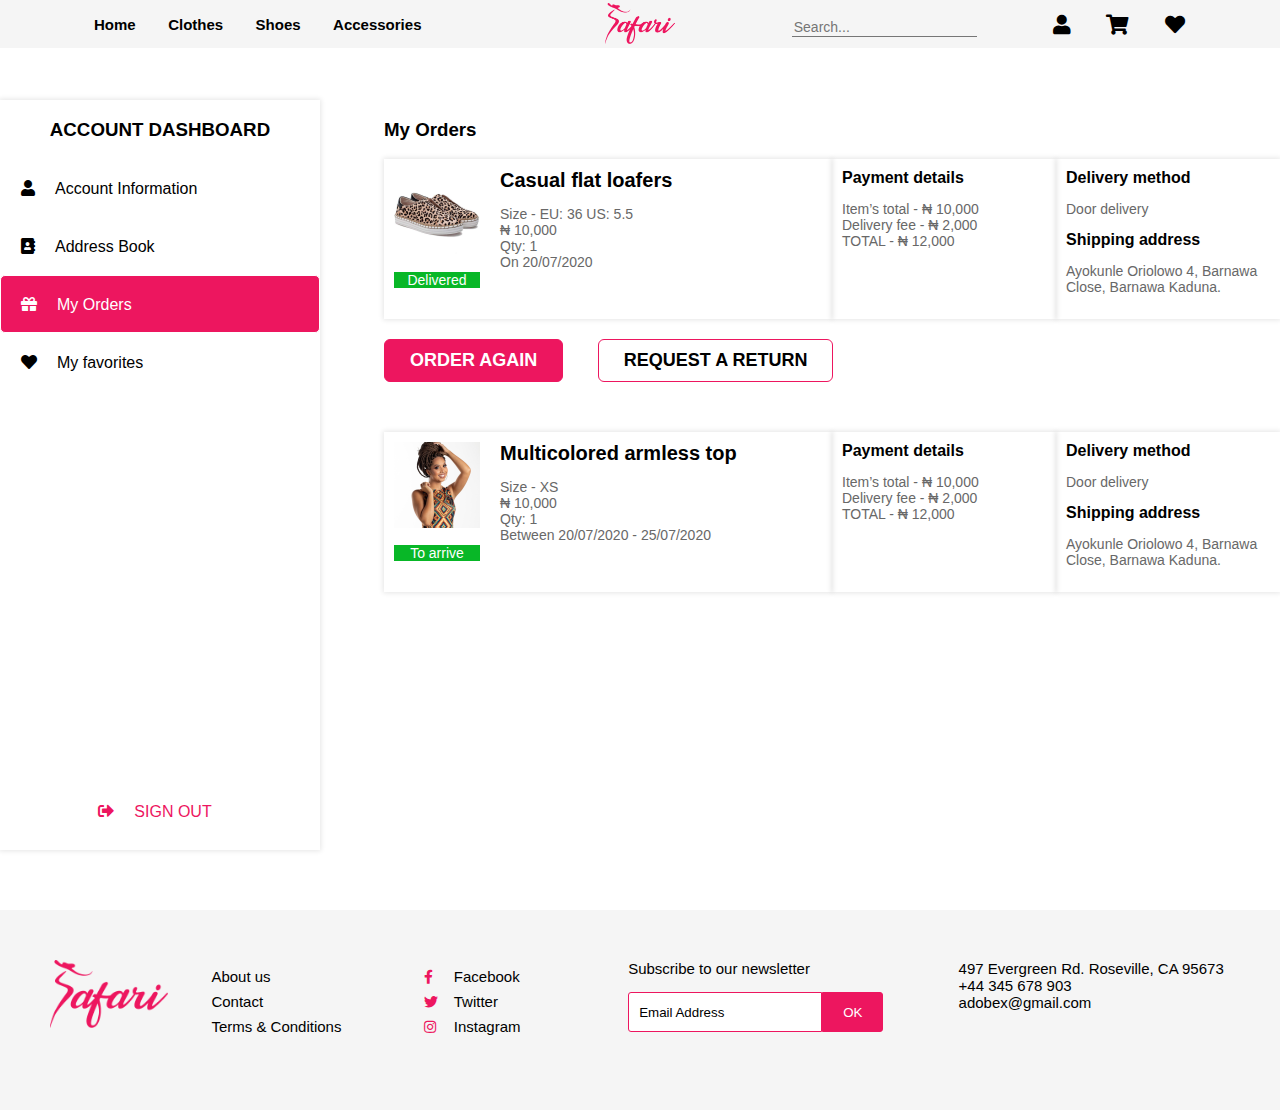
<file: Order/index.html>
<!DOCTYPE html>
<html lang="en">
<head>
    <meta charset="UTF-8">
    <meta http-equiv="X-UA-Compatible" content="IE=edge">
    <meta name="viewport" content="width=device-width, initial-scale=1.0">
    <link rel="stylesheet" href="../HeaderFooter.css">
    <link rel="stylesheet" href="./assets/css/style.css">
    <link rel="stylesheet" href="./assets/css/responsive.css">
    <link rel="icon" href="./assets/images/logo_icon.png" type="image/x-icon"/>
    <link rel="stylesheet" href="https://cdnjs.cloudflare.com/ajax/libs/font-awesome/5.15.3/css/all.min.css"> 
    <title>Safari store</title>
</head>
<body>
    <div id="main">
        <div id="header">
            <div id="mobile_navbar" class="mobile_navbar">
                <i class="fas fa-bars"></i>
            </div>

            <div class="right_navbar">
                <input placeholder="Search..." class="input_search" type="text">
                <i class="search_icon fas fa-search"></i>
                <a href="./../Sign-inCreate-account/index.html"><i class="user_icon fas fa-user"></i></a>
                <a href="./../Cart/index.html"><i class="shopping_icon fas fa-shopping-cart"></i></a>
                <a href="./../Favorites/index.html"><i class="heart_icon fas fa-heart"></i></a>
            </div>

            <ul class="navbar">
                    <li>
                        <a href="./../Home/index.html">Home</a>
                    </li>
                    <li>
                        <a href="./../Clothes/index.html">Clothes</a>
                    </li>
                    <li>
                        <a href="./../Shoes/index.html">Shoes</a>
                    </li>
                    <li>
                        <a href="./../Accessories/index.html">Accessories</a>
                    </li>
            </ul>
            <div class="logo">
                <a href="./../Home/index.html"><img src="./assets/images/Logo.png" alt="logo.jpg"></a>
            </div>
        </div>

        <div id="content">

            <div class="account_dashboard col-3 col-s-4">
                <div class="title">
                    <h3>ACCOUNT DASHBOARD</h3>
                </div>
                <div class="menu">
                    <ul>
                        <li>
                            <a href="./../Account_information/index.html"><i class="fas fa-user"></i><span>Account Information</span></a>
                        </li>
                        <li>
                            <a href="./../Address_book/index.html"><i class="fas fa-address-book"></i><span>Address Book</span></a>
                        </li>
                        <li>
                            <a class="active" href="./../Order/index.html"><i class="fas fa-gift"></i><span>My Orders</span></a>
                        </li>
                        <li>
                            <a href="./../Favorites/index.html"><i class="fas fa-heart"></i><span>My favorites</span></a>
                        </li>
                    </ul>
                    <li class="sign_out">
                        <a style="color: #ED165F;"  href="./../Sign-inCreate-account/index.html"><i class="fas fa-sign-out-alt"></i><span>SIGN OUT</span></a>
                    </li>
                    
                </div>
            </div>

            <div class="my_orders col-9 col-s-8">
                <div class="form_orders">
                    <h3>My Orders</h3>
                    <div class="orders_infor">
                        <div class="order_infor">
                            <div class="order_information">
                                <div class="img_product">
                                    <img src="./assets/images/favorite 1.png" alt="">
                                    <p>Delivered</p>
                                </div>
                                <div class="product_infor">
                                    <h4>Casual flat loafers</h4>
                                    <p>
                                        Size - EU: 36 US: 5.5
                                        <br>₦ 10,000
                                        <br>Qty: 1
                                        <br>On 20/07/2020
                                    </p>
                                </div>
                            </div>
                            
                            <div class="payment_details">
                                <h5>Payment details</h5>
                                <p>
                                    Item’s total - ₦ 10,000 <br>
                                    Delivery fee - ₦ 2,000 <br>
                                    TOTAL - ₦ 12,000
                                </p>
                            </div>
                             
                            <div class="delivery_address">
                                <div class="delivery">
                                    <h5>Delivery method</h5>
                                    <p>Door delivery</p>
                                </div>
                                
                                <div class="address">
                                    <h5>Shipping address</h5>
                                    <p>
                                        Ayokunle Oriolowo 4, Barnawa Close, Barnawa Kaduna.
                                    </p>
                                </div>  
                            </div>
                            
                            
                        </div>

                        <div class="button_order_again">
                            <button>order again</button>
                            <button>request a return</button>
                        </div>

                        <div class="order_infor">
                            <div class="order_information">
                                <div class="img_product">
                                    <img src="./assets/images/favorite 2.png" alt="">
                                    <p>To arrive</p>
                                </div>
                                
                                <div class="product_infor">
                                    <h4>Multicolored armless top</h4>
                                    <p>
                                        Size - XS
                                        <br>₦ 10,000
                                        <br>Qty: 1
                                        <br>Between 20/07/2020 - 25/07/2020
                                    </p>
                                </div>
                            </div>

                            <div class="payment_details">
                                <h5>Payment details</h5>
                                <p>
                                    Item’s total - ₦ 10,000 <br>
                                    Delivery fee - ₦ 2,000 <br>
                                    TOTAL - ₦ 12,000
                                </p>
                            </div>
                                
                            <div class="delivery_address">
                                <div class="delivery">
                                    <h5>Delivery method</h5>
                                <p>Door delivery</p>
                                </div>
                                
                                <div class="address">
                                    <h5>Shipping address</h5>
                                    <p>
                                        Ayokunle Oriolowo 4, Barnawa Close, Barnawa Kaduna.
                                    </p>
                                </div>
                            </div>
                                
                        </div>

                    </div>
                </div>
            </div>

        </div>






        <div id="footer">
            <div class="logo">
                <img src="./assets/images/Logo.png" alt="">
            </div>

            <div class="infomation">
                <li><a href="">About us</a></li>
                <li><a href="">Contact</a></li>
                <li><a href="">Terms & Conditions</a></li>
            </div>

            <div class="social">
                <li><a href=""><i class="fab fa-facebook-f"></i></a>Facebook</li>
                <li><a href=""><i class="fab fa-twitter"></i></a>Twitter</li>
                <li><a href=""><i class="fab fa-instagram"></i></a>Instagram</li>
            </div>

            <div class="subscribe">
                <p>Subscribe to our newsletter</p>
                <div class="email">
                    <input type="text" placeholder="Email Address">
                    <button>OK</button>
                </div>
            </div>

            <div class="contact">
                <p>497 Evergreen Rd. Roseville, CA 95673 <br>+44 345 678 903 <br>adobex@gmail.com</p>
            </div>
        </div>
        <div class="overlay" style="display: none; position: fixed; background-color: rgba(0, 0, 0, 0.25); top: 0; right: 0; bottom: 0; left: 0; z-index: 10;">
            
        </div>
        <input class="mobileSearchInput" style="display: none; position: fixed;
            top: 50%;
            left: 50%;
            transform: translate(-50%, -50%);
            width: 70%;
            height: 40px;
            font-size: 20px;
            padding: 0 10px;
            outline: none;
            z-index: 20;" placeholder="Search..." class="input_search" type="text">

    </div>

    <script src="/HeaderFooter.js"></script>
</body>
</html>
</file>
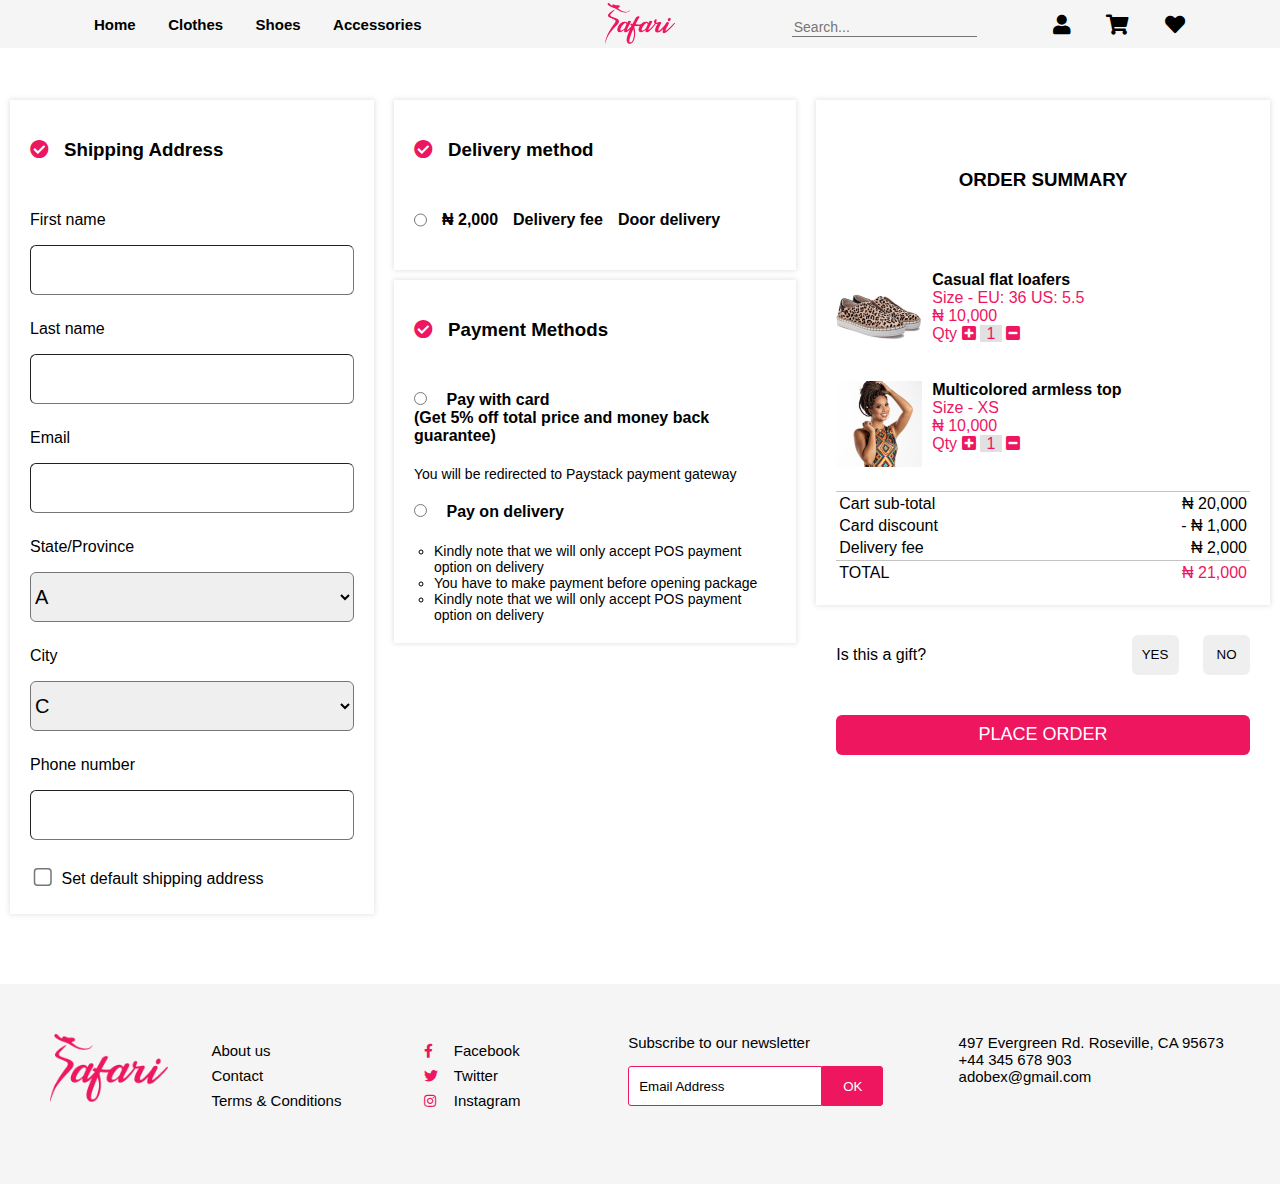
<file: Shipping_details/index.html>
<!DOCTYPE html>
<html lang="en">
<head>
    <meta charset="UTF-8">
    <meta http-equiv="X-UA-Compatible" content="IE=edge">
    <meta name="viewport" content="width=device-width, initial-scale=1.0">
    <link rel="stylesheet" href="../HeaderFooter.css">
    <link rel="stylesheet" href="./assets/css/style.css">
    <link rel="stylesheet" href="./assets/css/responsive.css">
    <link rel="icon" href="./assets/images/logo_icon.png" type="image/x-icon"/>
    <link rel="stylesheet" href="https://cdnjs.cloudflare.com/ajax/libs/font-awesome/5.15.3/css/all.min.css"> 
    <title>Safari store</title>
</head>
<body>
    <div id="main">
        <div id="header">
            <div id="mobile_navbar" class="mobile_navbar">
                <i class="fas fa-bars"></i>
            </div>

            <div class="right_navbar">
                <input placeholder="Search..." class="input_search" type="text">
                <i class="search_icon fas fa-search"></i>
                <a href="./../Sign-inCreate-account/index.html"><i class="user_icon fas fa-user"></i></a>
                <a href="./../Cart/index.html"><i class="shopping_icon fas fa-shopping-cart"></i></a>
                <a href="./../Favorites/index.html"><i class="heart_icon fas fa-heart"></i></a>
            </div>

            <ul class="navbar">
                    <li>
                        <a href="./../Home/index.html">Home</a>
                    </li>
                    <li>
                        <a href="./../Clothes/index.html">Clothes</a>
                    </li>
                    <li>
                        <a href="./../Shoes/index.html">Shoes</a>
                    </li>
                    <li>
                        <a href="./../Accessories/index.html">Accessories</a>
                    </li>
            </ul>
            <div class="logo">
                <a href="./../Home/index.html"><img src="./assets/images/Logo.png" alt="logo.jpg"></a>
            </div>
        </div>

        <div id="content" class="row">
            <div class="column">
                <div class="shipping_address">
                    <div class="title">
                        <h3><i class="fas fa-check-circle"></i>Shipping Address</h3>
                    </div> 
                    <label for="first_name">First name</label>
                    <input type="text" id="first_name">
                    <label for="last_name">Last name</label>
                    <input type="text" id="last_name">
                    <label for="email">Email</label>
                    <input type="text" id="email">
                    <label for="province">State/Province</label>
                    <select name="province" id="province">
                        <option value="a">A</option>
                        <option value="b">B</option>
                    </select>
                    <label for="city">City</label>
                    <select name="city" id="city">
                        <option value="c">C</option>
                        <option value="d">D</option>
                    </select>
                    <label for="phone_number">Phone number</label>
                    <input type="text" id="phone_number">
                    <table style="margin-top: 20px;" class="">
                        <td><input style="width: auto; height: auto; zoom: 1.5; margin: 0;" type="checkbox" id="set_default"></td>
                        <td><label style="width: auto; height: auto; padding-left: 5px;" for="set_default">Set default shipping address</label></td>
                    </table>
                </div>
            </div>
            <div class="column">
                <div class="delivery">
                    <div class="title">
                        <h3><i class="fas fa-check-circle"></i>Delivery method</h3>
                    </div>
                    <div class="delivery_methods">
                        <h4>
                            <input type="radio" id="delivery_method">
                            <label for="delivery_method">₦ 2,000</label> 
                            <label for="delivery_method">Delivery fee</label> 
                            <label for="delivery_method">Door delivery</label>
                        </h4>
                    </div>
                </div>    
                    
                <div class="payment">
                    <div class="title">
                        <h3><i class="fas fa-check-circle"></i>Payment Methods</h3>
                    </div>
                    <div class="payment_method">
                        <h4>
                            <input type="radio" id="delivery_method_1" name="payment_method">
                            <label for="delivery_method_1">Pay with card</label> <br>(Get 5% off total price and money back guarantee) 
                        </h4>
                        <p>You will be redirected to Paystack payment gateway</p>
                    </div>
                    <div class="payment_method">
                        <h4><input type="radio" id="delivery_method_2" name="payment_method">
                            <label for="delivery_method_2">Pay on delivery</label>
                        </h4>
                        <ul>
                            <li>Kindly note that we will only accept POS payment option on delivery</li>
                            <li>You have to make payment before opening package</li>
                            <li>Kindly note that we will only accept POS payment option on delivery</li>
                        </ul>
                    </div>
                </div>
            </div>
            
            <div class="column">
                <div class="order_summary">
                    <div class="title">
                        <h3>order summary</h3>
                    </div>
                    <div class="orders_information">
                        <div class="order_information">
                            <img src="./assets/images/favorite 1.png" alt="">
                            <div class="product_infor">
                                <h4>Casual flat loafers</h4>
                                <p>
                                    Size - EU: 36 US: 5.5
                                    <br>₦ 10,000
                                    <br>Qty
                                    <i class="fas fa-plus-square"></i>
                                    <span>1</span>
                                    <i class="fas fa-minus-square"></i>
                                </p>
                            </div>
                        </div>
                    
                        <div class="order_information">
                            <img src="./assets/images/favorite 2.png" alt="">
                            <div class="product_infor">
                                <h4>Multicolored armless top</h4>
                                <p>
                                    Size - XS
                                    <br>₦ 10,000
                                    <br>Qty
                                    <i class="fas fa-plus-square"></i>
                                    <span>1</span>
                                    <i class="fas fa-minus-square"></i>
                                </p>
                            </div>
                        </div>
                    </div>
    
                    <div class="cost">
                        <table>
                            <tr>
                                <td>Cart sub-total</td>
                                <td>₦ 20,000</td>
                            </tr>
                            <tr>
                                <td>Card discount</td>
                                <td>- ₦ 1,000</td>
                            </tr>
                            <tr>
                                <td>Delivery fee</td>
                                <td>₦ 2,000</td>
                            </tr>
                        </table>
                    </div>

                    <div class="total">
                        <table>
                            <tr>
                                <td>total</td>
                                <td>₦ 21,000</td>
                            </tr>
                        </table>
                    </div>
                </div>
    
                <div class="gift">
                    <a href="#">Is this a gift?</a>
                    <div class="yes_no">
                        <button>Yes</button>
                        <button>No</button>
                    </div>  
                </div>
    
                <div class="place_order">
                    <a href="./../Checkout/index.html"><button>Place order</button></a>
                </div>
            </div>
            

        </div>




        <div id="footer">
            <div class="logo">
                <img src="./assets/images/Logo.png" alt="">
            </div>

            <div class="infomation">
                <li><a href="">About us</a></li>
                <li><a href="">Contact</a></li>
                <li><a href="">Terms & Conditions</a></li>
            </div>

            <div class="social">
                <li><a href=""><i class="fab fa-facebook-f"></i></a>Facebook</li>
                <li><a href=""><i class="fab fa-twitter"></i></a>Twitter</li>
                <li><a href=""><i class="fab fa-instagram"></i></a>Instagram</li>
            </div>

            <div class="subscribe">
                <p>Subscribe to our newsletter</p>
                <div class="email">
                    <input type="text" placeholder="Email Address">
                    <button>OK</button>
                </div>
            </div>

            <div class="contact">
                <p>497 Evergreen Rd. Roseville, CA 95673 <br>+44 345 678 903 <br>adobex@gmail.com</p>
            </div>
        </div>
        <div class="overlay" style="display: none; position: fixed; background-color: rgba(0, 0, 0, 0.25); top: 0; right: 0; bottom: 0; left: 0; z-index: 10;">
            
        </div>
        <input class="mobileSearchInput" style="display: none; position: fixed;
            top: 50%;
            left: 50%;
            transform: translate(-50%, -50%);
            width: 70%;
            height: 40px;
            font-size: 20px;
            padding: 0 10px;
            outline: none;
            z-index: 20;" placeholder="Search..." class="input_search" type="text">

    </div>

    <script src="/HeaderFooter.js"></script>
</body>
</html>
</file>
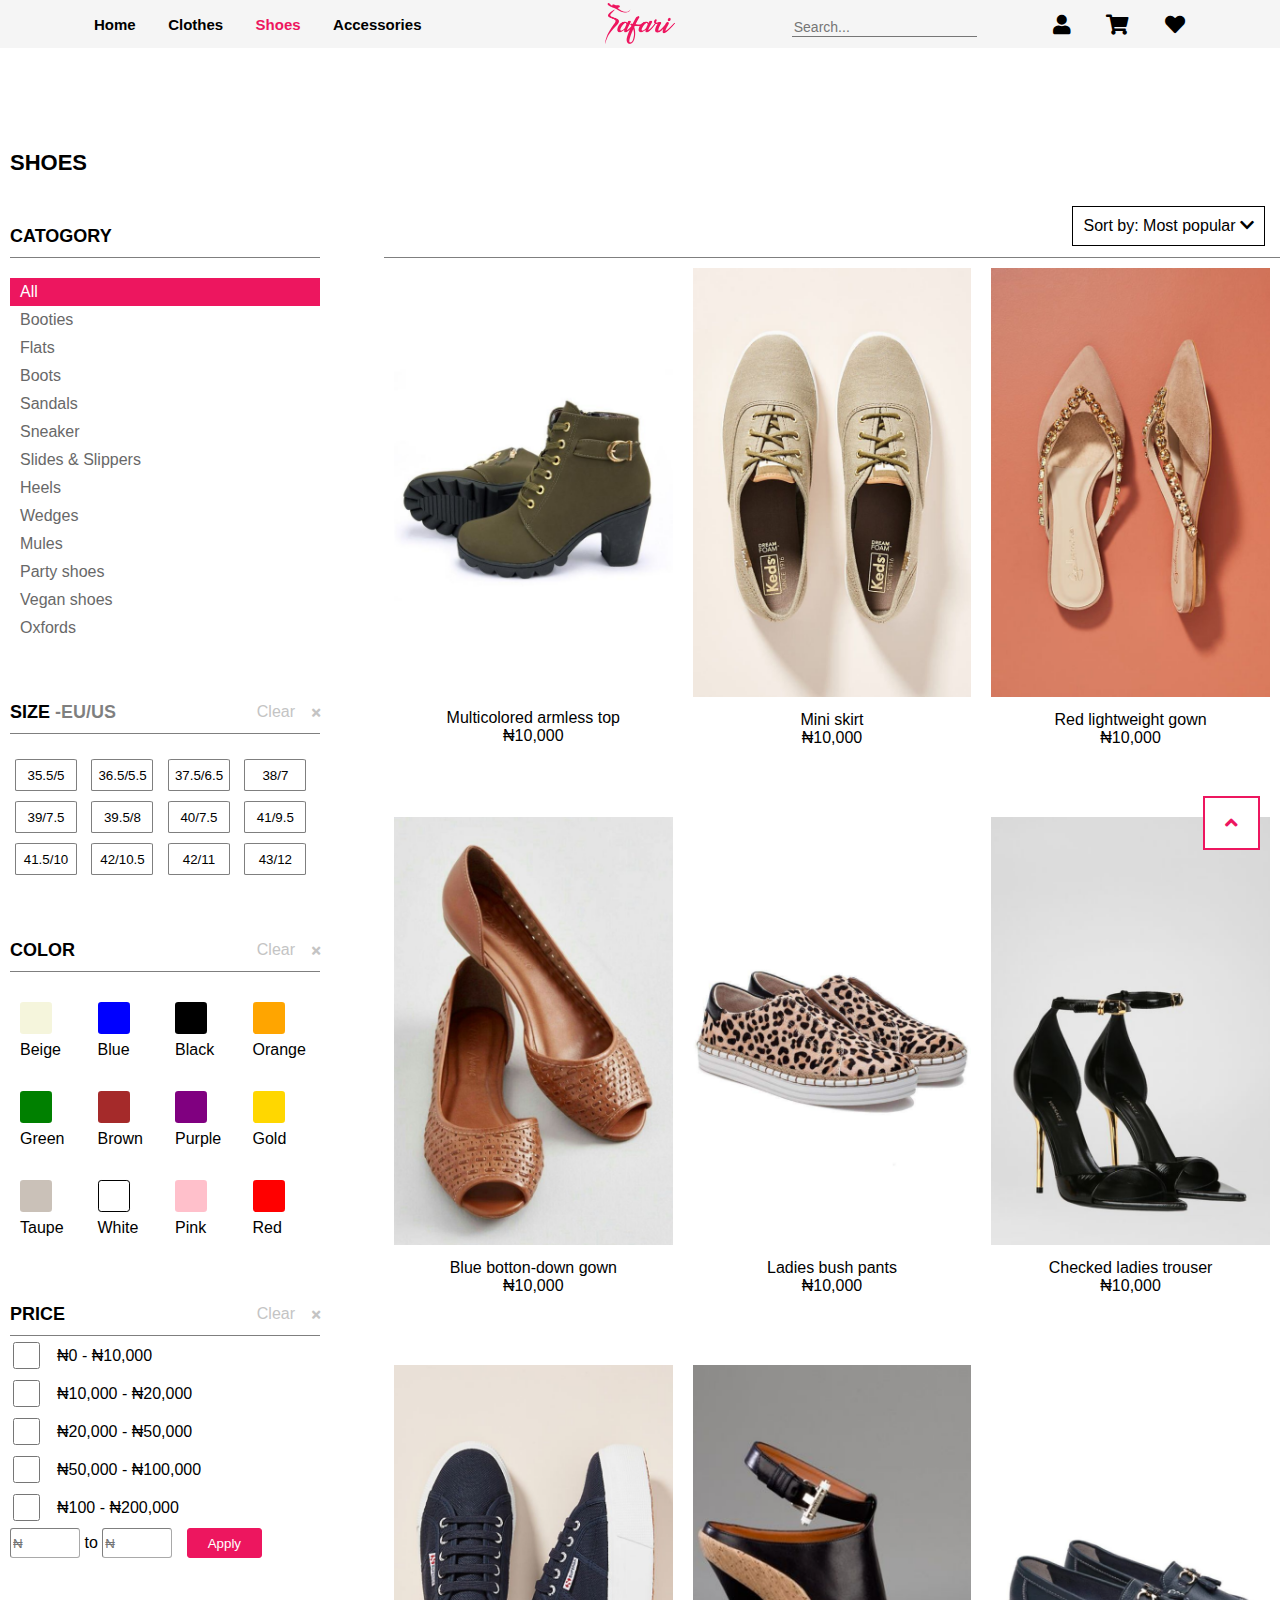
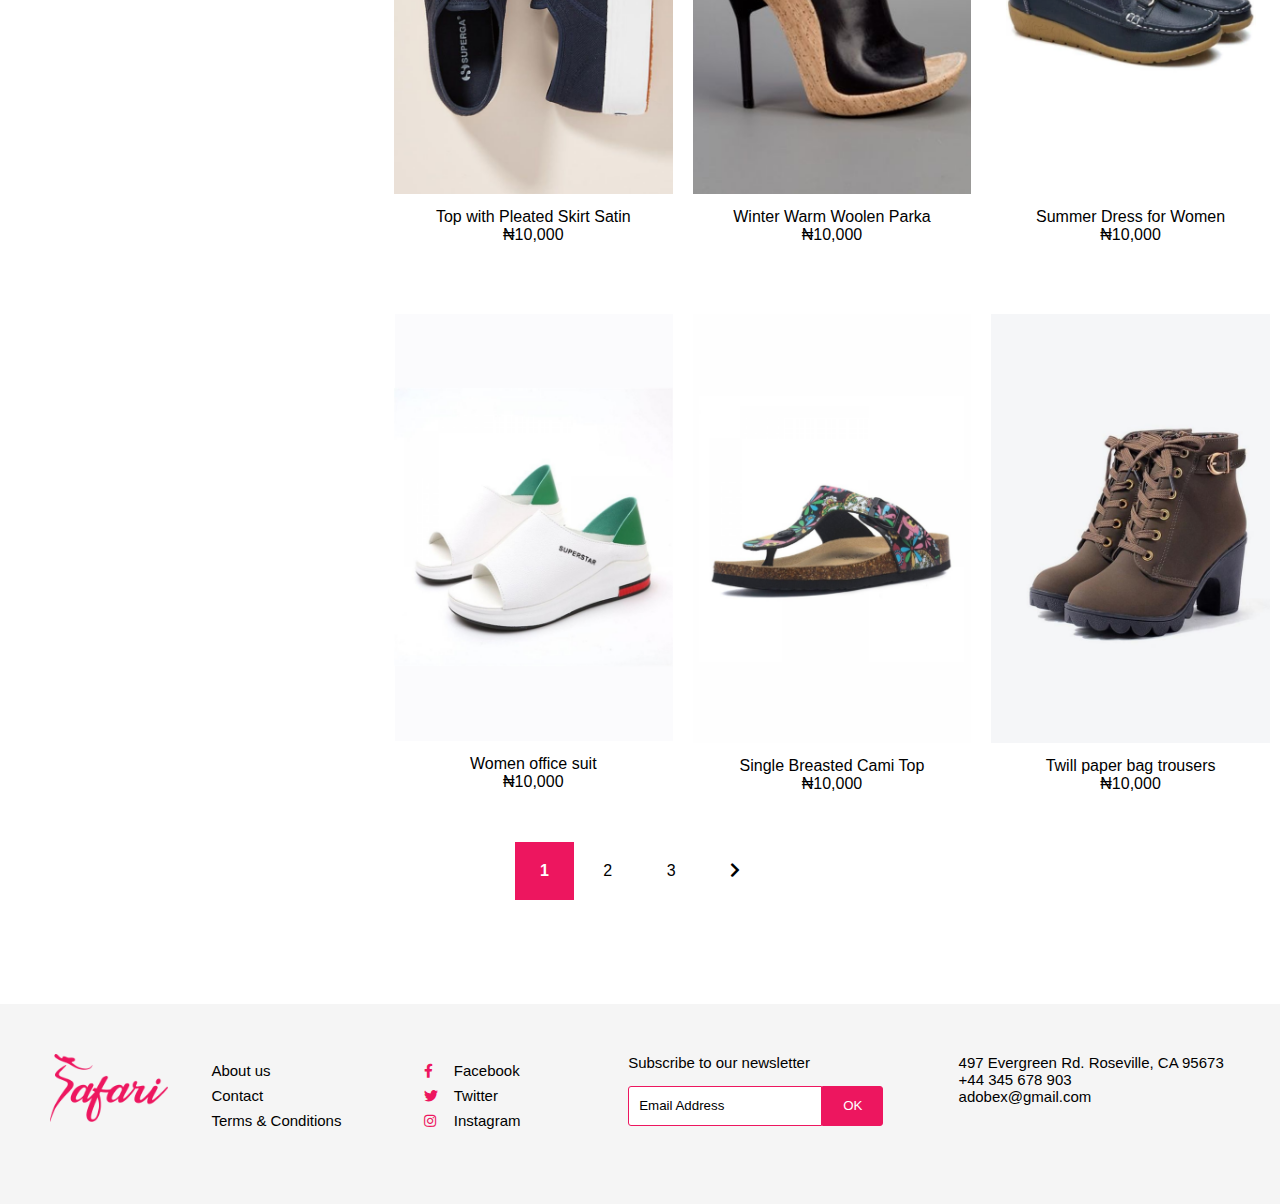
<file: Shoes/index.html>
<!DOCTYPE html>
<html lang="en">
<head>
    <meta charset="UTF-8">
    <meta http-equiv="X-UA-Compatible" content="IE=edge">
    <meta name="viewport" content="width=device-width, initial-scale=1.0">
    <link rel="stylesheet" href="../HeaderFooter.css">
    <link rel="stylesheet" href="./assets/css/style.css">
    <link rel="stylesheet" href="./assets/css/responsive.css">
    <link rel="icon" href="./assets/images/logo_icon.png" type="image/x-icon"/>
    <link rel="stylesheet" href="https://cdnjs.cloudflare.com/ajax/libs/font-awesome/5.15.3/css/all.min.css"> 
    <title>Safari store</title>
</head>
<body>
    <div id="main">
        <div id="header">
            <div id="mobile_navbar" class="mobile_navbar">
                <i class="fas fa-bars"></i>
            </div>

            <div class="right_navbar">
                <input placeholder="Search..." class="input_search" type="text">
                <i class="search_icon fas fa-search"></i>
                <a href="./../Sign-inCreate-account/index.html"><i class="user_icon fas fa-user"></i></a>
                <a href="./../Cart/index.html"><i class="shopping_icon fas fa-shopping-cart"></i></a>
                <a href="./../Favorites/index.html"><i class="heart_icon fas fa-heart"></i></a>
            </div>

            <ul class="navbar">
                    <li>
                        <a href="./../Home/index.html">Home</a>
                    </li>
                    <li>
                        <a href="./../Clothes/index.html">Clothes</a>
                    </li>
                    <li>
                        <a href="./../Shoes/index.html">Shoes</a>
                    </li>
                    <li>
                        <a href="./../Accessories/index.html">Accessories</a>
                    </li>
            </ul>
            <div class="logo">
                <a href="./../Home/index.html"><img src="./assets/images/Logo.png" alt="logo.jpg"></a>
            </div>
        </div>

        <div id="content">
            <h1 class="title">SHOES</h1>
            <input type="checkbox" class="nav_input" id="nav_menu">
            <label for="nav_menu" class="nav_overlay">
                    
            </label>


            <div class="menu">
                <div class="category">
                    <div class="nav-title">
                        <h2>CATOGORY</h2>
                        
                    </div>
                
                    <div class="pick_style">
                        <li class="active"><a href="#"></a>All</li>
                        <li><a href="#"></a>Booties</li>
                        <li><a href="#"></a>Flats</li>
                        <li><a href="#"></a>Boots</li>
                        <li><a href="#"></a>Sandals</li>
                        <li><a href="#"></a>Sneaker</li>
                        <li><a href="#"></a>Slides & Slippers</li>
                        <li><a href="#"></a>Heels</li>
                        <li><a href="#"></a>Wedges</li>
                        <li><a href="#"></a>Mules</li>
                        <li><a href="#"></a>Party shoes</li>
                        <li><a href="#"></a>Vegan shoes</li>
                        <li><a href="#"></a>Oxfords</li>
                    </div>    
                </div>

                <div class="size">
                    <div class="nav-title">
                        <h2>SIZE <span style="color:rgba(0, 0, 0, 0.5);">-EU/US</span></h2>
                        <div class="clear">
                            <p>Clear</p>
                            <i class="fas fa-times"></i>
                        </div>
                    </div>
                
                    <div class="pick_size">
                        <button>35.5/5</button>
                        <button>36.5/5.5</button>
                        <button>37.5/6.5</button>
                        <button>38/7</button>
                        <button>39/7.5</button>
                        <button>39.5/8</button>
                        <button>40/7.5</button>
                        <button>41/9.5</button>
                        <button>41.5/10</button>
                        <button>42/10.5</button>
                        <button>42/11</button>
                        <button>43/12</button>
                    </div>    
                </div>

                <div class="color">
                    <div class="nav-title">
                        <h2>COLOR</h2>
                        <div class="clear">
                            <p>Clear</p>
                            <i class="fas fa-times"></i>
                        </div>
                    </div>
            
                    <div class="pick_color">
                        <li><div class="rectangle_color" style="background-color: beige;"><a href=""></a></div>Beige</li>
                        <li><div class="rectangle_color" style="background-color: blue"><a href=""></a></div>Blue</li>
                        <li><div class="rectangle_color" style="background-color: black"><a href=""></a></div>Black</li>
                        <li><div class="rectangle_color" style="background-color: orange"><a href=""></a></div>Orange</li>
                        <li><div class="rectangle_color" style="background-color: green"><a href=""></a></div>Green</li>
                        <li><div class="rectangle_color" style="background-color: brown"><a href=""></a></div>Brown</li>
                        <li><div class="rectangle_color" style="background-color: purple"><a href=""></a></div>Purple</li>
                        <li><div class="rectangle_color" style="background-color: gold"><a href=""></a></div>Gold</li>
                        <li><div class="rectangle_color" style="background-color: #CAC1B8"><a href=""></a></div>Taupe</li>
                        <li><div class="rectangle_color" style="background-color: white; border: 1px solid black;"><a href=""></a></div>White</li>
                        <li><div class="rectangle_color" style="background-color: pink"><a href=""></a></div>Pink</li>
                        <li><div class="rectangle_color" style="background-color: red"><a href=""></a></div>Red</li>
                    </div>    
                </div>

                <div class="price">
                    <div class="nav-title">
                        <h2>PRICE</h2>
                        <div class="clear">
                            <p>Clear</p>
                            <i class="fas fa-times"></i>
                        </div>
                    </div>

                    <div class="pick_price">
                        <table>
                            <tr>
                                <td><input type="checkbox" id="0-10k" ></td>
                                <td><label for="0-10k">₦0 - ₦10,000</label></td>
                            </tr>
                            <tr>
                                <td><input type="checkbox" id="10k-20k"></td>
                                <td><label for="10k-20k">₦10,000 - ₦20,000</label></td>
                            </tr>
                            <tr>
                                <td><input type="checkbox" id="20k-50k"></td>
                                <td><label for="20k-50k">₦20,000 - ₦50,000</label></td>
                            </tr>
                            <tr>
                                <td><input type="checkbox" id="50k-100k"></td>
                                <td><label for="50k-100k">₦50,000 - ₦100,000</td></label></td>
                            </tr>
                            <tr>
                                <td><input type="checkbox" id="100k-200k"></td>
                                <td><label for="100k-200k">₦100 - ₦200,000</label></td>
                            </tr>
                        </table>
                        <input type="number" placeholder="₦" step="5000"> to <input type="number" placeholder="₦" step="5000">
                        <button>Apply</button>
                    </div>

                </div>


            </div>

            <div class="main_product">
                <label for="nav_menu" class="bo_loc">
                    <i class="fas fa-filter"></i>Lọc
                </label>

                <div class="sortby">
                    <ul>
                        <li class="Sort">
                            <a href="">Sort by: Most popular
                                <i class="fas fa-chevron-down"></i>
                            </a>
                        </li>
                        <ul class="sub_sortby">
                            <li style="border-top: 1px solid rgba(0, 0, 0, 0.25);"><a href="">Most popular</a></li>
                            <li><a href="">Best selling</a></li>
                            <li><a href="">Price: High to Low</a></li>
                            <li><a href="">Price: Low to High</a></li>
                        </ul>
                    </ul>
                </div>

                <div class="products">
                    <div class="product">
                        <div class="img_product">
                            <img src="./assets/images/shoe 1.png" alt="">
                            <div class="product_hover">
                                <a href=""><i class="far fa-heart"></i></a>
                                <a href=""><i class="fas fa-shopping-cart">   ADD TO CART</i></a>
                            </div>
                        </div>
                        <p>Multicolored armless top <br>₦10,000</p>
                    </div>
                    <div class="product">
                        <div class="img_product">
                            <img src="./assets/images/shoe 2.png" alt="">
                            <div class="product_hover">
                                <a href=""><i class="far fa-heart"></i></a>
                                <a href=""><i class="fas fa-shopping-cart">   ADD TO CART</i></a>
                            </div>
                        </div>
                        <p>Mini skirt<br>₦10,000</p>
                    </div>
                    <div class="product">
                        <div class="img_product">
                            <img src="./assets/images/shoe 3.png" alt="">
                            <div class="product_hover">
                                <a href=""><i class="far fa-heart"></i></a>
                                <a href=""><i class="fas fa-shopping-cart">   ADD TO CART</i></a>
                            </div>
                        </div>
                        <p>Red lightweight gown<br>₦10,000</p>
                    </div>
                    <div class="product">
                        <div class="img_product">
                            <img src="./assets/images/shoe 4.png" alt="">
                            <div class="product_hover">
                                <a href=""><i class="far fa-heart"></i></a>
                                <a href=""><i class="fas fa-shopping-cart">   ADD TO CART</i></a>
                            </div>
                        </div>
                        <p>Blue botton-down gown <br>₦10,000</p>
                    </div>
                    <div class="product">
                        <div class="img_product">
                            <img src="./assets/images/shoe 5.png" alt="">
                            <div class="product_hover">
                                <a href=""><i class="far fa-heart"></i></a>
                                <a href=""><i class="fas fa-shopping-cart">   ADD TO CART</i></a>
                            </div>
                        </div>
                        <p>Ladies bush pants<br>₦10,000</p>
                    </div>
                    <div class="product">
                        <div class="img_product">
                            <img src="./assets/images/shoe 6.png" alt="">
                            <div class="product_hover">
                                <a href=""><i class="far fa-heart"></i></a>
                                <a href=""><i class="fas fa-shopping-cart">   ADD TO CART</i></a>
                            </div>
                        </div>
                        <p>Checked ladies trouser<br>₦10,000</p>
                    </div>
                    <div class="product">
                        <div class="img_product">
                            <img src="./assets/images/shoe 7.png" alt="">
                            <div class="product_hover">
                                <a href=""><i class="far fa-heart"></i></a>
                                <a href=""><i class="fas fa-shopping-cart">   ADD TO CART</i></a>
                            </div>
                        </div>
                        <p>Top with Pleated Skirt Satin<br>₦10,000</p>
                    </div>
                    <div class="product">
                        <div class="img_product">
                             <img src="./assets/images/shoe 8.png" alt="">
                             <div class="product_hover">
                                <a href=""><i class="far fa-heart"></i></a>
                                <a href=""><i class="fas fa-shopping-cart">   ADD TO CART</i></a>
                            </div>
                        </div>
                        <p>Winter Warm Woolen Parka<br>₦10,000</p>
                    </div>
                    <div class="product">
                        <div class="img_product">
                             <img src="./assets/images/shoe 9.png" alt="">
                             <div class="product_hover">
                                <a href=""><i class="far fa-heart"></i></a>
                                <a href=""><i class="fas fa-shopping-cart">   ADD TO CART</i></a>
                            </div>
                        </div>
                        <p>Summer Dress for Women<br>₦10,000</p>
                    </div>
                    <div class="product">
                        <div class="img_product">
                            <img src="./assets/images/shoe 10.png" alt="">
                            <div class="product_hover">
                                <a href=""><i class="far fa-heart"></i></a>
                                <a href=""><i class="fas fa-shopping-cart">   ADD TO CART</i></a>
                            </div>
                        </div>
                        <p>Women office suit<br>₦10,000</p>
                    </div>
                    <div class="product">
                        <div class="img_product">
                            <img src="./assets/images/shoe 11.png" alt="">
                            <div class="product_hover">
                                <a href=""><i class="far fa-heart"></i></a>
                                <a href=""><i class="fas fa-shopping-cart">   ADD TO CART</i></a>
                            </div>
                        </div>
                        <p>Single Breasted Cami Top<br>₦10,000</p>
                    </div>
                    <div class="product">
                        <div class="img_product">
                            <img src="./assets/images/shoe 12.png" alt="">
                            <div class="product_hover">
                                <a href=""><i class="far fa-heart"></i></a>
                                <a href=""><i class="fas fa-shopping-cart">   ADD TO CART</i></a>
                            </div>
                        </div>
                        <p>Twill paper bag trousers<br>₦10,000</p>
                    </div>
                </div>

            </div>
            
            <div class="next_page">
                <li><a class="active" href="#page1">1</a></li>
                <li><a href="#page2">2</a></li>
                <li><a href="#page3">3</a></li>
                <li><a href="#next_page"><i class="fas fa-chevron-right"></i></a></li>
            </div>
        </div>
        <a href="#"><i class="fas fa-angle-up"></i></a>



        <div id="footer">
            <div class="logo">
                <img src="./assets/images/Logo.png" alt="">
            </div>

            <div class="infomation">
                <li><a href="">About us</a></li>
                <li><a href="">Contact</a></li>
                <li><a href="">Terms & Conditions</a></li>
            </div>

            <div class="social">
                <li><a href=""><i class="fab fa-facebook-f"></i></a>Facebook</li>
                <li><a href=""><i class="fab fa-twitter"></i></a>Twitter</li>
                <li><a href=""><i class="fab fa-instagram"></i></a>Instagram</li>
            </div>

            <div class="subscribe">
                <p>Subscribe to our newsletter</p>
                <div class="email">
                    <input type="text" placeholder="Email Address">
                    <button>OK</button>
                </div>
            </div>

            <div class="contact">
                <p>497 Evergreen Rd. Roseville, CA 95673 <br>+44 345 678 903 <br>adobex@gmail.com</p>
            </div>
        </div>
        <div class="overlay" style="display: none; position: fixed; background-color: rgba(0, 0, 0, 0.25); top: 0; right: 0; bottom: 0; left: 0; z-index: 10;">
            
        </div>
        <input class="mobileSearchInput" style="display: none; position: fixed;
            top: 50%;
            left: 50%;
            transform: translate(-50%, -50%);
            width: 70%;
            height: 40px;
            font-size: 20px;
            padding: 0 10px;
            outline: none;
            z-index: 20;" placeholder="Search..." class="input_search" type="text">
    </div>
    <script src="/HeaderFooter.js"></script>
    <script>
        document.querySelectorAll('.navbar li a')[2].style.color = '#ED165F';
    </script>
</body>
</html>
</file>
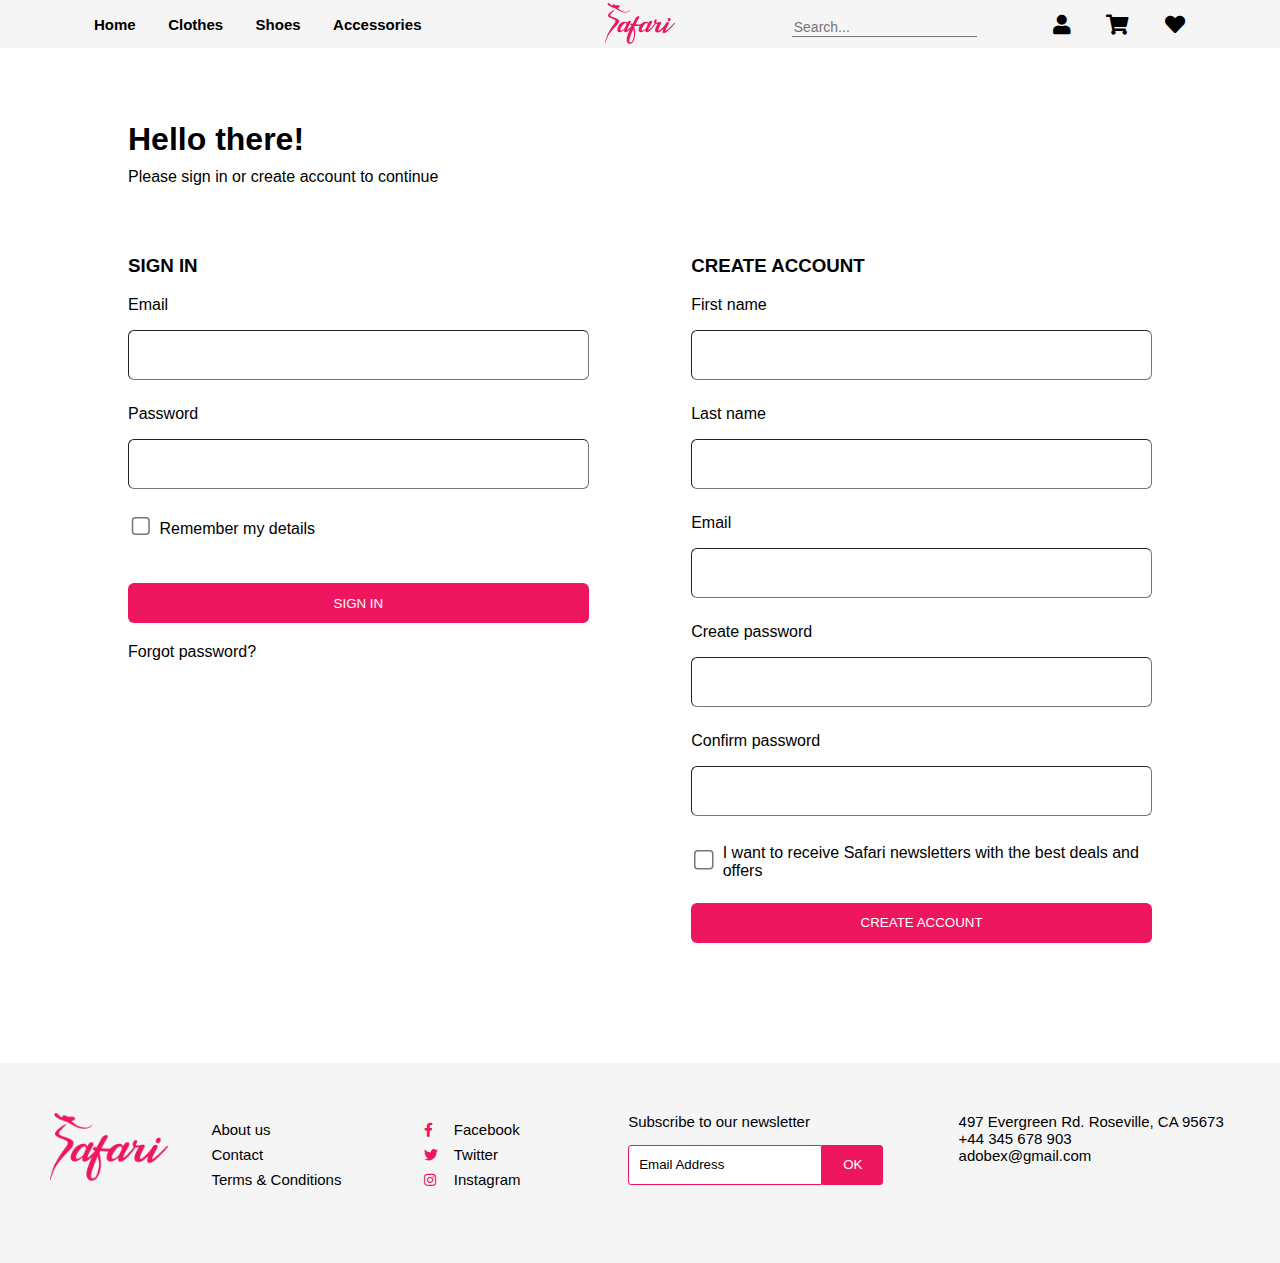
<file: Sign-inCreate-account/index.html>
<!DOCTYPE html>
<html lang="en">
<head>
    <meta charset="UTF-8">
    <meta http-equiv="X-UA-Compatible" content="IE=edge">
    <meta name="viewport" content="width=device-width, initial-scale=1.0">
    <link rel="stylesheet" href="../HeaderFooter.css">
    <link rel="stylesheet" href="./assets/css/style.css">
    <link rel="stylesheet" href="./assets/css/responsive.css">
    <link rel="icon" href="./assets/images/logo_icon.png" type="image/x-icon"/>
    <link rel="stylesheet" href="https://cdnjs.cloudflare.com/ajax/libs/font-awesome/5.15.3/css/all.min.css"> 
    <title>Safari store</title>
</head>
<body>
    <div id="main">
        <div id="header">
            <div id="mobile_navbar" class="mobile_navbar">
                <i class="fas fa-bars"></i>
            </div>

            <div class="right_navbar">
                <input placeholder="Search..." class="input_search" type="text">
                <i class="search_icon fas fa-search"></i>
                <a href="./../Sign-inCreate-account/index.html"><i class="user_icon fas fa-user"></i></a>
                <a href="./../Cart/index.html"><i class="shopping_icon fas fa-shopping-cart"></i></a>
                <a href="./../Favorites/index.html"><i class="heart_icon fas fa-heart"></i></a>
            </div>

            <ul class="navbar">
                    <li>
                        <a href="./../Home/index.html">Home</a>
                    </li>
                    <li>
                        <a href="./../Clothes/index.html">Clothes</a>
                    </li>
                    <li>
                        <a href="./../Shoes/index.html">Shoes</a>
                    </li>
                    <li>
                        <a href="./../Accessories/index.html">Accessories</a>
                    </li>
            </ul>
            <div class="logo">
                <a href="./../Home/index.html"><img src="./assets/images/Logo.png" alt="logo.jpg"></a>
            </div>
        </div>


        <div id="content">
            <div class="title">
                <h1>Hello there!</h1>
                <p>Please sign in or create account to continue</p>
            </div>

            <div class="sign_in">
                <h3>SIGN IN</h3>
                <div class="formsign_in">
                    <label for="email">Email</label>
                    <input type="text">
                    <label for="password">Password</label>
                    <input type="text">
                    <table class="remember">
                        <td><input style="width: auto; height: auto; zoom: 1.5; margin: 0;" type="checkbox"></td>
                        <td><label style="width: auto; height: auto; padding-left: 5px;" for="">Remember my details</label></td>
                    </table>
                    <a href="./../Account_information/index.html"><button>SIGN IN</button></a>
                    <a href="">Forgot password?</a>
                </div>
            </div>

            <div class="create_account">
                <h3>CREATE ACCOUNT</h3>
                <div class="form_create_account">
                    <label for="">First name</label>
                    <input type="text">
                    <label for="">Last name</label>
                    <input type="text">
                    <label for="">Email</label>
                    <input type="text">
                    <label for="">Create password</label>
                    <input type="text">
                    <label for="">Confirm password</label>
                    <input type="text">
                    <table class="remember">
                        <td><input style="width: auto; height: auto; zoom: 1.5; margin: 0;" type="checkbox"></td>
                        <td><label style="width: auto; height: auto; padding-left: 5px;" for="">I want to receive Safari newsletters with the best deals and offers</label></td>
                    </table>
                    <a href="./../Account_information/index.html"><button>CREATE ACCOUNT</button></a>
                    

                </div>
            </div>
        </div>




        <div id="footer">
            <div class="logo">
                <img src="./assets/images/Logo.png" alt="">
            </div>

            <div class="infomation">
                <li><a href="">About us</a></li>
                <li><a href="">Contact</a></li>
                <li><a href="">Terms & Conditions</a></li>
            </div>

            <div class="social">
                <li><a href=""><i class="fab fa-facebook-f"></i></a>Facebook</li>
                <li><a href=""><i class="fab fa-twitter"></i></a>Twitter</li>
                <li><a href=""><i class="fab fa-instagram"></i></a>Instagram</li>
            </div>

            <div class="subscribe">
                <p>Subscribe to our newsletter</p>
                <div class="email">
                    <input type="text" placeholder="Email Address">
                    <button>OK</button>
                </div>
            </div>

            <div class="contact">
                <p>497 Evergreen Rd. Roseville, CA 95673 <br>+44 345 678 903 <br>adobex@gmail.com</p>
            </div>
        </div>
        <div class="overlay" style="display: none; position: fixed; background-color: rgba(0, 0, 0, 0.25); top: 0; right: 0; bottom: 0; left: 0; z-index: 10;">
            
        </div>
        <input class="mobileSearchInput" style="display: none; position: fixed;
            top: 50%;
            left: 50%;
            transform: translate(-50%, -50%);
            width: 70%;
            height: 40px;
            font-size: 20px;
            padding: 0 10px;
            outline: none;
            z-index: 20;" placeholder="Search..." class="input_search" type="text">

    </div>

    <script src="/HeaderFooter.js"></script>
</body>
</html>
</file>
<file: HeaderFooter.css>
* {
    box-sizing: border-box;
}

html {
    font-family: Mulish, sans-serif;
    /* font-family: Arial, Helvetica, sans-serif; */
    scroll-behavior: smooth;
}

body {
    margin: 0;
    padding: 0;
}


#header {
    position: fixed;
    top: 0;
    width: 100%;
    height: 48px;
    z-index: 10;
    background-color: #F5F5F5;
    display: block;
    overflow: hidden;
}

.navbar {
    position: relative;
    margin: 0;
    margin-left: 80px;
    padding: 0;
    
}


ul {
    display: inline;
    list-style-type: none;
    margin: 0;
    padding: 0;
    
}

.navbar li {
    display: inline-block;
    padding: 16px 14px;
    position: relative;

}

.navbar li a {
    text-decoration: none;
    /* padding: 0px 14px; */
    /* margin: 0px 10px; */
    display: block;
    font-size: 15px;
    font-weight: 600;
    color: black;
}

.navbar li a:before {
    content: "";
    color: #ED165F;
    position: absolute;
    border-bottom: 3px solid #ED165F;
    height: 100%;
    bottom: 10px;
    left: 0;
    width: 0;
    z-index: 1;
    transition: all 0.3s ease-in;
}

.navbar li a:hover:before {
    width: 100%;
}

.mobile_navbar {
    line-height: 48px;
    display: none;
    vertical-align: middle;
    padding-left: 10px;
    padding-right: 10px;
    font-size: 20px;
}

#header .logo {
    position: absolute;
    width: 70px;
    height: 41px;
    left: 50%;
    top: 3px;
    content: "";
    margin-left: -35px;
    cursor: pointer;
}

#header .logo img {
    height: 100%;
    width: 100%;
}

.right_navbar {
    float: right;
    height: 48px;
    line-height: 48px;
    margin-right: 80px;
    font-size: 20px;
}

.input_search {
    border-width: 0px;
    border-bottom-width: 1px;
    background-color: #F5F5F5;
    font-size: 14px;
}

#header input:focus {
    outline: none;
}

#header .right_navbar .fas:hover {
    color: #ED165F;
}

.fa-angle-double-down:hover {
    color: white;
}

#header .right_navbar .fas {
    color: black;
    size: 16px;
    padding: 15px;
}



.active_search {
    display: block !important;
}

#header .search_icon {
    visibility: hidden;
}

/* footer */
#footer {
    width: 100%;
    height: 200px;
    padding: 50px;
    background-color: #F5F5F5;
    font-size: 15px;
    display: grid;
    grid-template-columns: 10% 15% 15% 25% auto;
    grid-column-gap: 3%;
}   

#footer .logo {
    position: relative;
    height: auto;
}

#footer .logo img {
    width: 100%;
    height: auto;
}

#footer .infomation {
    list-style-type: none;
    height: auto;
}

#footer a {
    text-decoration: none;
    color: black;
}

#footer li {
    cursor: pointer;
    margin: 8px;
}

#footer li a:hover {
    color: #ED165F;
}

#footer .social {
    height: auto;
    list-style-type: none;
}

#footer .social a{
    font-size: 14px;
}

#footer .fab {
    width: 20px;
    color: #ED165F;
    cursor: pointer;
    margin-right: 10px;
}

#footer .subscribe {
    height: auto;
    left: 45%;
}

#footer .subscribe p {
    margin-top: 0px;
}

#footer .email {
    position: relative;
    height: 40px;
}

#footer .subscribe input {
    height: 100%;
    padding: 5px;
    padding-left: 10px;
    border: 1.5px solid #ED165F;
    border-top-left-radius: 3px;
    border-bottom-left-radius: 3px ;
    
}

#footer .subscribe input::placeholder {
    color: black;
}

#footer .subscribe input:focus {
    outline: none;
}

#footer .subscribe button {
    position: absolute;
    height: 100%;
    border: 1.5px solid #ED165F;
    border-top-right-radius: 3px;
    border-bottom-right-radius: 3px ;
    padding-left: 20px;
    padding-right: 20px;
    color: white;
    background-color: #ED165F;
    cursor: pointer;
    display: inline-block;
}

#footer .contact p {
    margin-top: 0px;
}

/* responsive */

@media (max-width: 1024px){
    #header .right_navbar input {
        display: none;
    }

    #header .search_icon {
        visibility: visible;
    }
}
/*Tablet*/
@media (min-width: 740px) and (max-width: 1024px){
    #header .navbar{
        margin: 0px;
        font-size: 1vw;
    }

    #header .navbar a {
        margin: 0px;
    }

    #header .right_navbar {
        margin: 0px;
        font-size: 1.8vw;
    }

    #header .right_navbar .input_search {
        font-size: 1.8vw;
    }

    #header .right_navbar .fas {
        padding: 12px;
    }

    #footer {
        grid-template-columns: auto auto auto;
        height: auto;
        grid-row-gap: 30px;
    }

    #footer .logo img {
        width: 40%;
    }
}


/*Mobile*/
@media (max-width: 740px){
    /* [class*="col-"] {
        width: 100%;
    } */

    #header .navbar li {
        display: block;
    }

    #header .mobile_navbar {
        display: inline-block;
    }

    #header .right_navbar {
        margin: 0px;
        font-size: 2.5vw;
    }

    #header .right_navbar .fas {
        padding: 10px;
    }

    #footer {
        grid-template-columns: auto;
        height: auto;
        grid-row-gap: 30px;
    }

    #footer .logo img {
        width: 40%;
    }

    #footer .fab {
        margin-right: 5px;
    }
}
</file>
<file: Accessories/assets/css/style.css>
#content {
    margin: 50px auto;
    display: block;
    max-width: 1440px;
}

#content .title {
    padding-top: 100px;
    font-size: 22px;
    margin: 10px;
}

#content .menu {
    width: 25%;
    height: auto;
    transition: transform linear 0.3s, opacity linear 0.3s;
    display: inline-block;
    padding-left: 10px;
}

#content .menu h2 {
    font-size: 18px;
    margin: 0;
    padding-top: 40px;
}

#content .menu .clear {
    cursor: pointer;
}

#content .menu p {
    float: right;
    margin: 0;
    margin-top: -20px;
    padding-right: 25px;
    color: rgba(196, 196, 196, 1);
}

#content .menu a {
    text-decoration: none;
    
}


#content .menu a:focus {
    color: white;
    background-color: #ED165F;
}

#content .menu .fa-times {
    float: right;
    margin: 0;
    margin-top: -16px;
    font-size: 12px;
    color: rgba(196, 196, 196, 1);
}

#content .menu .nav-title {
    padding-bottom: 10px;
    border-bottom: 1px solid rgba(0, 0, 0, 0.5);
}

#content .menu .category li{
    list-style: none;
    color: #686868;
    padding: 5px 0px;
    cursor: pointer;
    padding-left: 10px;
}

#content .menu .pick_style {
    padding-top: 20px;
    padding-bottom: 20px;
}

#content .menu .pick_style .active{
    color: white;
    background-color: #ED165F;
}

#content .menu .pick_style li:hover {
    color: white;
    background-color: #ED165F;
}

#content .menu .size .pick_size {
    display: inline-block;
    margin-bottom: 20px;
    margin-top: 20px;
}

#content .menu .size .pick_size {
    display: inline-block;
    margin-bottom: 20px;
    margin-top: 20px;
}

#content .menu .size button {
    padding: 5px 10px;
    margin: 5px;
    width: 54px;
    height: 32px;
    background-color: white;
    border: 1.5px solid rgba(0, 0, 0, 0.5);
    border-radius: 5%;
    cursor: pointer;
}

#content .menu .size button:hover {
    border-color: #ED165F;
    color: #ED165F;
}

#content .menu .size button:focus {
    color: white;
    background-color: #ED165F;
    border: none;
}

#content .menu .color .pick_color {
    display: grid;
    grid-template-columns: 25% 25% 25% 25%;
    margin-bottom: 20px;
    padding: 0px 10px;
    margin-top: 10px;
    gap: 5px
}

#content .menu .color li{
    cursor: pointer;
    list-style: none;
    line-height: 32px;
    width: 35%;
    margin-top: 20px;
    justify-items: center;

}

#content .menu .color .rectangle_color{
    width: 32px;
    height: 32px;
    float: left;
    margin-right: 5px;
    border-radius: 10%;
    cursor: pointer;
}

#content .menu .color .rectangle_color:active{
    border: 1.5px solid rgba(0, 0, 0, 0.5);
}

#content .menu .price input[type=checkbox] {
    width: 27px;  
    height: 27px;
    margin-left: 0px;
}

#content .menu .price table {
    margin-left: 0px;
 
}

#content .menu .price label {
    margin-left: 10px;
    cursor: pointer;
}

#content .menu .price input[type=number] {
    cursor: pointer;
    width: 70px;
    border-radius: 3px;
    border-width: 1px;
    border-color: rgba(0, 0, 0, 0.5);
    height: 30px;
}

#content .menu .price button {
    border: 1.5px solid #ED165F;
    border-radius: 3px;
    padding-left: 20px;
    padding-right: 20px;
    margin-left: 10px;
    color: white;
    background-color: #ED165F;
    cursor: pointer;
    height: 30px;
}

#content .main_product {
    display: block;
    float: right;
    width: 70%;
    position: relative;
    
}

#content .main_product .bo_loc {
    margin-top: 20px;
    position: absolute;
    top: 0;
    left: 10px;
    padding: 10px;
    font-size: 18px;
    cursor: pointer;
    display: none;
}

#content .nav_overlay {
    position: fixed; 
    top: 0;
    bottom: 0;
    left: 0;
    width: 100%;
    z-index: 8;
    background-color: rgba(0, 0, 0, 0.3);
    display: none;
    animation: fadeIn linear 0.3s;
}

.nav_input {
    display: none;
}




#content .main_product .fa-filter {
    margin-right: 10px;
}

#content .main_product .sortby {
    margin-top: 20px;
    border: 1px solid black;
    position: absolute;
    top: 0;
    right: 15px;
    z-index: 1;
    background-color: white;
}

#content .main_product .sortby a {
    text-decoration: none;
    color: black;
    padding: 10px;
    display: block;
}

#content .main_product .sortby:hover .sub_sortby{
    display: block;
}

#content .main_product .sortby .sub_sortby{
    display: none;
}

#content .main_product .sortby a:hover{
    background-color: #ED165F;
    color: white;
}
  

#content .main_product .products {
    border-top: 1px solid rgba(0, 0, 0, 0.5);
    position: relative;
    top: 71px;
    display: grid;
    grid-template-columns: 33.33% 33.33% 33.33%;
    grid-row-gap: 40px;
}

#content .main_product .product p {    
    margin: 0;
    text-align: center;
    padding: 10px;
}

#content .product {
    margin: 10px;
}

.img_product {
    position: relative;
    cursor: pointer;
    overflow: hidden;
}

.products .product_hover a{
    text-decoration: none;
    float: left;
    left: 50%;
    text-align: center;
    outline: none;
    margin-bottom: 10px;
    width: 100%;
}

.product_hover i {
    color: #ED165F;
    background-color: white;
    padding: 10px;
    border-radius: 3px;
}
.products .product:hover {
    box-shadow: 0 4px 8px 0 rgba(0, 0, 0, 0.2), 0 6px 20px 0 rgba(0, 0, 0, 0.19);
    
}

.products img {
    width: 100%;
    height: auto;
    transition: 0.5s ease-in-out;
    opacity: 1;
    transform: scale(1, 1);
    -moz-transform: scale(1, 1);
    -webkit-transform: scale(1, 1);
    -o-transform: scale(1, 1);
    -ms-transform: scale(1, 1);
    background-color: rgba(0, 0, 0, 0);
}

.product:hover img {
    transform: scale(1.2, 1.2);
    -moz-transform: scale(1.2, 1.2);
    -webkit-transform: scale(1.2, 1.2);
    -o-transform: scale(1.2, 1.2);
    -ms-transform: scale(1.2, 1.2);
    background-color: rgba(0, 0, 0, 0.19);
    opacity: 0.7;
}

.products .product_hover {
    transition: 0.75s ease;
    opacity: 0;
    position: absolute;
    top: 50%;
    left: 50%;
    transform: translate(-50%, -50%);
    -ms-transform: translate(-50%, -50%)
}

.product:hover .product_hover {
    opacity: 1;
}

.next_page {
    padding-top: 100px;
    clear: both;
    margin-left: auto;
    margin-right: auto;
    overflow: auto;
    text-align: center;
}

.next_page li {
    display: inline-block;
    position: relative;
}

.next_page li a {
    text-decoration: none;
    display: block;
    color: black;
    padding: 20px 25px;
}

.next_page li a:before {
    content: "";
    position: absolute;
    border-bottom: 3px solid #ED165F;
    height: 100%;
    bottom: 0px;
    left: 0;
    width: 0;
    z-index: 1;
    transition: all 0.2s ease-in;
}

.next_page li a:hover:before {
    width: 100%;
}

.next_page li .active {
    color: white;
    font-weight: 900;
    background: #ED165F;
}


.fa-angle-up {
    position: sticky;
    right: 20px;
    bottom: 50px;
    font-size: 20px;
    cursor: pointer;
    z-index: 1;
    float: right;
    border: 2px solid #ED165F;
    color: #ed165f;
    padding: 20px;
    padding-top: 15px;
    padding-bottom: 15px;
    background-color: white;
}

@keyframes fadeIn {
    from {
        opacity: 0;
    }
    to {
        opacity: 1;
    }
}
</file>
<file: Accessories/assets/css/responsive.css>
/*Tablet*/
@media (min-width: 740px) and (max-width: 1024px){
    #header .navbar{
        margin: 0px;
        font-size: 1vw;
    }

    #header .navbar a {
        margin: 0px;
    }

    #header .right_navbar {
        margin: 0px;
        font-size: 1.8vw;
    }

    #header .right_navbar .input_search {
        font-size: 1.8vw;
    }

    #header .right_navbar .fas {
        padding: 12px;
    }

    #content .menu {
        opacity: 0;
        top: 48px;
        position: fixed;
        z-index: 9;
        width: 50%;
        background-color: white;
        overflow-y: scroll;
        padding-left: 10px;
        margin-right: 10px;
        height: 100%;
        max-width: 100%;
        padding-bottom: 100px;
        transform: translateX(-100%);
        
    }

    ::-webkit-scrollbar {
        width: 10px;
    }

    #content .nav_input:checked ~ .nav_overlay {
        display: block;
    }
    
    #content .nav_input:checked ~ .menu {
        transform: translateX(0%);
        opacity: 1;
    }

    #content .main_product .bo_loc {
        display: block;
        margin-top: 30px;
    }

    #content .main_product {
        width: 100%;
        margin: 0px;
        
    }

    #content .products {
        grid-template-columns: 33.33% 33.33% 33.33%;
    }

    #footer {
        grid-template-columns: auto auto auto;
        height: auto;
        grid-row-gap: 30px;
    }

    #footer .logo img {
        width: 40%;
    }
}

/* ipad pro */
@media (width: 1024px) {
    #content .nav_input:checked ~ .menu {
        transform: translateX(-10%);
    }
}

/*PC*/
/* @media (min-width: 1024px) and (max-width: 1239px) {
    #content .products {
        width: 90%;
        margin: auto;
    }
} */

/*big screen*/ 
/* @media (min-width: 1240px) {
    #content .products {
        width: 80%;
        margin: auto;
    }
} */

/* iphone 5 */
@media (max-width: 320px)  {
    #content .menu .color li {
        font-size: 10.7px;
    }

    #content .menu .price input[type=number] {
        width: 57px;
    }
}


/*Mobile*/
@media (max-width: 740px){

    #header .navbar li {
        display: block;
    }

    #header .mobile_navbar {
        display: inline-block;
    }

    #header .right_navbar input {
        display: none;
    }

    #header .right_navbar {
        margin: 0px;
        font-size: 2.5vw;
    }

    #header .right_navbar .fas {
        padding: 10px;
    }

    #content {
        margin: 0;
    }

    #content .title {
        font-size: 16px;
        margin-left: 10px;
    }

    #content .menu {
        opacity: 0;
        /* display: none; */
        top: 48px;
        position: fixed;
        z-index: 9;
        width: 80%;
        background-color: white;
        overflow-y: scroll;
        padding-left: 10px;
        margin-right: 10px;
        height: 100%;
        max-width: 100%;
        padding-bottom: 100px;
        transform: translateX(-100%);
        
    }

    ::-webkit-scrollbar {
        width: 10px;
    }

    #content .nav_input:checked ~ .nav_overlay {
        display: block;
    }
    
    #content .nav_input:checked ~ .menu {
        transform: translateX(0%);
        opacity: 1;
    }

    #content .main_product .bo_loc {
        display: block;
        margin-top: 30px;
    }

    #content .main_product .sortby {
        margin-top: 30px;
    }

    #content .main_product {
        width: 100%;
        margin: 0px;
        
    }

    #content .main_product .products {
        grid-template-columns: 50% 50%;
        margin: 10px;
    }

    p,
    li {
        font-size: 14px;
    }

    #footer {
        grid-template-columns: auto;
        height: auto;
        grid-row-gap: 30px;
    }

    #footer .logo img {
        width: 40%;
    }

    #footer .fab {
        margin-right: 5px;
    }
}
</file>
<file: Account/assets/css/style.css>
#content {
    margin: 100px auto 60px auto;
    display: block;
    max-width: 1440px;
}

#content .account_dashboard {
    box-shadow: 0px 0px 5px 1px rgba(0, 0, 0, 0.1);
    display: inline-block;
    height: 750px;
    position: relative;
    background-color: white;
}

#content .account_dashboard .title {
    text-align: center;
}

#content .account_dashboard .menu li{
    width: 100%;
    float: right;  
    list-style: none;
    
}

#content .account_dashboard .menu a{
    color: #000;
    text-decoration: none;
    display: block;  
    border: 0.5px solid white;
}

#content .account_dashboard .fas {
    margin: 20px;
}

#content .account_dashboard .menu ul li > a:hover{
    border-color: #ED165F;
    border-radius: 5px;
}

#content .account_dashboard .menu ul .active{
    color: white;
    background-color: #ED165F;
    border-radius: 5px;
}

#content .account_dashboard .sign_out {
    position: absolute;
    bottom: 10px;
    display: block;
    text-align: center;
    margin-left: -15px;
}


#content .user_information {
    display: block;
    float: right;
    padding-left: 5%;
}

#content .form_information {
    box-shadow: 0px 0px 5px 1px rgba(0, 0, 0, 0.1);
    padding: 50px;
    padding-bottom: 7.5px;
}


#content input,
#content button,
#content select,
#content label{
    display: block;
    width: 300px;
    border-radius: 6px;
}

#content button {
    width: 200px;
}

#content input,
#content select {
    margin-top: 16px;
    margin-bottom: 25px;
    height: 50px;
    font-size: 20px;
    border-width: 1px;
}

#content input:focus-visible {
    outline: none;
}

#content button {
    background-color: #ED165F;
    color: white;
    height: 40px;
    border: none;
    margin-bottom: 20px;
    margin-top: 20px;
    text-transform: uppercase;
}

#content .remember {
    margin-bottom: 20px;
}

#content .form_information a{
    text-decoration: none;
    color: #ED165F;
}

#content .change_infor {
    display: inline-block;
}

#content .change_password {
    display: block;
    float: right;
    padding-left: 50px;
}
</file>
<file: Account/assets/css/responsive.css>
/* For desktop: */
.col-1 {width: 8.33%;}
.col-2 {width: 16.66%;}
.col-3 {width: 25%;}
.col-4 {width: 33.33%;}
.col-5 {width: 41.66%;}
.col-6 {width: 50%;}
.col-7 {width: 58.33%;}
.col-8 {width: 66.66%;}
.col-9 {width: 75%;}
.col-10 {width: 83.33%;}
.col-11 {width: 91.66%;}
.col-12 {width: 100%;}

/*Tablet*/
@media (min-width: 740px) and (max-width: 1024px){
    .col-s-1 {width: 8.33%;}
    .col-s-2 {width: 16.66%;}
    .col-s-3 {width: 25%;}
    .col-s-4 {width: 33.33%;}
    .col-s-5 {width: 41.66%;}
    .col-s-6 {width: 50%;}
    .col-s-7 {width: 58.33%;}
    .col-s-8 {width: 66.66%;}
    .col-s-9 {width: 75%;}
    .col-s-10 {width: 83.33%;}
    .col-s-11 {width: 91.66%;}
    .col-s-12 {width: 100%;}

    #header .navbar{
        margin: 0px;
        font-size: 1vw;
    }

    #header .navbar a {
        margin: 0px;
    }

    #header .right_navbar {
        margin: 0px;
        font-size: 1.8vw;
    }

    #header .right_navbar .input_search {
        font-size: 1.8vw;
    }

    #header .right_navbar .fas {
        padding: 12px;
    }

    #content {
        margin: 10px;
        margin-top: 80px;
        position: relative;
    }

    #content input,
    #content button,
    #content label,
    #content select{
        width: 300px;
    }

    #content .form_information {
        padding: 10px;
        box-shadow:none;
        
    }

    #content .change_infor {
        width: 100%;
        display: none;
    }

    #content .change_password {
        width: 100%;
        padding: 0px;
    }

    #footer {
        grid-template-columns: auto auto auto;
        height: auto;
        grid-row-gap: 30px;
    }

    #footer .logo img {
        width: 40%;
    }
}


/*Mobile*/
@media (max-width: 740px){
    /* [class*="col-"] {
        width: 100%;
    } */

    #header .navbar li {
        display: block;
    }

    #header .mobile_navbar {
        display: inline-block;
    }

    #header .right_navbar input {
        display: none;
    }

    #header .right_navbar {
        margin: 0px;
        font-size: 2.5vw;
    }

    #header .right_navbar .fas {
        padding: 10px;
    }

    #content {
        margin: 0px;
        position: relative;
    }

    #content input,
    #content button,
    #content label,
    #content select{
        width: 100%;
    }

    #content .account_dashboard .menu span,
    #content .account_dashboard .title {
        display: none;
    }

    #content .account_dashboard {
        position: fixed;
        margin-top: 48px;
        width: 40px;
        height: auto;
    }

    #content .account_dashboard li {
        margin-bottom: 20px;
    }

    #content input,
    #content select {
        height: 30px;
    }


    #content .account_dashboard .fas {
        margin: 10px;
        margin-left: 12px;
    }

    #content .account_dashboard .sign_out {
        position: relative;
        margin-left: 0px;
    }

    #content .user_information {
        margin-top: 48px;
        padding-right: 10px;
        width: calc(100% - 40px);
    }

    #content .form_information {
        padding: 10px;
        box-shadow:none;  
    }

    #content .change_infor {
        width: 100%;
        display: none;
    }

    #content .change_password {
        width: 100%;
        padding: 0px;
    }


    #footer {
        grid-template-columns: auto;
        height: auto;
        grid-row-gap: 30px;
    }

    #footer .logo img {
        width: 40%;
    }

    #footer .fab {
        margin-right: 5px;
    }
}
</file>
<file: Account_information/assets/css/style.css>
#content {
    margin: 100px auto 60px auto;
    display: block;
    max-width: 1440px;
}

#content .account_dashboard {
    box-shadow: 0px 0px 5px 1px rgba(0, 0, 0, 0.1);
    display: inline-block;
    height: 750px;
    position: relative;
    background-color: white;
}

#content .account_dashboard .title {
    text-align: center;
}

#content .account_dashboard .menu li{
    width: 100%;
    float: right;  
    list-style: none;
    
}

#content .account_dashboard .menu a{
    color: #000;
    text-decoration: none;
    display: block;  
    border: 0.5px solid white;
}

#content .account_dashboard .fas {
    margin: 20px;
}

#content .account_dashboard .menu ul li > a:hover{
    border-color: #ED165F;
    border-radius: 5px;
}

#content .account_dashboard .menu ul .active{
    color: white;
    background-color: #ED165F;
    border-radius: 5px;
}

#content .account_dashboard .sign_out {
    position: absolute;
    bottom: 10px;
    display: block;
    text-align: center;
    margin-left: -15px;
}


#content .user_information {
    display: block;
    float: right;
    padding-left: 5%;
    
}

#content .form_information {
    box-shadow: 0px 0px 5px 1px rgba(0, 0, 0, 0.1);
    padding: 50px;
    padding-bottom: 7.5px;
}


#content input,
#content button,
#content select,
#content label{
    display: block;
    width: 350px;
    border-radius: 6px;
}

#content button {
    width: 200px;
}

#content input,
#content select {
    margin-top: 16px;
    margin-bottom: 25px;
    height: 50px;
    font-size: 20px;
    border-width: 1px;
}

#content input:focus-visible {
    outline: none;
}

#content button {
    background-color: #ED165F;
    color: white;
    height: 40px;
    border: none;
    margin-bottom: 20px;
    margin-top: 20px;
    text-transform: uppercase;
}

#content .remember {
    margin-bottom: 20px;
}

#content .form_information a{
    text-decoration: none;
    color: #ED165F;
}
</file>
<file: Account_information/assets/css/responsive.css>
/* For desktop: */
.col-1 {width: 8.33%;}
.col-2 {width: 16.66%;}
.col-3 {width: 25%;}
.col-4 {width: 33.33%;}
.col-5 {width: 41.66%;}
.col-6 {width: 50%;}
.col-7 {width: 58.33%;}
.col-8 {width: 66.66%;}
.col-9 {width: 75%;}
.col-10 {width: 83.33%;}
.col-11 {width: 91.66%;}
.col-12 {width: 100%;}

/*Tablet*/
@media (min-width: 740px) and (max-width: 1023px){
    .col-s-1 {width: 8.33%;}
    .col-s-2 {width: 16.66%;}
    .col-s-3 {width: 25%;}
    .col-s-4 {width: 33.33%;}
    .col-s-5 {width: 41.66%;}
    .col-s-6 {width: 50%;}
    .col-s-7 {width: 58.33%;}
    .col-s-8 {width: 66.66%;}
    .col-s-9 {width: 75%;}
    .col-s-10 {width: 83.33%;}
    .col-s-11 {width: 91.66%;}
    .col-s-12 {width: 100%;}

    #header .navbar{
        margin: 0px;
        font-size: 1vw;
    }

    #header .navbar a {
        margin: 0px;
    }

    #header .right_navbar {
        margin: 0px;
        font-size: 1.8vw;
    }

    #header .right_navbar .input_search {
        font-size: 1.8vw;
    }

    #header .right_navbar .fas {
        padding: 12px;
    }

    #content {
        margin: 10px;
        margin-top: 80px;
        position: relative;
    }

    #content input,
    #content button,
    #content label,
    #content select{
        width: 300px;
    }



    #footer {
        grid-template-columns: auto auto auto;
        height: auto;
        grid-row-gap: 30px;
    }

    #footer .logo img {
        width: 40%;
    }
}


/*Mobile*/
@media (max-width: 740px){
    /* [class*="col-"] {
        width: 100%;
    } */

    #header .navbar li {
        display: block;
    }

    #header .mobile_navbar {
        display: inline-block;
    }

    #header .right_navbar input {
        display: none;
    }

    #header .right_navbar {
        margin: 0px;
        font-size: 2.5vw;
    }

    #header .right_navbar .fas {
        padding: 10px;
    }

    #content {
        margin: 0px;
        position: relative;
    }

    #content input,
    #content button,
    #content label,
    #content select{
        width: 100%;
    }

    #content .account_dashboard .menu span,
    #content .account_dashboard .title {
        display: none;
    }

    #content .account_dashboard {
        position: fixed;
        margin-top: 48px;
        width: 40px;
        height: auto;
    }

    #content .account_dashboard li {
        margin-bottom: 20px;
    }

    #content input,
    #content select {
        height: 30px;
    }


    #content .account_dashboard .fas {
        margin: 10px;
        margin-left: 12px;
    }

    #content .account_dashboard .sign_out {
        position: relative;
        margin-left: 0px;
    }

    #content .user_information {
        margin-top: 48px;
        padding-right: 10px;
        width: calc(100% - 40px);
    }

    #content .form_information {
        padding: 10px;
    }


    #footer {
        grid-template-columns: auto;
        height: auto;
        grid-row-gap: 30px;
    }

    #footer .logo img {
        width: 40%;
    }

    #footer .fab {
        margin-right: 5px;
    }
}
</file>
<file: Address_book/assets/css/style.css>
#content {
    margin: 100px auto 60px auto;
    display: block;
    max-width: 1440px;
}

#content .account_dashboard {
    box-shadow: 0px 0px 5px 1px rgba(0, 0, 0, 0.1);
    display: inline-block;
    height: 750px;
    position: relative;
    background-color: #fff;
}

#content .account_dashboard .title {
    text-align: center;
}

#content .account_dashboard .menu li{
    width: 100%;
    float: right;  
    list-style: none;
}

#content .account_dashboard .menu a{
    color: #000;
    text-decoration: none;
    display: block;  
    border: 0.5px solid white;
}

#content .account_dashboard .fas {
    margin: 20px;
}

#content .account_dashboard .menu ul li > a:hover{
    border-color: #ED165F;
    border-radius: 5px;
}

#content .account_dashboard .menu ul .active{
    color: white;
    background-color: #ED165F;
    border-radius: 5px;
}

#content .account_dashboard .sign_out {
    position: absolute;
    bottom: 10px;
    display: block;
    text-align: center;
    margin-left: -15px;
}


#content .address_book {
    display: block;
    float: right;
    padding-left: 5%;

}

#content .form_address {
    box-shadow: 0px 0px 5px 1px rgba(0, 0, 0, 0.1);
    padding: 40px;
}

#content .form_address h4 {
    margin: 0px;
}

#content .form_address a {
    text-decoration: none;
    color: #ED165F;
    margin-left: 20px;
    margin-right: 20px;
}

#content .form_address .edit_del {
    display: block;
    float: right;
}

#content button {
    display: block;
    width: 300px;
    border-radius: 6px;
    background-color: #ED165F;
    color: white;
    height: 40px;
    border: none;
    margin-bottom: 20px;
    margin-top: 20px;
    text-transform: uppercase;
}
</file>
<file: Address_book/assets/css/responsive.css>
/* For desktop: */
.col-1 {width: 8.33%;}
.col-2 {width: 16.66%;}
.col-3 {width: 25%;}
.col-4 {width: 33.33%;}
.col-5 {width: 41.66%;}
.col-6 {width: 50%;}
.col-7 {width: 58.33%;}
.col-8 {width: 66.66%;}
.col-9 {width: 75%;}
.col-10 {width: 83.33%;}
.col-11 {width: 91.66%;}
.col-12 {width: 100%;}

/*Tablet*/
@media (min-width: 740px) and (max-width: 1024px){
    .col-s-1 {width: 8.33%;}
    .col-s-2 {width: 16.66%;}
    .col-s-3 {width: 25%;}
    .col-s-4 {width: 33.33%;}
    .col-s-5 {width: 41.66%;}
    .col-s-6 {width: 50%;}
    .col-s-7 {width: 58.33%;}
    .col-s-8 {width: 66.66%;}
    .col-s-9 {width: 75%;}
    .col-s-10 {width: 83.33%;}
    .col-s-11 {width: 91.66%;}
    .col-s-12 {width: 100%;}

    #header .navbar{
        margin: 0px;
        font-size: 1vw;
    }

    #header .navbar a {
        margin: 0px;
    }

    #header .right_navbar {
        margin: 0px;
        font-size: 1.8vw;
    }

    #header .right_navbar .input_search {
        font-size: 1.8vw;
    }

    #header .right_navbar .fas {
        padding: 12px;
    }

    #content {
        margin: 10px;
        margin-top: 80px;
        position: relative;
    }

    #content button {
        width: 300px;
    }  

    #footer {
        grid-template-columns: auto auto auto;
        height: auto;
        grid-row-gap: 30px;
    }

    #footer .logo img {
        width: 40%;
    }
}


/*Mobile*/
@media (max-width: 740px){
    /* [class*="col-"] {
        width: 100%;
    } */

    #header .navbar li {
        display: block;
    }

    #header .mobile_navbar {
        display: inline-block;
    }

    #header .right_navbar input {
        display: none;
    }

    #header .right_navbar {
        margin: 0px;
        font-size: 2.5vw;
    }

    #header .right_navbar .fas {
        padding: 10px;
    }

    #content {
        margin: 0px;
        position: relative;
    }

    #content button {
        width: 100%;
    }

    #content .account_dashboard .menu span,
    #content .account_dashboard .title {
        display: none;
    }

    #content .account_dashboard {
        position: fixed;
        margin-top: 48px;
        width: 40px;
        height: auto;
    }

    #content .account_dashboard li {
        margin-bottom: 20px;
    }

    #content input,
    #content select {
        height: 30px;
    }


    #content .account_dashboard .fas {
        margin: 10px;
        margin-left: 12px;
    }

    #content .account_dashboard .sign_out {
        position: relative;
        margin-left: 0px;
    }

    #content .address_book {
        margin-top: 48px;
        padding-right: 10px;
        width: calc(100% - 40px);
    }

    #footer {
        grid-template-columns: auto;
        height: auto;
        grid-row-gap: 30px;
    }

    #footer .logo img {
        width: 40%;
    }

    #footer .fab {
        margin-right: 5px;
    }
}
</file>
<file: Cart/assets/css/style.css>
#content {
    margin: 130px auto 200px auto;
    display: block;
    max-width: 1440px;
    padding: 0 5%;
}

#content .item_desc .tit {
    display: grid;
    grid-template-columns: 50% 15% 20% auto;
    color: rgba(104, 104, 104, 1);
    text-align: center;
    margin-bottom: 10px;
}   

#content .products_infor { 
    display: grid;
    grid-template-columns: 50% 15% 20% auto;
    margin-bottom: 20px;
} 

#content .products_infor {
    box-shadow: 0px 0px 5px 1px rgba(0, 0, 0, 0.1);

}

#content .products_infor > div {
    padding: 20px;
    border-right: 1.5px solid #E1E1E1;
    display: grid;
    grid-template-columns: 100%;
    row-gap: 5%;
}

#content .products_infor > div:nth-child(2),
#content .products_infor > div:nth-child(3),
#content .products_infor > div:nth-child(4) {
    text-align: center;
    padding: 65px 0px;
}

#content .order_information {
    display: grid;
    grid-template-columns: 86px auto;
    column-gap: 5%;
}

#content .item_desc i {
    padding-right: 5px; 
    cursor: pointer;
}

#content .item_desc .add_remove {
    color: #ED165F;
    justify-self: end;
}

#content .order_information img {
    position: relative;
    height: 86px;
    width: 86px;
    display: inline-block;
}

#content .order_information .product_infor {
    align-self: center;
}

#content .order_information .product_infor h4 {
    margin: 0px;
}

#content .order_information .product_infor p {
    color: rgba(104, 104, 104, 1);
    margin: 0px;
}


#content .item_desc input{
    text-align: center;
    /* width: 80px; */
    margin: 0 10px;
    border: none;
    border-bottom: 1px solid rgba(196, 196, 196, 1);
}

#content td {
    padding: 20px;
}

#content .item_desc td:nth-child(2), td:nth-child(3), td:nth-child(4) {
    text-align: center;    
}

#content .total {
    float: right;
    margin-bottom: 20px;
}

#content span {
    color: rgba(104, 104, 104, 1);
    font-size: 12px;
}

#content .button_continue {
    float: right;
    clear: both;
}

#content .button_continue button {
    /* width: 300px; */
    height: 47px;
    border-radius: 6px;
    /* margin-left: 50px; */
    font-weight: 700;
    cursor: pointer;
    padding: 0 20px;
}

#content .button_continue .continue_shopping {
    color: black;
    background-color: white;
    border: 1px solid rgba(237, 22, 95, 1)
}

#content .button_continue .checkout {
    color: white;
    background-color: #ED165F;
    border: 1px solid #ED165F;   
}
</file>
<file: Cart/assets/css/responsive.css>
/*Tablet*/
@media (min-width: 740px) and (max-width: 1024px){
    /* #content {
        margin: 10px;
        margin-top: 80px;
        position: relative;
        margin-bottom: 100px;
    } */
}


/*Mobile*/
@media (max-width: 740px){
    #content {
        /* margin: 10px; */
        margin-top: 80px;
        position: relative;
    }

    #content .item_desc .tit {
        display: none;
    }


    #content .products_infor { 
        grid-template-columns: 100%;
    } 


    #content .products_infor > div:nth-child(2),
    #content .products_infor > div:nth-child(3),
    #content .products_infor > div:nth-child(4) {
        padding: 0px;
    }

    #content .button_continue button {
        /* width: 45%; */
        /* float: right;
        margin-left: 14px; */
        padding: 0 5px;
        font-weight: 400;
        font-size: 12px;
    }
}
</file>
<file: Clothes/assets/css/style.css>
#content {
    margin: 50px auto;
    display: block;
    max-width: 1440px;
}

#content .title {
    padding-top: 100px;
    font-size: 22px;
    margin: 10px;
}

#content .menu {
    width: 25%;
    height: auto;
    transition: transform linear 0.3s, opacity linear 0.3s;
    display: inline-block;
    padding-left: 10px;
}

#content .menu h2 {
    font-size: 18px;
    margin: 0;
    padding-top: 40px;
}

#content .menu .clear {
    cursor: pointer;
}

#content .menu p {
    float: right;
    margin: 0;
    margin-top: -20px;
    padding-right: 25px;
    color: rgba(196, 196, 196, 1);
}

#content .menu a {
    text-decoration: none;
    
}


#content .menu a:focus {
    color: white;
    background-color: #ED165F;
}

#content .menu .fa-times {
    float: right;
    margin: 0;
    margin-top: -16px;
    font-size: 12px;
    color: rgba(196, 196, 196, 1);
}

#content .menu .nav-title {
    padding-bottom: 10px;
    border-bottom: 1px solid rgba(0, 0, 0, 0.5);
}

#content .menu .category li{
    list-style: none;
    color: #686868;
    padding: 5px 0px;
    cursor: pointer;
    padding-left: 10px;
}

#content .menu .pick_style {
    padding-top: 20px;
    padding-bottom: 20px;
}

#content .menu .pick_style .active{
    color: white;
    background-color: #ED165F;
}

#content .menu .pick_style li:hover {
    color: white;
    background-color: #ED165F;
}

#content .menu .size .pick_size {
    display: inline-block;
    margin-bottom: 20px;
    margin-top: 20px;
}

#content .menu .size button {
    padding: 5px 10px;
    margin: 5px;
    width: 54px;
    height: 32px;
    background-color: white;
    border: 1.5px solid rgba(0, 0, 0, 0.5);
    border-radius: 5%;
    cursor: pointer;
}

#content .menu .size button:hover {
    border-color: #ED165F;
    color: #ED165F;
}

#content .menu .size button:focus {
    color: white;
    background-color: #ED165F;
    border: none;
}

#content .menu .color .pick_color {
    display: grid;
    grid-template-columns: 25% 25% 25% 25%;
    margin-bottom: 20px;
    padding: 0px 10px;
    margin-top: 10px;
    gap: 5px
}

#content .menu .color li{
    cursor: pointer;
    list-style: none;
    line-height: 32px;
    width: 35%;
    margin-top: 20px;
    justify-items: center;

}

/* #content .menu .color .active {
    background: #ED165F;
    color: white;
    border-radius: 10%;
} */

#content .menu .color .rectangle_color{
    width: 32px;
    height: 32px;
    float: left;
    margin-right: 5px;
    border-radius: 10%;
    cursor: pointer;
}

#content .menu .color .rectangle_color:active{
    border: 1.5px solid rgba(0, 0, 0, 0.5);
}

#content .menu .price input[type=checkbox] {
    width: 27px;  
    height: 27px;
    margin-left: 0px;
}

#content .menu .price table {
    margin-left: 0px;
 
}

#content .menu .price label {
    margin-left: 10px;
    cursor: pointer;
}

#content .menu .price input[type=number] {
    cursor: pointer;
    width: 70px;
    border-radius: 3px;
    border-width: 1px;
    border-color: rgba(0, 0, 0, 0.5);
    height: 30px;
}

#content .menu .price button {
    border: 1.5px solid #ED165F;
    border-radius: 3px;
    padding-left: 20px;
    padding-right: 20px;
    margin-left: 10px;
    color: white;
    background-color: #ED165F;
    cursor: pointer;
    height: 30px;
}

#content .main_product {
    display: block;
    float: right;
    width: 70%;
    position: relative;
    
}

#content .main_product .bo_loc {
    margin-top: 20px;
    position: absolute;
    top: 0;
    left: 10px;
    padding: 10px;
    font-size: 18px;
    cursor: pointer;
    display: none;
}

#content .nav_overlay {
    position: fixed; 
    top: 0;
    bottom: 0;
    left: 0;
    width: 100%;
    z-index: 8;
    background-color: rgba(0, 0, 0, 0.3);
    display: none;
    animation: fadeIn linear 0.3s;
}

.nav_input {
    display: none;
}


#content .main_product .fa-filter {
    margin-right: 10px;
}

#content .main_product .sortby {
    margin-top: 20px;
    border: 1px solid black;
    position: absolute;
    top: 0;
    right: 15px;
    z-index: 1;
    background-color: white;
}

#content .main_product .sortby a {
    text-decoration: none;
    color: black;
    padding: 10px;
    display: block;
}

#content .main_product .sortby:hover .sub_sortby{
    display: block;
}

#content .main_product .sortby .sub_sortby{
    display: none;
}

#content .main_product .sortby a:hover{
    background-color: #ED165F;
    color: white;
}
  

#content .main_product .products {
    border-top: 1px solid rgba(0, 0, 0, 0.5);
    position: relative;
    top: 71px;
    display: grid;
    grid-template-columns: 33.33% 33.33% 33.33%;
    grid-row-gap: 40px;
}

#content .main_product .product p {    
    margin: 0;
    text-align: center;
    padding: 10px;
}

#content .product {
    margin: 10px;
}

.img_product {
    position: relative;
    cursor: pointer;
    overflow: hidden;
}

.products .product_hover a{
    text-decoration: none;
    float: left;
    left: 50%;
    text-align: center;
    outline: none;
    margin-bottom: 10px;
    width: 100%;
}

.product_hover i {
    color: #ED165F;
    background-color: white;
    padding: 10px;
    border-radius: 3px;
}
.products .product:hover {
    box-shadow: 0 4px 8px 0 rgba(0, 0, 0, 0.2), 0 6px 20px 0 rgba(0, 0, 0, 0.19);
    
}

.products img {
    width: 100%;
    height: auto;
    transition: 0.5s ease-in-out;
    opacity: 1;
    transform: scale(1, 1);
    -moz-transform: scale(1, 1);
    -webkit-transform: scale(1, 1);
    -o-transform: scale(1, 1);
    -ms-transform: scale(1, 1);
    background-color: rgba(0, 0, 0, 0);
}

.product:hover img {
    transform: scale(1.2, 1.2);
    -moz-transform: scale(1.2, 1.2);
    -webkit-transform: scale(1.2, 1.2);
    -o-transform: scale(1.2, 1.2);
    -ms-transform: scale(1.2, 1.2);
    background-color: rgba(0, 0, 0, 0.19);
    opacity: 0.7;
}

.products .product_hover {
    transition: 0.75s ease;
    opacity: 0;
    position: absolute;
    top: 50%;
    left: 50%;
    transform: translate(-50%, -50%);
    -ms-transform: translate(-50%, -50%)
}

.product:hover .product_hover {
    opacity: 1;
}

.next_page {
    padding-top: 100px;
    clear: both;
    margin-left: auto;
    margin-right: auto;
    overflow: auto;
    text-align: center;
}

.next_page li {
    display: inline-block;
    position: relative;
}

.next_page li a {
    text-decoration: none;
    display: block;
    color: black;
    padding: 20px 25px;
}

.next_page li a:before {
    content: "";
    position: absolute;
    border-bottom: 3px solid #ED165F;
    height: 100%;
    bottom: 0px;
    left: 0;
    width: 0;
    z-index: 1;
    transition: all 0.2s ease-in;
}

.next_page li a:hover:before {
    width: 100%;
}

.next_page li .active {
    color: white;
    font-weight: 900;
    background: #ED165F;
}


.fa-angle-up {
    position: sticky;
    right: 20px;
    bottom: 50px;
    font-size: 20px;
    cursor: pointer;
    z-index: 1;
    float: right;
    border: 2px solid #ED165F;
    color: #ed165f;
    padding: 20px;
    padding-top: 15px;
    padding-bottom: 15px;
    background-color: white;
}

@keyframes fadeIn {
    from {
        opacity: 0;
    }
    to {
        opacity: 1;
    }
}
</file>
<file: Clothes/assets/css/responsive.css>
/*Tablet*/
@media (min-width: 740px) and (max-width: 1024px){
    #header .navbar{
        margin: 0px;
        font-size: 1vw;
    }

    #header .navbar a {
        margin: 0px;
    }

    #header .right_navbar {
        margin: 0px;
        font-size: 1.8vw;
    }

    #header .right_navbar .input_search {
        font-size: 1.8vw;
    }

    #header .right_navbar .fas {
        padding: 12px;
    }

    #content .menu {
        opacity: 0;
        top: 48px;
        position: fixed;
        z-index: 9;
        width: 50%;
        background-color: white;
        overflow-y: scroll;
        padding-left: 10px;
        margin-right: 10px;
        height: 100%;
        max-width: 100%;
        padding-bottom: 100px;
        transform: translateX(-100%);
        
    }

    ::-webkit-scrollbar {
        width: 10px;
    }

    #content .nav_input:checked ~ .nav_overlay {
        display: block;
    }
    
    #content .nav_input:checked ~ .menu {
        transform: translateX(0%);
        opacity: 1;
    }

    #content .main_product .bo_loc {
        display: block;
        margin-top: 30px;
    }

    #content .main_product {
        width: 100%;
        margin: 0px;
        
    }

    #content .products {
        grid-template-columns: 33.33% 33.33% 33.33%;
    }

    #footer {
        grid-template-columns: auto auto auto;
        height: auto;
        grid-row-gap: 30px;
    }

    #footer .logo img {
        width: 40%;
    }
}

/* ipad pro */
@media (width: 1024px) {
    #content .nav_input:checked ~ .menu {
        transform: translateX(-10%);
    }
}

/*PC*/
/* @media (min-width: 1024px) and (max-width: 1239px) {
    #content .products {
        width: 90%;
        margin: auto;
    }
} */

/*big screen*/ 
/* @media (min-width: 1240px) {
    #content .products {
        width: 80%;
        margin: auto;
    }
} */


/* iphone 5 */
@media (max-width: 320px)  {
    #content .menu .color li {
        font-size: 10.5px;
    }

    #content .menu .price input[type=number] {
        width: 57px;
    }
}


/*Mobile*/
@media (max-width: 740px){

    #header .navbar li {
        display: block;
    }

    #header .mobile_navbar {
        display: inline-block;
    }

    #header .right_navbar input {
        display: none;
    }

    #header .right_navbar {
        margin: 0px;
        font-size: 2.5vw;
    }

    #header .right_navbar .fas {
        padding: 10px;
    }

    #content {
        margin: 0;
    }

    #content .title {
        font-size: 16px;
        margin-left: 10px;
    }

    #content .menu {
        opacity: 0;
        /* display: none; */
        top: 48px;
        position: fixed;
        z-index: 9;
        width: 80%;
        background-color: white;
        overflow-y: scroll;
        padding-left: 10px;
        margin-right: 10px;
        height: 100%;
        max-width: 100%;
        padding-bottom: 100px;
        transform: translateX(-100%);
        
    }

    ::-webkit-scrollbar {
        width: 10px;
    }

    #content .nav_input:checked ~ .nav_overlay {
        display: block;
    }
    
    #content .nav_input:checked ~ .menu {
        transform: translateX(0%);
        opacity: 1;
    }

    #content .main_product .bo_loc {
        display: block;
        margin-top: 30px;
    }

    #content .main_product .sortby {
        margin-top: 30px;
    }

    #content .main_product {
        width: 100%;
        margin: 0px;
        
    }

    #content .main_product .products {
        grid-template-columns: 50% 50%;
        margin: 10px;
    }

    p,
    li {
        font-size: 14px;
    }

    #footer {
        grid-template-columns: auto;
        height: auto;
        grid-row-gap: 30px;
    }

    #footer .logo img {
        width: 40%;
    }

    #footer .fab {
        margin-right: 5px;
    }
}
</file>
<file: Favorites/assets/css/style.css>
#content {
    margin: 100px auto 60px auto;
    display: block;
    max-width: 1440px;
}

#content .account_dashboard {
    box-shadow: 0px 0px 5px 1px rgba(0, 0, 0, 0.1);
    display: inline-block;
    height: 750px;
    position: relative;
}

#content .account_dashboard .title {
    text-align: center;
}

#content .account_dashboard .menu li{
    width: 100%;
    float: right;  
    list-style: none;
    
}

#content .account_dashboard .menu a{
    color: #000;
    text-decoration: none;
    display: block;  
    border: 0.5px solid white;
}

#content .account_dashboard .fas {
    margin: 20px;
}

#content .account_dashboard .menu ul li > a:hover{
    border-color: #ED165F;
    border-radius: 5px;
}

#content .account_dashboard .menu ul .active{
    color: white;
    background-color: #ED165F;
    border-radius: 5px;
}

#content .account_dashboard .sign_out {
    position: absolute;
    bottom: 10px;
    display: block;
    text-align: center;
    margin-left: -15px;
}

#content .my_orders {
    display: block;
    float: right;
    padding-left: 5%;    
}

#content .my_orders .product_list {
    display: grid;
    grid-template-columns: 50% 50%;
    /* grid-column-gap: 5%; */
    grid-row-gap: 50px;
}

#content .order_information {
    box-shadow: 0px 0px 5px 1px rgba(0, 0, 0, 0.1);
    padding: 20px;
    padding-bottom: 7.5px;
    position: relative;
    margin-left: 10px;
}

#content .order_information img {
    height: 86px;
    width: 86px;
    display: inline-block;
}

#content .order_information .product_infor {
    display: inline-block;
    margin-left: 10px;
    position: absolute;
    top: 20px;
    
}

#content .order_information .product_infor h4 {
    margin: 0px;
}

#content .order_information .product_infor p {
    color: #ED165F;
    margin: 0px;
}

#content .buy {
    /* display: inline-block */
    margin-top: 10px;
    position: relative;
    width: 100%;
}

#content button {
    width: 50%;
    border-radius: 6px;
    background-color: #ED165F;
    color: white;
    height: 40px;
    border: none;
    margin-bottom: 20px;
    margin-top: 20px;
    text-transform: uppercase;
    cursor: pointer;
    margin-right: 5%;
}

#content .buy a {
    text-decoration: none;
    color: #ED165F;
    text-transform: uppercase;
    font-size: 14px; 
}

.fa-times-circle {
    margin-right: 5px;
}
</file>
<file: Favorites/assets/css/responsive.css>
/* For desktop: */
.col-1 {width: 8.33%;}
.col-2 {width: 16.66%;}
.col-3 {width: 25%;}
.col-4 {width: 33.33%;}
.col-5 {width: 41.66%;}
.col-6 {width: 50%;}
.col-7 {width: 58.33%;}
.col-8 {width: 66.66%;}
.col-9 {width: 75%;}
.col-10 {width: 83.33%;}
.col-11 {width: 91.66%;}
.col-12 {width: 100%;}

/*Tablet*/
@media (min-width: 740px) and (max-width: 1024px){
    .col-s-1 {width: 8.33%;}
    .col-s-2 {width: 16.66%;}
    .col-s-3 {width: 25%;}
    .col-s-4 {width: 33.33%;}
    .col-s-5 {width: 41.66%;}
    .col-s-6 {width: 50%;}
    .col-s-7 {width: 58.33%;}
    .col-s-8 {width: 66.66%;}
    .col-s-9 {width: 75%;}
    .col-s-10 {width: 83.33%;}
    .col-s-11 {width: 91.66%;}
    .col-s-12 {width: 100%;}

    #header .navbar{
        margin: 0px;
        font-size: 1vw;
    }

    #header .navbar a {
        margin: 0px;
    }

    #header .right_navbar {
        margin: 0px;
        font-size: 1.8vw;
    }

    #header .right_navbar .input_search {
        font-size: 1.8vw;
    }

    #header .right_navbar .fas {
        padding: 12px;
    }

    #content {
        margin: 10px;
        margin-top: 80px;
        position: relative;
    }

    #content .buy a {
        font-size: 12px;
    }

    #footer {
        grid-template-columns: auto auto auto;
        height: auto;
        grid-row-gap: 30px;
    }

    #footer .logo img {
        width: 40%;
    }
}


/*Mobile*/
@media (max-width: 740px){
    /* [class*="col-"] {
        width: 100%;
    } */

    #header .navbar li {
        display: block;
    }

    #header .mobile_navbar {
        display: inline-block;
    }

    #header .right_navbar input {
        display: none;
    }

    #header .right_navbar {
        margin: 0px;
        font-size: 2.5vw;
    }

    #header .right_navbar .fas {
        padding: 10px;
    }

    #content {
        margin: 0px;
        position: relative;
    }

    

    #content .account_dashboard .menu span,
    #content .account_dashboard .title {
        display: none;
    }

    #content .account_dashboard {
        position: fixed;
        margin-top: 48px;
        width: 40px;
        height: auto;
    }

    #content .account_dashboard li {
        margin-bottom: 20px;
    }

    #content .account_dashboard .fas {
        margin: 10px;
        margin-left: 12px;
    }

    #content .account_dashboard .sign_out {
        position: relative;
        margin-left: 0px;
    }

    #content .my_orders {
        margin-top: 48px;
        padding-right: 10px;
        width: calc(100% - 40px);
        margin-bottom: 100px;
    }

    #content .my_orders .product_list {
        grid-template-columns: 100%;
    }

    /* #content .order_infor {
        grid-template-columns: 100%;
    } */

    /* #content button {
        font-size: 12px;
        font-weight: 400;
    }   */

    #footer {
        grid-template-columns: auto;
        height: auto;
        grid-row-gap: 30px;
    }

    #footer .logo img {
        width: 40%;
    }

    #footer .fab {
        margin-right: 5px;
    }
}
</file>
<file: Home/assets/css/style.css>
#slider_wrapper {
    position: relative;
    width: 100%;
    max-height: 1000px;
    overflow: hidden;
}

#slider {
    position: relative;
    height: 100%;
    /* max-height: 1000px; */
    display: flex;
    transition: transform 0.3s linear;
}

.prev, .next {
    z-index: 10;
    padding: 20px;
    background-color: rgba(0, 0, 0, 0.3);
    cursor: pointer;
    position: absolute;
    top: 50%;
    width: auto;
    margin-top: -22px;
    padding: 16px;
    color: white;
    font-weight: bold;
    font-size: 18px;
    transition: 0.6s ease;
    border-radius: 0 3px 3px 0;
    user-select: none;
}

.next {
    right: 0;
    border-radius: 3px 0 0 3px;
  }

#slider img {
    /* height: 100%; */
    width: 100%;
    object-fit:fill;
    flex: 1 0 100%;
}

#slider_wrapper ul {
    position: absolute;
    z-index: 1;
    bottom: 10%;
    left: 50%;
    margin-left: -58.5px;

}

#slider_wrapper .active {
    background-color: white;
}

#slider_wrapper ul li {
    width: 16px;
    height: 16px;
    background-color: #ED165F;
    border-radius: 50%;
    display: inline-block;
    list-style: none;
    border: 2px solid #FFFFFF;
    margin-right: 8px;
    margin-left: 8px;
    padding: 8px;
}

#slider_wrapper li:active {
    background-color: white;
}

#content {
    position: relative;
    max-width: 1440px;
    margin: 0 auto 100px;
}

#content hr {
    margin-top: 60px;
    position: relative;
    border: none;
    height: 1px;
    background-color: black;
}

#content h1 {
    position: absolute;
    width: 400px;
    left: 50%;
    margin-left: -200px;
    text-align: center;
    top: -45px;
    background-color: white;
}

.desc {    
    width: 60%;
    margin-left: auto;
    margin-right: auto;
    text-align: center;
    margin-top: 25px;
}

#content .products {
    display: grid;
    grid-template-columns: 25% 25% 25% 25%;
    grid-row-gap: 40px;
}

#content .product {
    margin: 10px;
}

.product p {    
    margin: 0;
    text-align: center;
    padding: 10px;
    vertical-align: bottom;
}

.img_product {
    position: relative;
    cursor: pointer;
    overflow: hidden;
}

.products .product_hover a{
    text-decoration: none;
    float: left;
    left: 50%;
    text-align: center;
    outline: none;
    margin-bottom: 10px;
    width: 100%;
}

.product_hover i {
    color: #ED165F;
    background-color: white;
    padding: 10px;
    border-radius: 3px;
}
.products .product:hover {
    box-shadow: 0 4px 8px 0 rgba(0, 0, 0, 0.2), 0 6px 20px 0 rgba(0, 0, 0, 0.19);
    
}

.products img {
    width: 100%;
    height: auto;
    transition: 0.5s ease-in-out;
    opacity: 1;
    transform: scale(1, 1);
    -moz-transform: scale(1, 1);
    -webkit-transform: scale(1, 1);
    -o-transform: scale(1, 1);
    -ms-transform: scale(1, 1);
    background-color: rgba(0, 0, 0, 0);
}

.product:hover img {
    transform: scale(1.2, 1.2);
    -moz-transform: scale(1.2, 1.2);
    -webkit-transform: scale(1.2, 1.2);
    -o-transform: scale(1.2, 1.2);
    -ms-transform: scale(1.2, 1.2);
    background-color: rgba(0, 0, 0, 0.19);
    opacity: 0.7;
}

.products .product_hover {
    transition: 0.75s ease;
    opacity: 0;
    position: absolute;
    top: 50%;
    left: 50%;
    transform: translate(-50%, -50%);
    -ms-transform: translate(-50%, -50%)
}

.product:hover .product_hover {
    opacity: 1;
}

.next_page {
    clear: both;
    margin-left: auto;
    margin-right: auto;
    overflow: auto;
    text-align: center;
}

.next_page li {
    display: inline-block;
    position: relative;
}

.next_page li a {
    text-decoration: none;
    display: block;
    color: black;
    padding: 20px 25px;
}

.next_page li a:before {
    content: "";
    position: absolute;
    border-bottom: 3px solid #ED165F;
    height: 100%;
    bottom: 0px;
    left: 0;
    width: 0;
    z-index: 1;
    transition: all 0.2s ease-in;
}

.next_page li a:hover:before {
    width: 100%;
}

.next_page li .active {
    color: white;
    font-weight: 900;
    background: #ED165F;
}

.fa-angle-up {
    position: sticky;
    right: 20px;
    bottom: 50px;
    font-size: 20px;
    cursor: pointer;
    z-index: 1;
    float: right;
    border: 2px solid #ED165F;
    color: #ed165f;
    padding: 20px;
    padding-top: 15px;
    padding-bottom: 15px;
    background-color: white;
}
</file>
<file: Home/assets/css/responsive.css>
/*Tablet*/
@media (min-width: 740px) and (max-width: 1024px){
    #header .navbar{
        margin: 0px;
        font-size: 1vw;
    }

    #header .navbar a {
        margin: 0px;
    }

    #header .right_navbar {
        margin: 0px;
        font-size: 1.8vw;
    }

    #header .right_navbar .input_search {
        font-size: 1.8vw;
    }

    #header .right_navbar .fas {
        padding: 12px;
    }

    #content .products {
        grid-template-columns: 33.33% 33.33% 33.33%;
        grid-row-gap: 30px;
        margin: 10px;
    }

    ::-webkit-scrollbar {
        width: 10px;
    }

    #footer {
        grid-template-columns: auto auto auto;
        height: auto;
        grid-row-gap: 30px;
    }

    #footer .logo img {
        width: 40%;
    }
}

/*PC*/
/* @media (min-width: 1024px) and (max-width: 1239px) {
    #content .products {
        width: 90%;
        margin: auto;
    }
} */

/*big screen*/ 
/* @media (min-width: 1240px) {
    #content .products {
        width: 80%;
        margin: auto;
    }
} */


/*Mobile*/
@media (max-width: 740px){

    #header .navbar li {
        display: block;
    }

    #header .mobile_navbar {
        display: inline-block;
    }

    #header .right_navbar input {
        display: none;
    }

    #header .right_navbar {
        margin: 0px;
        font-size: 2.5vw;
    }

    #header .right_navbar .fas {
        padding: 10px;
    }

    #slider {
        padding-top: 10%;
    }

    #slider .slider_content {
        display: none;
    }

    #slider ul {
        bottom: 5%;
    }

    #slider ul li {
        border-width: 1px;
    }

    #content .style_shop {
        display: none;
    }

    #content .products {
        grid-template-columns: auto auto;
        grid-row-gap: 30px;
        margin: 10px;
    }

    ::-webkit-scrollbar {
        width: 10px;
    }

    p,
    li {
        font-size: 14px;
    }

    #footer {
        grid-template-columns: auto;
        height: auto;
        grid-row-gap: 30px;
    }

    #footer .logo img {
        width: 40%;
    }

    #footer .fab {
        margin-right: 5px;
    }
}
</file>
<file: Order/assets/css/style.css>
#content {
    margin: 100px auto 60px auto;
    display: block;
    max-width: 1440px;
}

#content .account_dashboard {
    box-shadow: 0px 0px 5px 1px rgba(0, 0, 0, 0.1);
    display: inline-block;
    height: 750px;
    position: relative;
}

#content .account_dashboard .title {
    text-align: center;
}

#content .account_dashboard .menu li{
    width: 100%;
    float: right;  
    list-style: none;
}

#content .account_dashboard .menu a{
    color: #000;
    text-decoration: none;
    display: block;  
    border: 0.5px solid white;
}

#content .account_dashboard .fas {
    margin: 20px;
}

#content .account_dashboard .menu ul li > a:hover{
    border-color: #ED165F;
    border-radius: 5px;
}

#content .account_dashboard .menu ul .active{
    color: white;
    background-color: #ED165F;
    border-radius: 5px;
}

#content .account_dashboard .sign_out {
    position: absolute;
    bottom: 10px;
    display: block;
    text-align: center;
    margin-left: -15px;
}

#content .my_orders {
    display: block;
    float: right;
    padding-left: 5%;

}

#content .order_infor {
    display: grid;
    grid-template-columns: 50% 25% auto;
    font-size: 14px;
}

#content .order_infor > div {
    box-shadow: 0px 0px 5px 1px rgba(0, 0, 0, 0.1);
    padding: 10px;

}

#content .form_orders {
    width: 100%;
}

#content .form_orders td {
    padding: 20px;
    box-shadow: 0px 0px 5px 1px rgba(0, 0, 0, 0.1);
}

#content .form_orders h4 {
    font-size: 20px;
    margin: 0px;
}

#content .form_orders h5 {
    margin: 0px;
    font-size: 16px; 
}

#content .form_orders p {
    color: rgba(104, 104, 104, 1);
}

#content .order_information {
    display: grid;
    grid-template-columns: 86px auto;
    column-gap: 20px;
}

#content .my_orders .order_information .img_product p {
    width: 86px;
    text-align: center;
    color: white;
    background-color: rgba(8, 183, 39, 1);
}

#content .my_orders .order_infor .img_product img{
    height: 86px;
    width: 86px;
}

#content .button_order_again {
    margin-top: 20px;
    margin-bottom: 50px;
}

#content .button_order_again button {
    padding: 10px 25px;
    font-size: 18px;
    border-radius: 6px;
    text-transform: uppercase;
    font-weight: 600;
}

#content .button_order_again button:first-child {
    color: white;
    background-color: #ED165F;
    border: 1px solid #ED165F;

}

#content .button_order_again button:nth-child(2) {
    color: black;
    background-color: white;
    border: 1px solid rgba(237, 22, 95, 1);
    margin-left: 30px;
}
</file>
<file: Order/assets/css/responsive.css>
/* For desktop: */
.col-1 {width: 8.33%;}
.col-2 {width: 16.66%;}
.col-3 {width: 25%;}
.col-4 {width: 33.33%;}
.col-5 {width: 41.66%;}
.col-6 {width: 50%;}
.col-7 {width: 58.33%;}
.col-8 {width: 66.66%;}
.col-9 {width: 75%;}
.col-10 {width: 83.33%;}
.col-11 {width: 91.66%;}
.col-12 {width: 100%;}

/*Tablet*/
@media (min-width: 740px) and (max-width: 1024px){
    .col-s-1 {width: 8.33%;}
    .col-s-2 {width: 16.66%;}
    .col-s-3 {width: 25%;}
    .col-s-4 {width: 33.33%;}
    .col-s-5 {width: 41.66%;}
    .col-s-6 {width: 50%;}
    .col-s-7 {width: 58.33%;}
    .col-s-8 {width: 66.66%;}
    .col-s-9 {width: 75%;}
    .col-s-10 {width: 83.33%;}
    .col-s-11 {width: 91.66%;}
    .col-s-12 {width: 100%;}

    #header .navbar{
        margin: 0px;
        font-size: 1vw;
    }

    #header .navbar a {
        margin: 0px;
    }

    #header .right_navbar {
        margin: 0px;
        font-size: 1.8vw;
    }

    #header .right_navbar .input_search {
        font-size: 1.8vw;
    }

    #header .right_navbar .fas {
        padding: 12px;
    }

    #content {
        margin: 10px;
        margin-top: 80px;
        position: relative;
    }

     

    #footer {
        grid-template-columns: auto auto auto;
        height: auto;
        grid-row-gap: 30px;
    }

    #footer .logo img {
        width: 40%;
    }
}


/*Mobile*/
@media (max-width: 740px){
    /* [class*="col-"] {
        width: 100%;
    } */

    #header .navbar li {
        display: block;
    }

    #header .mobile_navbar {
        display: inline-block;
    }

    #header .right_navbar input {
        display: none;
    }

    #header .right_navbar {
        margin: 0px;
        font-size: 2.5vw;
    }

    #header .right_navbar .fas {
        padding: 10px;
    }

    #content {
        margin: 0px;
        position: relative;
    }

    

    #content .account_dashboard .menu span,
    #content .account_dashboard .title {
        display: none;
    }

    #content .account_dashboard {
        position: fixed;
        margin-top: 48px;
        width: 40px;
        height: auto;
    }

    #content .account_dashboard li {
        margin-bottom: 20px;
    }

    #content .account_dashboard .fas {
        margin: 10px;
        margin-left: 12px;
    }

    #content .account_dashboard .sign_out {
        position: relative;
        margin-left: 0px;
    }

    #content .my_orders {
        margin-top: 48px;
        padding-right: 10px;
        width: calc(100% - 40px);
        margin-bottom: 100px;
    }

    #content .order_infor {
        grid-template-columns: 100%;
    }

    #content .button_order_again button {
        padding: 10px 0px;
        font-size: 12px;
        font-weight: 400;
    }  

    #content button {
        width: 45%;
    }

    #content .button_order_again button:nth-child(2) {
        margin-left: 10px;
    }

    #footer {
        grid-template-columns: auto;
        height: auto;
        grid-row-gap: 30px;
    }

    #footer .logo img {
        width: 40%;
    }

    #footer .fab {
        margin-right: 5px;
    }
}
</file>
<file: Shipping_details/assets/css/style.css>
#content {
    margin: 100px auto 60px auto;
    display: block;
    max-width: 1440px;
    display: grid;
    grid-template-columns: 30% auto auto;
}

/* .row {
    display: flex;
    flex-wrap: wrap;
    padding: 0 4px;
} */

.column {
    /* flex: 33.33%;
    max-width: 33.33%; */
    padding: 0 10px;
}

#content .title .fas {
    margin-right: 15px;
    color: #ED165F;
}

#content .title h3{
    margin-bottom: 50px;
}


#content > div > div:not(.gift, .place_order) {
    box-shadow: 0px 0px 5px 1px rgba(0, 0, 0, 0.1);
    margin-bottom: 10px;
}

#content > div > div {
    padding: 20px;  
    /* display: inline-block; */
}

#content input[type="text"],
#content select,
#content label{
    display: block;
    width: 100%;
    border-radius: 6px;
}

#content input[type="text"],
#content select {
    margin-top: 16px;
    margin-bottom: 25px;
    height: 50px;
    font-size: 20px;
    border-width: 1px;
}

#content .delivery {
    width: 100%;
}

#content .delivery h4{
    display: flex;
    flex-wrap: wrap;
    width: 100%;
}

#content .payment p{
    font-size: 14px;
    
}

#content h4 label {
    margin-left: 15px;
    display: inline-block;
    width: auto;
}

#content input[type="radio"] {
    margin: 0px; 
}

#content .payment ul li {
    margin-left: 20px;
    list-style: circle;
    font-size: 14px;
}

#content .order_summary {
    display: block;

}

#content .order_summary .title {
    padding: 30px;
    margin-bottom: 0px;
}

#content .order_summary .title {
    text-transform: uppercase;
    text-align: center;
}

#content .order_summary .orders_information {
    border-bottom: 1px solid rgba(196, 196, 196, 1);
}

#content .order_information {
    margin-bottom: 20px;
}

#content .order_information img {
    position: relative;
    height: 86px;
    width: 86px;
    display: inline-block;
}

#content .order_information .product_infor {
    display: inline-block;
    margin-left: 10px;
    position: absolute;
    /* top: 20px; */
    
}

#content .order_information .product_infor h4 {
    margin: 0px;
}

#content .orders_information .product_infor p {
    color: #ED165F;
    margin: 0px;
}

#content .order_summary span {
    background-color: rgba(225, 225, 225, 1);
    width: 22px; height: 17px; 
    display: inline-block; 
    text-align: center;
}

#content .cost {
    border-bottom: 1px solid rgba(196, 196, 196, 1);
}

#content .cost table, 
#content .total table{
    width: 100%;
}

#content table td:first-child {
    text-align: left;
}

#content table td:nth-child(2) {
    text-align: right;
}

#content .total td:nth-child(1) {
    text-transform: uppercase;
}

#content .total td:nth-child(2) {
    color: #ED165F;
}

#content .gift {
    display: inline-block;
    width: 100%;
}

#content .gift a {
    text-decoration: none;
    color: #000;
    line-height: 40px;
}

#content .gift .yes_no {
    float: right;  
}

#content .gift .yes_no button {
    margin-left: 20px;
}

#content .gift .yes_no button:active {
    background-color: #ED165F;
    color: white;
}

#content .place_order {
    display: inline-block;
    width: 100%;
    
}

#content button {
    width: 47px;
    border-radius: 6px;
    height: 40px;
    border: none;
    margin-bottom: 20px;
    margin-top: 20px;
    text-transform: uppercase;
    margin: 0px;
    
}

#content .place_order button {
    width: 100%;
    color: white;
    background-color: #ED165F;
    margin: 0px;
    font-size: 18px;
}
</file>
<file: Shipping_details/assets/css/responsive.css>
/* For desktop: */
.col-1 {width: 8.33%;}
.col-2 {width: 16.66%;}
.col-3 {width: 25%;}
.col-4 {width: 33.33%;}
.col-5 {width: 41.66%;}
.col-6 {width: 50%;}
.col-7 {width: 58.33%;}
.col-8 {width: 66.66%;}
.col-9 {width: 75%;}
.col-10 {width: 83.33%;}
.col-11 {width: 91.66%;}
.col-12 {width: 100%;}

/*Tablet*/
@media (min-width: 740px) and (max-width: 1024px){
    .col-s-1 {width: 8.33%;}
    .col-s-2 {width: 16.66%;}
    .col-s-3 {width: 25%;}
    .col-s-4 {width: 33.33%;}
    .col-s-5 {width: 41.66%;}
    .col-s-6 {width: 50%;}
    .col-s-7 {width: 58.33%;}
    .col-s-8 {width: 66.66%;}
    .col-s-9 {width: 75%;}
    .col-s-10 {width: 83.33%;}
    .col-s-11 {width: 91.66%;}
    .col-s-12 {width: 100%;}

    #header .navbar{
        margin: 0px;
        font-size: 1vw;
    }

    #header .navbar a {
        margin: 0px;
    }

    #header .right_navbar {
        margin: 0px;
        font-size: 1.8vw;
    }

    #header .right_navbar .input_search {
        font-size: 1.8vw;
    }

    #header .right_navbar .fas {
        padding: 12px;
    }

    #content {
        margin: 10px;
        margin-top: 80px;
        position: relative;
        margin-bottom: 100px;
        grid-template-columns: auto auto;
    }

    /* .column {
        max-width: 50%;
      } */

    #footer {
        grid-template-columns: auto auto auto;
        height: auto;
        grid-row-gap: 30px;
    }

    #footer .logo img {
        width: 40%;
    }
}


/*Mobile*/
@media (max-width: 740px){
    /* [class*="col-"] {
        width: 100%;
    } */

    #header .navbar li {
        display: block;
    }

    #header .mobile_navbar {
        display: inline-block;
    }

    #header .right_navbar input {
        display: none;
    }

    #header .right_navbar {
        margin: 0px;
        font-size: 2.5vw;
    }

    #header .right_navbar .fas {
        padding: 10px;
    }

    #content {
        margin: 10px;
        margin-top: 80px;
        position: relative;
        grid-template-columns: 100%;
    }

    /* .column {
        flex: 100%;
        max-width: 100%;
    } */

    #content .order_summary .title {
        padding: 0px;
    }

    #content .orders_information .product_infor p {
        font-size: 12px;
    }

    #content .gift .yes_no button {
        margin-left: 10px;
    }

    #content input[type="text"],
    #content select,
    #content label{
        width: 100%;
    }


    #footer {
        grid-template-columns: auto;
        height: auto;
        grid-row-gap: 30px;
    }

    #footer .logo img {
        width: 40%;
    }

    #footer .fab {
        margin-right: 5px;
    }
}
</file>
<file: Shoes/assets/css/style.css>
#content {
    margin: 50px auto;
    display: block;
    max-width: 1440px;
}

#content .title {
    padding-top: 100px;
    font-size: 22px;
    margin: 10px;
}

#content .menu {
    width: 25%;
    height: auto;
    transition: transform linear 0.3s, opacity linear 0.3s;
    display: inline-block;
    padding-left: 10px;
}

#content .menu h2 {
    font-size: 18px;
    margin: 0;
    padding-top: 40px;
}

#content .menu .clear {
    cursor: pointer;
}

#content .menu p {
    float: right;
    margin: 0;
    margin-top: -20px;
    padding-right: 25px;
    color: rgba(196, 196, 196, 1);
}

#content .menu a {
    text-decoration: none;
    
}


#content .menu a:focus {
    color: white;
    background-color: #ED165F;
}

#content .menu .fa-times {
    float: right;
    margin: 0;
    margin-top: -16px;
    font-size: 12px;
    color: rgba(196, 196, 196, 1);
}

#content .menu .nav-title {
    padding-bottom: 10px;
    border-bottom: 1px solid rgba(0, 0, 0, 0.5);
}

#content .menu .category li{
    list-style: none;
    color: #686868;
    padding: 5px 0px;
    cursor: pointer;
    padding-left: 10px;
}

#content .menu .pick_style {
    padding-top: 20px;
    padding-bottom: 20px;
}

#content .menu .pick_style .active{
    color: white;
    background-color: #ED165F;
}

#content .menu .pick_style li:hover {
    color: white;
    background-color: #ED165F;
}

#content .menu .size .pick_size {
    display: inline-block;
    margin-bottom: 20px;
    margin-top: 20px;
}

#content .menu .size button {
    /* padding: 5px 10px; */
    margin: 5px;
    width: 62px;
    height: 32px;
    background-color: white;
    border: 1.5px solid rgba(0, 0, 0, 0.5);
    border-radius: 5%;
    cursor: pointer;
}

#content .menu .size button:hover {
    border-color: #ED165F;
    color: #ED165F;
}

#content .menu .size button:focus {
    color: white;
    background-color: #ED165F;
    border: none;
}

#content .menu .color .pick_color {
    display: grid;
    grid-template-columns: 25% 25% 25% 25%;
    margin-bottom: 20px;
    padding: 0px 10px;
    margin-top: 10px;
    gap: 5px
}

#content .menu .color li{
    cursor: pointer;
    list-style: none;
    line-height: 32px;
    width: 35%;
    margin-top: 20px;
    justify-items: center;

}

#content .menu .color .rectangle_color{
    width: 32px;
    height: 32px;
    float: left;
    margin-right: 5px;
    border-radius: 10%;
    cursor: pointer;
}

#content .menu .color .rectangle_color:active{
    border: 1.5px solid rgba(0, 0, 0, 0.5);
}

#content .menu .price input[type=checkbox] {
    width: 27px;  
    height: 27px;
    margin-left: 0px;
}

#content .menu .price table {
    margin-left: 0px;
 
}

#content .menu .price label {
    margin-left: 10px;
    cursor: pointer;
}

#content .menu .price input[type=number] {
    cursor: pointer;
    width: 70px;
    border-radius: 3px;
    border-width: 1px;
    border-color: rgba(0, 0, 0, 0.5);
    height: 30px;
}

#content .menu .price button {
    border: 1.5px solid #ED165F;
    border-radius: 3px;
    padding-left: 20px;
    padding-right: 20px;
    margin-left: 10px;
    color: white;
    background-color: #ED165F;
    cursor: pointer;
    height: 30px;
}

#content .main_product {
    display: block;
    float: right;
    width: 70%;
    position: relative;
    
}

#content .main_product .bo_loc {
    margin-top: 20px;
    position: absolute;
    top: 0;
    left: 10px;
    padding: 10px;
    font-size: 18px;
    cursor: pointer;
    display: none;
}

#content .nav_overlay {
    position: fixed; 
    top: 0;
    bottom: 0;
    left: 0;
    width: 100%;
    z-index: 8;
    background-color: rgba(0, 0, 0, 0.3);
    display: none;
    animation: fadeIn linear 0.3s;
}

.nav_input {
    display: none;
}




#content .main_product .fa-filter {
    margin-right: 10px;
}

#content .main_product .sortby {
    margin-top: 20px;
    border: 1px solid black;
    position: absolute;
    top: 0;
    right: 15px;
    z-index: 1;
    background-color: white;
}

#content .main_product .sortby a {
    text-decoration: none;
    color: black;
    padding: 10px;
    display: block;
}

#content .main_product .sortby:hover .sub_sortby{
    display: block;
}

#content .main_product .sortby .sub_sortby{
    display: none;
}

#content .main_product .sortby a:hover{
    background-color: #ED165F;
    color: white;
}
  

#content .main_product .products {
    border-top: 1px solid rgba(0, 0, 0, 0.5);
    position: relative;
    top: 71px;
    display: grid;
    grid-template-columns: 33.33% 33.33% 33.33%;
    grid-row-gap: 40px;
}

#content .main_product .product p {    
    margin: 0;
    text-align: center;
    padding: 10px;
}

#content .product {
    margin: 10px;
}

.img_product {
    position: relative;
    cursor: pointer;
    overflow: hidden;
}

.products .product_hover a{
    text-decoration: none;
    float: left;
    left: 50%;
    text-align: center;
    outline: none;
    margin-bottom: 10px;
    width: 100%;
}

.product_hover i {
    color: #ED165F;
    background-color: white;
    padding: 10px;
    border-radius: 3px;
}
.products .product:hover {
    box-shadow: 0 4px 8px 0 rgba(0, 0, 0, 0.2), 0 6px 20px 0 rgba(0, 0, 0, 0.19);
    
}

.products img {
    width: 100%;
    height: auto;
    transition: 0.5s ease-in-out;
    opacity: 1;
    transform: scale(1, 1);
    -moz-transform: scale(1, 1);
    -webkit-transform: scale(1, 1);
    -o-transform: scale(1, 1);
    -ms-transform: scale(1, 1);
    background-color: rgba(0, 0, 0, 0);
}

.product:hover img {
    transform: scale(1.2, 1.2);
    -moz-transform: scale(1.2, 1.2);
    -webkit-transform: scale(1.2, 1.2);
    -o-transform: scale(1.2, 1.2);
    -ms-transform: scale(1.2, 1.2);
    background-color: rgba(0, 0, 0, 0.19);
    opacity: 0.7;
}

.products .product_hover {
    transition: 0.75s ease;
    opacity: 0;
    position: absolute;
    top: 50%;
    left: 50%;
    transform: translate(-50%, -50%);
    -ms-transform: translate(-50%, -50%)
}

.product:hover .product_hover {
    opacity: 1;
}

.next_page {
    padding-top: 100px;
    clear: both;
    margin-left: auto;
    margin-right: auto;
    overflow: auto;
    text-align: center;
}

.next_page li {
    display: inline-block;
    position: relative;
}

.next_page li a {
    text-decoration: none;
    display: block;
    color: black;
    padding: 20px 25px;
}

.next_page li a:before {
    content: "";
    position: absolute;
    border-bottom: 3px solid #ED165F;
    height: 100%;
    bottom: 0px;
    left: 0;
    width: 0;
    z-index: 1;
    transition: all 0.2s ease-in;
}

.next_page li a:hover:before {
    width: 100%;
}

.next_page li .active {
    color: white;
    font-weight: 900;
    background: #ED165F;
}

.fa-angle-up {
    position: sticky;
    right: 20px;
    bottom: 50px;
    font-size: 20px;
    cursor: pointer;
    z-index: 1;
    float: right;
    border: 2px solid #ED165F;
    color: #ed165f;
    padding: 20px;
    padding-top: 15px;
    padding-bottom: 15px;
    background-color: white;
}

@keyframes fadeIn {
    from {
        opacity: 0;
    }
    to {
        opacity: 1;
    }
}
</file>
<file: Shoes/assets/css/responsive.css>
/*Tablet*/
@media (min-width: 740px) and (max-width: 1024px){
    #header .navbar{
        margin: 0px;
        font-size: 1vw;
    }

    #header .navbar a {
        margin: 0px;
    }

    #header .right_navbar {
        margin: 0px;
        font-size: 1.8vw;
    }

    #header .right_navbar .input_search {
        font-size: 1.8vw;
    }

    #header .right_navbar .fas {
        padding: 12px;
    }

    #content .menu {
        opacity: 0;
        top: 48px;
        position: fixed;
        z-index: 9;
        width: 50%;
        background-color: white;
        overflow-y: scroll;
        padding-left: 10px;
        margin-right: 10px;
        height: 100%;
        max-width: 100%;
        padding-bottom: 100px;
        transform: translateX(-100%);
        
    }

    ::-webkit-scrollbar {
        width: 10px;
    }

    #content .nav_input:checked ~ .nav_overlay {
        display: block;
    }
    
    #content .nav_input:checked ~ .menu {
        transform: translateX(0%);
        opacity: 1;
    }

    #content .main_product .bo_loc {
        display: block;
        margin-top: 30px;
    }

    #content .main_product {
        width: 100%;
        margin: 0px;
        
    }

    #content .products {
        grid-template-columns: 33.33% 33.33% 33.33%;
    }

    #footer {
        grid-template-columns: auto auto auto;
        height: auto;
        grid-row-gap: 30px;
    }

    #footer .logo img {
        width: 40%;
    }
}

/* ipad pro */
@media (width: 1024px) {
    #content .nav_input:checked ~ .menu {
        transform: translateX(-10%);
    }
}

/*PC*/
/* @media (min-width: 1024px) and (max-width: 1239px) {
    #content .products {
        width: 90%;
        margin: auto;
    }
} */

/*big screen*/ 
/* @media (min-width: 1240px) {
    #content .products {
        width: 80%;
        margin: auto;
    }
} */

/* iphone 5 */
@media (max-width: 320px)  {
    #content .menu .color li {
        font-size: 10.7px;
    }

    #content .menu .price input[type=number] {
        width: 57px;
    }
}

/*Mobile*/
@media (max-width: 740px){

    #header .navbar li {
        display: block;
    }

    #header .mobile_navbar {
        display: inline-block;
    }

    #header .right_navbar input {
        display: none;
    }

    #header .right_navbar {
        margin: 0px;
        font-size: 2.5vw;
    }

    #header .right_navbar .fas {
        padding: 10px;
    }

    #content {
        margin: 0;
    }

    #content .title {
        font-size: 16px;
        margin-left: 10px;
    }

    #content .menu {
        opacity: 0;
        /* display: none; */
        top: 48px;
        position: fixed;
        z-index: 9;
        width: 80%;
        background-color: white;
        overflow-y: scroll;
        padding-left: 10px;
        margin-right: 10px;
        height: 100%;
        max-width: 100%;
        padding-bottom: 100px;
        transform: translateX(-100%);
        
    }

    ::-webkit-scrollbar {
        width: 10px;
    }

    #content .nav_input:checked ~ .nav_overlay {
        display: block;
    }
    
    #content .nav_input:checked ~ .menu {
        transform: translateX(0%);
        opacity: 1;
    }

    #content .main_product .bo_loc {
        display: block;
        margin-top: 30px;
    }

    #content .main_product .sortby {
        margin-top: 30px;
    }

    #content .main_product {
        width: 100%;
        margin: 0px;
        
    }

    #content .main_product .products {
        grid-template-columns: 50% 50%;
        margin: 10px;
    }

    p,
    li {
        font-size: 14px;
    }

    #footer {
        grid-template-columns: auto;
        height: auto;
        grid-row-gap: 30px;
    }

    #footer .logo img {
        width: 40%;
    }

    #footer .fab {
        margin-right: 5px;
    }
}
</file>
<file: Sign-inCreate-account/assets/css/style.css>
#content {
    margin: 100px auto;
    max-width: 1440px;
    display: grid;
    grid-template-columns: 45% 45%;
    column-gap: 10%;
    padding: 0 10%;
}

#content .title {
    grid-column-start: 1;
    grid-column-end: 3;
}

#content .title h1 {
    margin-bottom: 0;
}

#content .title p {
    margin-top: 10px;
    margin-bottom: 50px;
}

#content input,
#content button,
#content label{
    display: inline-block;
    width: 100%;
    border-radius: 6px;
}

#content input {
    margin-top: 16px;
    margin-bottom: 25px;
    height: 50px;
    font-size: 20px;
    border-width: 1px;
}

#content input:focus-visible {
    outline: none;
}

#content button {
    background-color: #ED165F;
    color: white;
    height: 40px;
    border: none;
    margin-bottom: 20px;
    margin-top: 20px;
    cursor: pointer;
}

#content .sign_in .remember {
    margin-bottom: 20px;
}

#content a {
    text-decoration: none;
    color: white;
}

#content .formsign_in > a {
    color: black;
}
</file>
<file: Sign-inCreate-account/assets/css/responsive.css>
/*Tablet*/
@media (min-width: 740px) and (max-width: 1023px){
    #header .navbar{
        margin: 0px;
        font-size: 1vw;
    }

    #header .navbar a {
        margin: 0px;
    }

    #header .right_navbar {
        margin: 0px;
        font-size: 1.8vw;
    }

    #header .right_navbar .input_search {
        font-size: 1.8vw;
    }

    #header .right_navbar .fas {
        padding: 12px;
    }

    #content {
        grid-template-columns: 100%;
    }

    #content .title {
        grid-column-start: 1;
        grid-column-end: 1;
    }
    

    #content .create_account {
        padding: 0px;
    }

    #footer {
        grid-template-columns: auto auto auto;
        height: auto;
        grid-row-gap: 30px;
    }

    #footer .logo img {
        width: 40%;
    }
}


/*Mobile*/
@media (max-width: 740px){
    [class*="col-"] {
        width: 100%;
    }

    #header .navbar li {
        display: block;
    }

    #header .mobile_navbar {
        display: inline-block;
    }

    #header .right_navbar input {
        display: none;
    }

    #header .right_navbar {
        margin: 0px;
        font-size: 2.5vw;
    }

    #header .right_navbar .fas {
        padding: 10px;
    }

    #content {
        grid-template-columns: 100%;
    }

    #content .title {
        grid-column-start: 1;
        grid-column-end: 1;
    }
    
    #content .title p {
        margin-bottom: 10px;
    }

    #content .create_account {
        margin-top: 40px;
    }

    #footer {
        grid-template-columns: auto;
        height: auto;
        grid-row-gap: 30px;
    }

    #footer .logo img {
        width: 40%;
    }

    #footer .fab {
        margin-right: 5px;
    }
}
</file>
